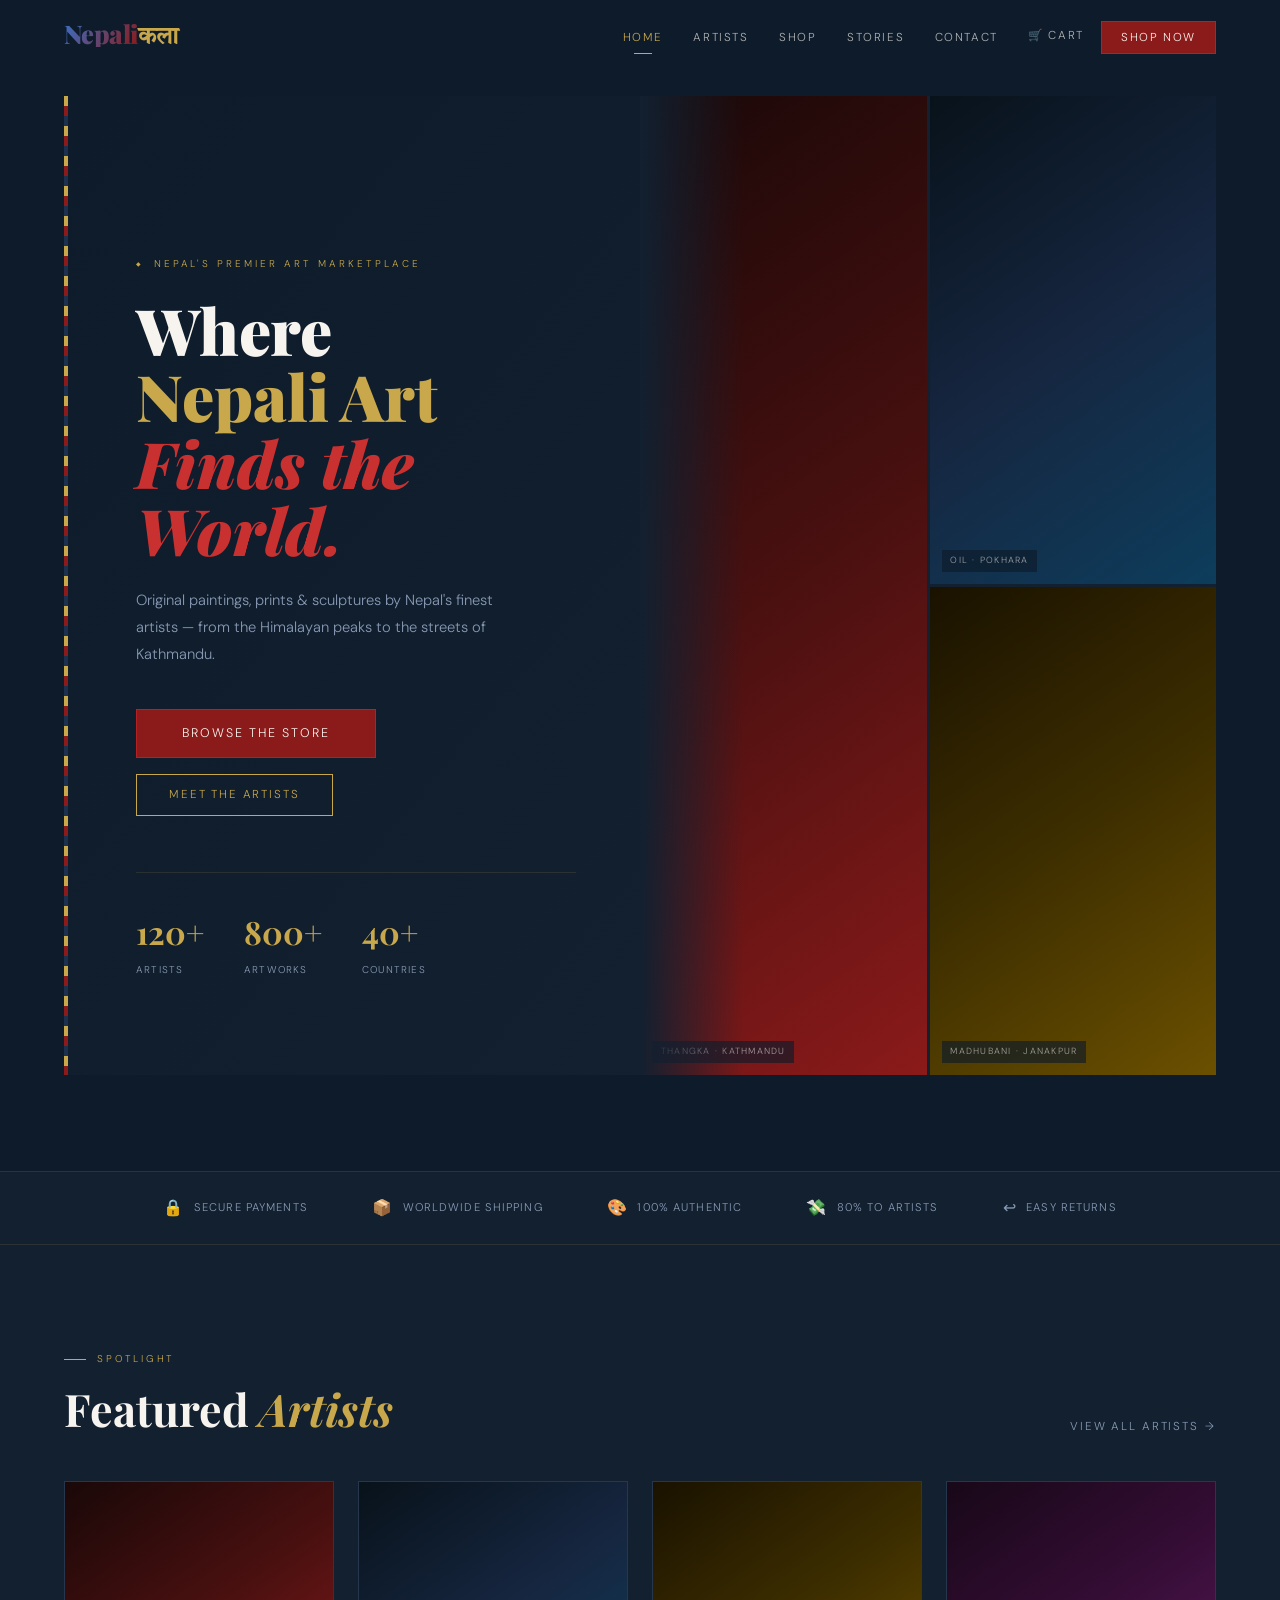
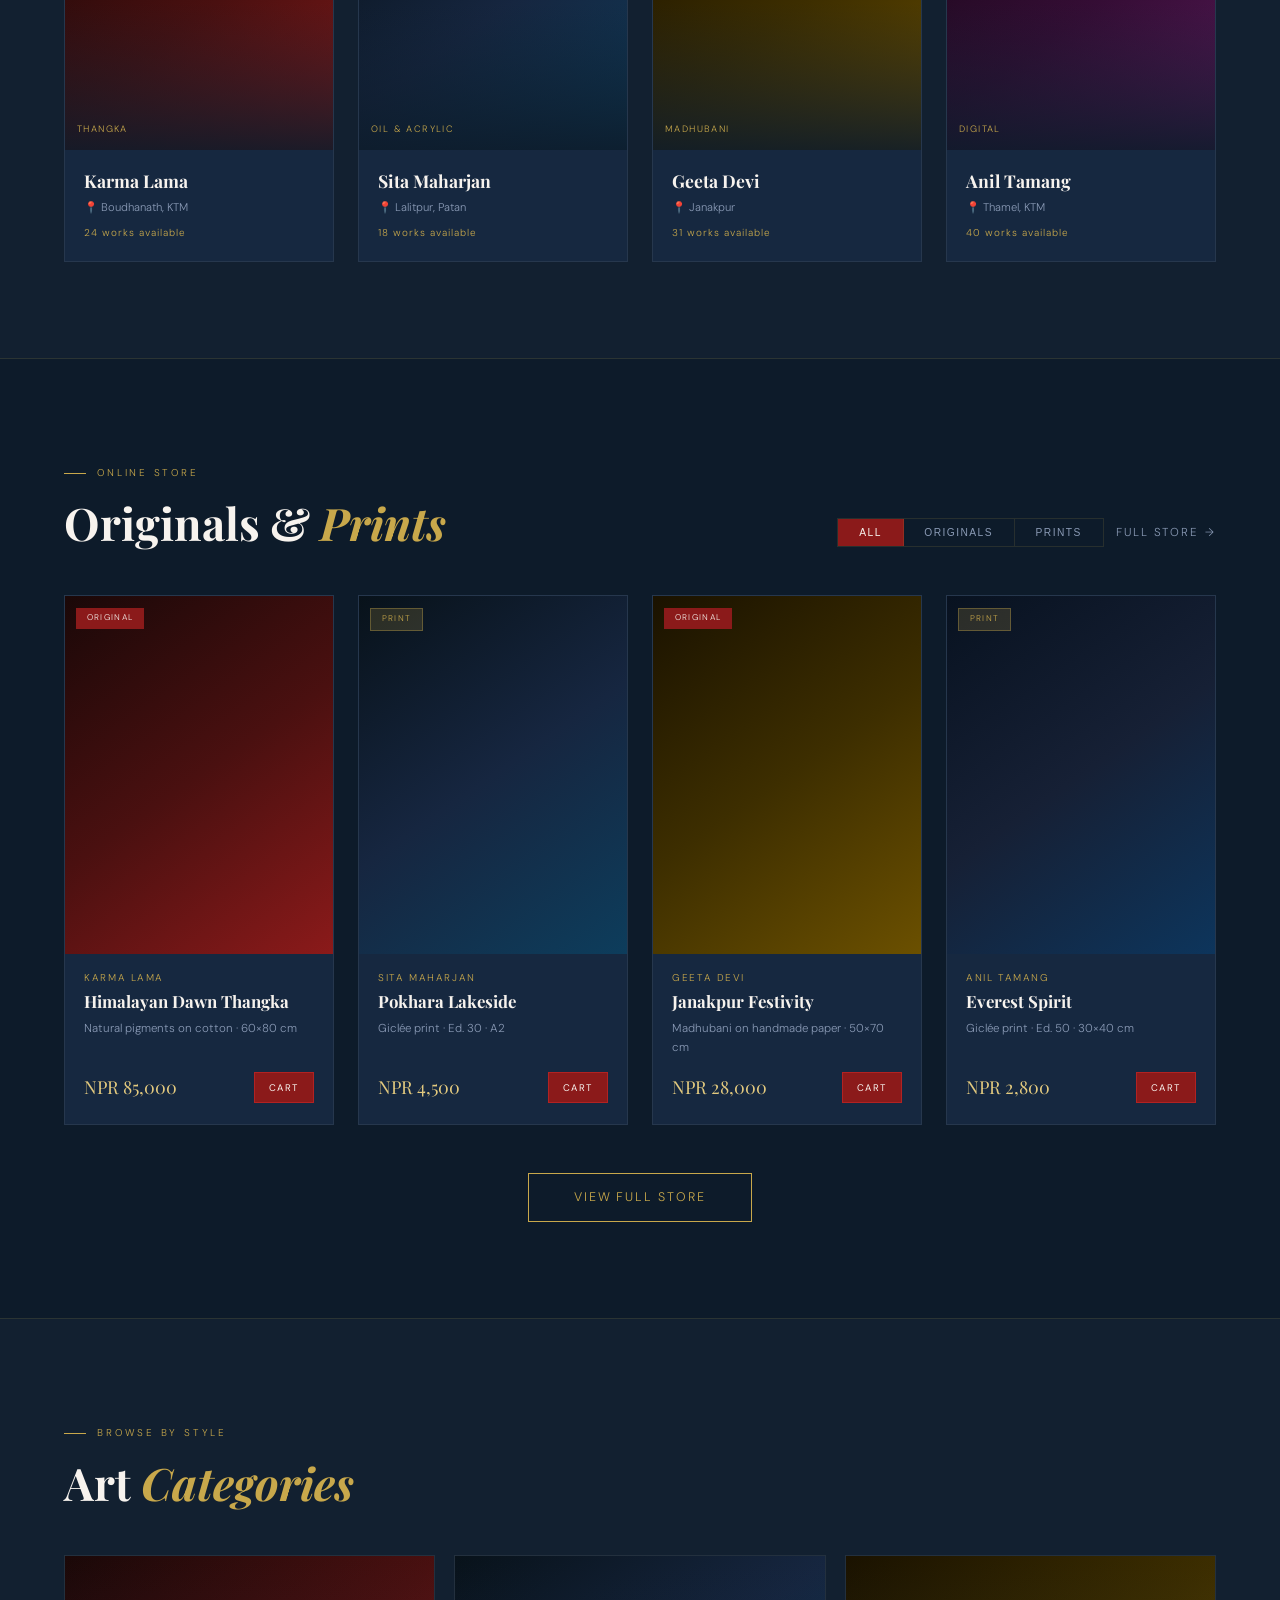
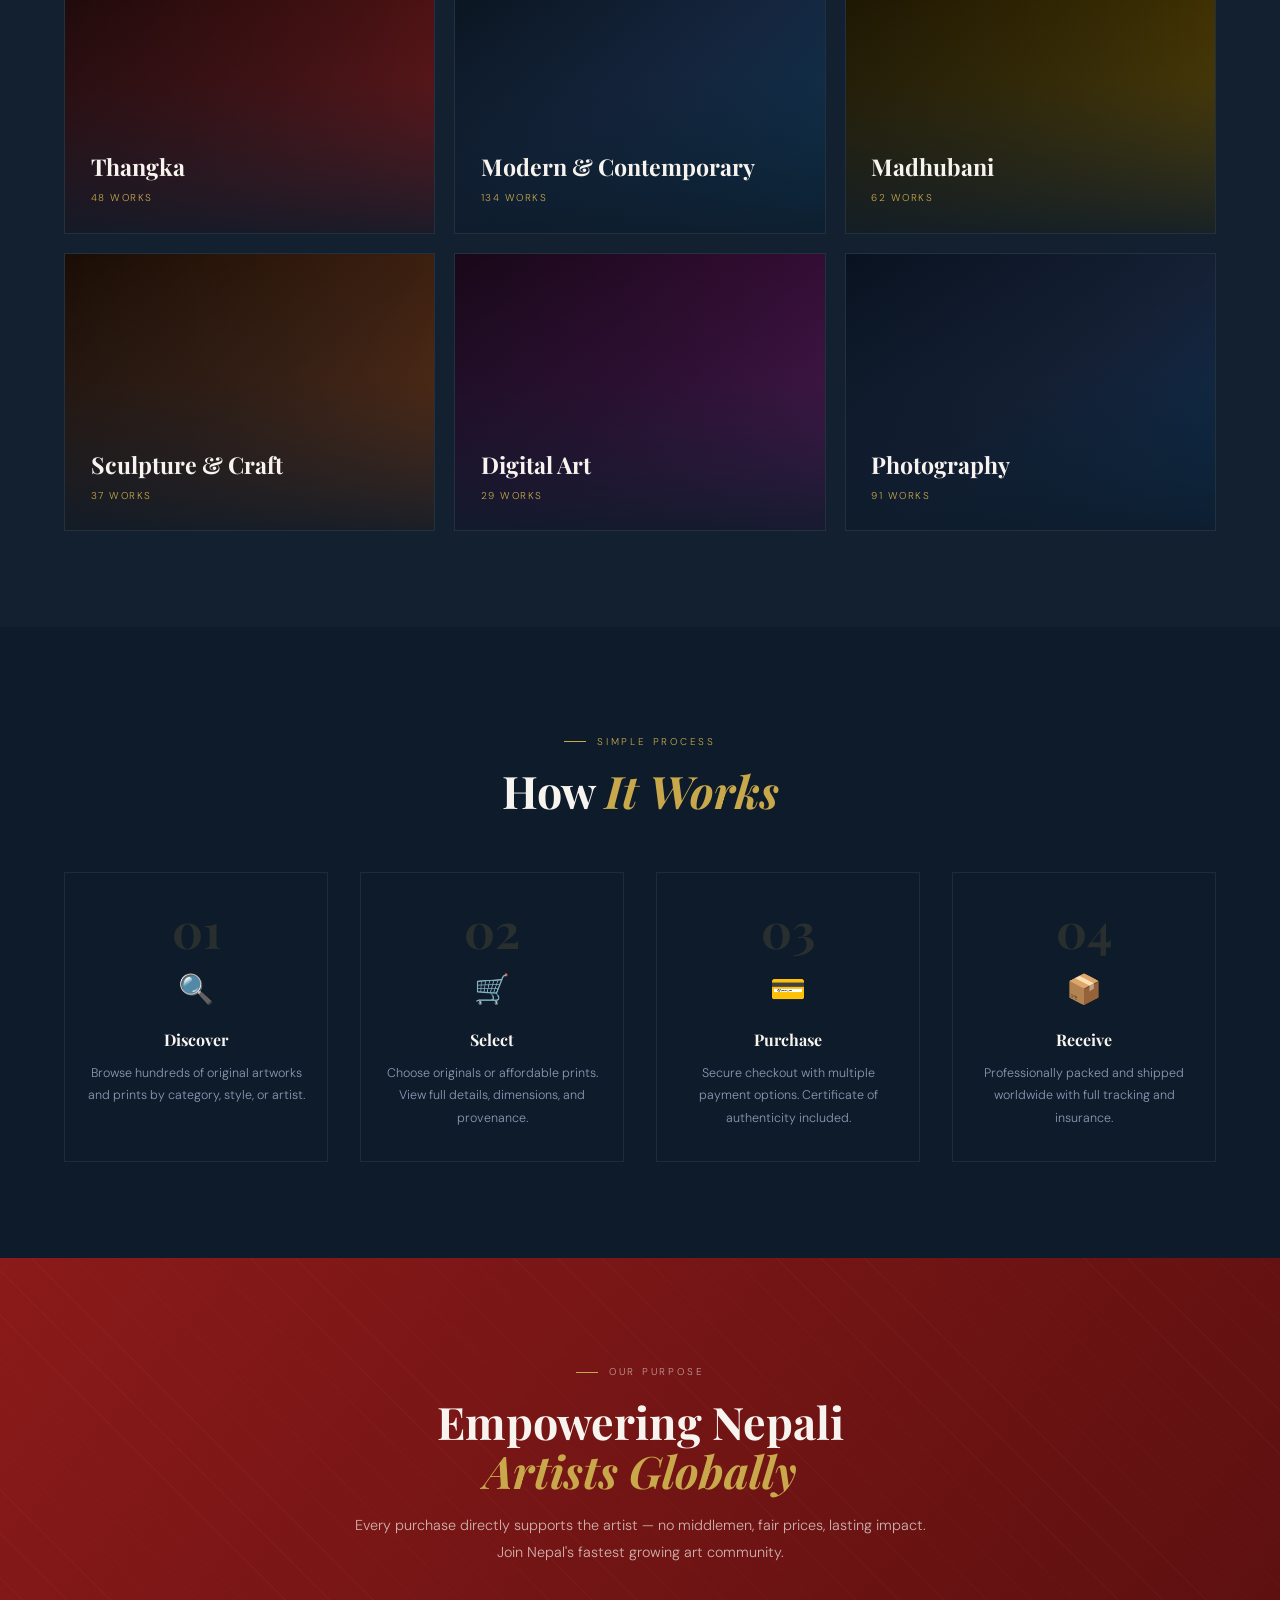
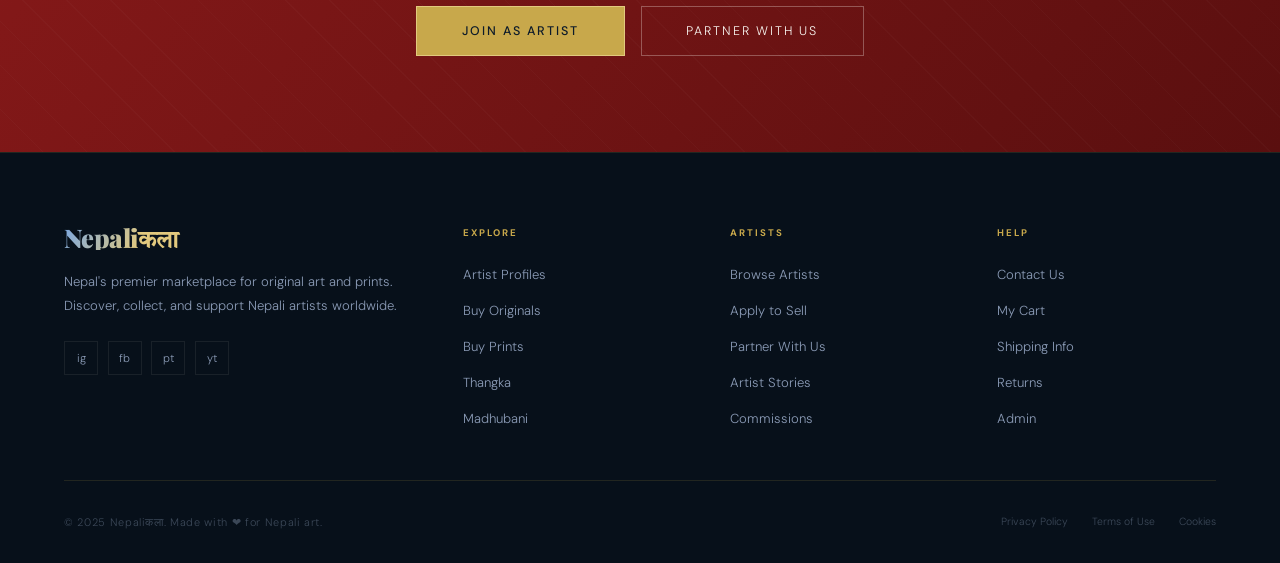
<file: index.html>
<!DOCTYPE html>
<html lang="en">
<head>
<meta charset="UTF-8"/><meta name="viewport" content="width=device-width,initial-scale=1.0"/>
<title>Nepaliकला — Nepal's Premier Art Marketplace</title>
<link rel="stylesheet" href="styles.css"/>
<style>
/* ── HERO ── */
#hero{min-height:100vh;display:grid;grid-template-columns:1fr 1fr;align-items:stretch;position:relative;overflow:hidden}
.hero-left{display:flex;flex-direction:column;justify-content:center;padding:10rem 4rem 6rem 4.5rem;position:relative;z-index:2;background:linear-gradient(130deg,var(--navy) 0%,var(--navy-mid) 100%)}
.hero-left .dhaka-stripe{left:0}
.hero-kicker{font-size:.62rem;letter-spacing:.3em;text-transform:uppercase;color:var(--gold);margin-bottom:1.5rem;opacity:0;animation:fadeUp .8s .2s forwards;display:flex;align-items:center;gap:.6rem}
.hero-kicker::before{content:'◆';font-size:.35rem}
.hero-h1{font-family:var(--serif);font-size:clamp(2.8rem,5vw,6rem);font-weight:900;line-height:1.04;color:var(--ivory);opacity:0;animation:fadeUp .9s .4s forwards}
.hero-h1 .lg{color:var(--gold);display:block}
.hero-h1 .lr{color:var(--red-lite);font-style:italic;display:block}
.hero-sub{margin-top:1.5rem;max-width:400px;font-size:.92rem;color:var(--muted);line-height:1.85;opacity:0;animation:fadeUp .9s .6s forwards}
.hero-cta{margin-top:2.5rem;display:flex;gap:1rem;flex-wrap:wrap;opacity:0;animation:fadeUp .9s .8s forwards}
.hero-stats{margin-top:3.5rem;display:flex;gap:2.5rem;padding-top:2rem;border-top:1px solid var(--border);opacity:0;animation:fadeUp .9s 1s forwards}
.stat-num{font-family:var(--serif);font-size:2rem;font-weight:700;color:var(--gold)}
.stat-lbl{font-size:.62rem;letter-spacing:.12em;text-transform:uppercase;color:var(--muted);margin-top:.15rem}
.hero-right{position:relative;overflow:hidden;background:var(--navy-mid);opacity:0;animation:fadeIn 1.2s .3s forwards}
.hero-mosaic{display:grid;grid-template-columns:1fr 1fr;grid-template-rows:1fr 1fr;height:100%;gap:3px}
.mosaic-cell{overflow:hidden;position:relative}
.mosaic-cell .ap{width:100%;height:100%;min-height:220px;transition:transform .7s ease}
.mosaic-cell:hover .ap{transform:scale(1.05)}
.mosaic-cell:nth-child(1){grid-row:1/3}
.mosaic-lbl{position:absolute;bottom:.75rem;left:.75rem;font-size:.56rem;letter-spacing:.14em;text-transform:uppercase;color:rgba(247,243,238,.6);background:rgba(13,27,42,.65);padding:.2rem .55rem}
.hero-right-fade{position:absolute;inset:0;background:linear-gradient(to right,var(--navy-mid) 0%,transparent 18%);pointer-events:none}

/* ── TRUST BAR ── */
.trust-bar{background:var(--navy-mid);border-top:1px solid var(--border);border-bottom:1px solid var(--border);padding:1.4rem 4rem;display:flex;justify-content:center;gap:4rem;flex-wrap:wrap;position:relative;z-index:1}
.trust-item{display:flex;align-items:center;gap:.6rem;font-size:.7rem;letter-spacing:.1em;text-transform:uppercase;color:var(--muted)}
.trust-icon{font-size:1rem}

/* ── FEATURED ARTISTS ── */
#featured-artists{background:var(--navy-mid);border-bottom:1px solid var(--border)}
.section-header{display:flex;justify-content:space-between;align-items:flex-end;margin-bottom:3rem;flex-wrap:wrap;gap:1rem}
.artists-grid{display:grid;grid-template-columns:repeat(4,1fr);gap:1.5rem}

/* ── STORE ── */
#store{background:var(--navy)}
.store-tabs{display:flex;gap:0;border:1px solid var(--border)}
.store-tab{padding:.52rem 1.3rem;font-size:.64rem;letter-spacing:.14em;text-transform:uppercase;background:none;border:none;border-right:1px solid var(--border);color:var(--muted);cursor:pointer;transition:background .25s,color .25s}
.store-tab:last-child{border-right:none}
.store-tab.active{background:var(--crimson);color:var(--ivory)}
.store-tab:hover:not(.active){color:var(--gold)}
.store-grid{display:grid;grid-template-columns:repeat(4,1fr);gap:1.5rem;margin-top:3rem}

/* ── CATEGORIES ── */
#categories{background:var(--navy-mid);border-top:1px solid var(--border)}
.cat-grid{display:grid;grid-template-columns:repeat(3,1fr);gap:1.2rem;margin-top:3rem}
.cat-card{display:block;text-decoration:none;position:relative;overflow:hidden;aspect-ratio:4/3;border:1px solid var(--border-w);transition:border-color .35s,box-shadow .35s}
.cat-card:hover{border-color:rgba(200,168,75,.45);box-shadow:0 8px 32px rgba(0,0,0,.5)}
.cat-card .ap{width:100%;height:100%;transition:transform .6s}
.cat-card:hover .ap{transform:scale(1.05)}
.cat-overlay{position:absolute;inset:0;background:linear-gradient(to top,rgba(13,27,42,.88) 0%,rgba(13,27,42,.2) 55%,transparent 100%);display:flex;flex-direction:column;justify-content:flex-end;padding:1.6rem}
.cat-name{font-family:var(--serif);font-size:1.45rem;font-weight:700;color:var(--ivory);margin-bottom:.25rem}
.cat-count{font-size:.62rem;letter-spacing:.15em;text-transform:uppercase;color:var(--gold)}

/* ── MISSION ── */
#mission{background:linear-gradient(130deg,var(--crimson) 0%,#5a0f0f 100%);text-align:center;padding:6rem 4rem;position:relative;overflow:hidden}
#mission::before{content:'';position:absolute;inset:0;background:repeating-linear-gradient(45deg,transparent,transparent 30px,rgba(255,255,255,.018) 30px,rgba(255,255,255,.018) 31px)}
#mission .section-title{color:var(--ivory)}
#mission .section-sub{color:rgba(247,243,238,.7);margin:1rem auto 2.5rem;max-width:600px}

/* ── HOW IT WORKS ── */
#how{background:var(--navy)}
.steps-grid{display:grid;grid-template-columns:repeat(4,1fr);gap:2rem;margin-top:3.5rem}
.step-card{text-align:center;padding:2rem 1.2rem;border:1px solid var(--border-w);transition:border-color .3s}
.step-card:hover{border-color:var(--border)}
.step-num{font-family:var(--serif);font-size:3rem;font-weight:700;color:rgba(200,168,75,.15);line-height:1;margin-bottom:.8rem}
.step-icon{font-size:1.8rem;margin-bottom:.75rem}
.step-title{font-family:var(--serif);font-size:1rem;font-weight:700;color:var(--ivory);margin-bottom:.5rem}
.step-desc{font-size:.78rem;color:var(--muted);line-height:1.8}

@media(max-width:960px){
  #hero{grid-template-columns:1fr}
  .hero-right{height:55vw}
  .hero-left{padding:8rem 1.5rem 4rem 2rem}
  .trust-bar{padding:1.2rem 1.5rem;gap:2rem}
  .artists-grid,.store-grid{grid-template-columns:1fr 1fr}
  .cat-grid{grid-template-columns:1fr 1fr}
  .steps-grid{grid-template-columns:1fr 1fr}
  #mission{padding:4rem 1.5rem}
}
@media(max-width:600px){
  .artists-grid,.store-grid{grid-template-columns:1fr}
  .cat-grid{grid-template-columns:1fr}
  .steps-grid{grid-template-columns:1fr}
  .hero-stats{gap:1.5rem}
}
</style>
</head>
<body>

<!-- NAV -->
<nav id="navbar">
  <a href="/" class="brand"><span class="brand-latin">Nepali</span><span class="brand-deva">कला</span></a>
  <ul class="nav-links">
    <li><a href="/" class="active">Home</a></li>
    <li><a href="artistinfo.html">Artists</a></li>
    <li><a href="shop.html">Shop</a></li>
    <li><a href="blog.html">Stories</a></li>
    <li><a href="contact.html">Contact</a></li>
    <li class="nav-cart-wrap"><a href="cart.html" class="nav-links a" style="position:relative">🛒 Cart <span class="cart-count" style="display:none">0</span></a></li>
    <li><a href="shop.html" class="nav-cta">Shop Now</a></li>
  </ul>
  <div class="hamburger"><span></span><span></span><span></span></div>
</nav>

<!-- HERO -->
<section id="hero">
  <div class="hero-left">
    <div class="dhaka-stripe"></div>
    <p class="hero-kicker">Nepal's Premier Art Marketplace</p>
    <h1 class="hero-h1">
      Where<br>
      <span class="lg">Nepali Art</span>
      <span class="lr">Finds the World.</span>
    </h1>
    <p class="hero-sub">Original paintings, prints & sculptures by Nepal's finest artists — from the Himalayan peaks to the streets of Kathmandu.</p>
    <div class="hero-cta">
      <a href="shop.html" class="btn btn-primary btn-lg">Browse the Store</a>
      <a href="artistinfo.html" class="btn btn-outline">Meet the Artists</a>
    </div>
    <div class="hero-stats">
      <div><div class="stat-num">120+</div><div class="stat-lbl">Artists</div></div>
      <div><div class="stat-num">800+</div><div class="stat-lbl">Artworks</div></div>
      <div><div class="stat-num">40+</div><div class="stat-lbl">Countries</div></div>
    </div>
  </div>
  <div class="hero-right">
    <div class="hero-mosaic">
      <div class="mosaic-cell"><div class="ap ap8"></div><span class="mosaic-lbl">Thangka · Kathmandu</span></div>
      <div class="mosaic-cell"><div class="ap ap2"></div><span class="mosaic-lbl">Oil · Pokhara</span></div>
      <div class="mosaic-cell"><div class="ap ap3"></div><span class="mosaic-lbl">Madhubani · Janakpur</span></div>
    </div>
    <div class="hero-right-fade"></div>
  </div>
</section>

<!-- TRUST BAR -->
<div class="trust-bar">
  <div class="trust-item"><span class="trust-icon">🔒</span>Secure Payments</div>
  <div class="trust-item"><span class="trust-icon">📦</span>Worldwide Shipping</div>
  <div class="trust-item"><span class="trust-icon">🎨</span>100% Authentic</div>
  <div class="trust-item"><span class="trust-icon">💸</span>80% to Artists</div>
  <div class="trust-item"><span class="trust-icon">↩</span>Easy Returns</div>
</div>

<!-- FEATURED ARTISTS -->
<section id="featured-artists">
  <div class="section-header reveal">
    <div><p class="eyebrow">Spotlight</p><h2 class="section-title">Featured <em>Artists</em></h2></div>
    <a href="artistinfo.html" class="btn btn-ghost">View all artists <span class="arr">→</span></a>
  </div>
  <div class="artists-grid">
    <a href="artist-detail.html?id=1" class="artist-card reveal reveal-delay-1">
      <div class="artist-portrait"><div class="ap ap8"></div><div class="artist-portrait-overlay"></div><span class="artist-style-tag">Thangka</span></div>
      <div class="artist-card-body"><div class="artist-card-name">Karma Lama</div><div class="artist-card-loc">📍 Boudhanath, KTM</div><div class="artist-card-works">24 works available</div></div>
    </a>
    <a href="artist-detail.html?id=2" class="artist-card reveal reveal-delay-2">
      <div class="artist-portrait"><div class="ap ap2"></div><div class="artist-portrait-overlay"></div><span class="artist-style-tag">Oil & Acrylic</span></div>
      <div class="artist-card-body"><div class="artist-card-name">Sita Maharjan</div><div class="artist-card-loc">📍 Lalitpur, Patan</div><div class="artist-card-works">18 works available</div></div>
    </a>
    <a href="artist-detail.html?id=3" class="artist-card reveal reveal-delay-3">
      <div class="artist-portrait"><div class="ap ap3"></div><div class="artist-portrait-overlay"></div><span class="artist-style-tag">Madhubani</span></div>
      <div class="artist-card-body"><div class="artist-card-name">Geeta Devi</div><div class="artist-card-loc">📍 Janakpur</div><div class="artist-card-works">31 works available</div></div>
    </a>
    <a href="artist-detail.html?id=4" class="artist-card reveal reveal-delay-4">
      <div class="artist-portrait"><div class="ap ap5"></div><div class="artist-portrait-overlay"></div><span class="artist-style-tag">Digital</span></div>
      <div class="artist-card-body"><div class="artist-card-name">Anil Tamang</div><div class="artist-card-loc">📍 Thamel, KTM</div><div class="artist-card-works">40 works available</div></div>
    </a>
  </div>
</section>

<!-- STORE PREVIEW -->
<section id="store">
  <div class="section-header reveal">
    <div><p class="eyebrow">Online Store</p><h2 class="section-title">Originals &amp; <em>Prints</em></h2></div>
    <div style="display:flex;gap:.8rem;align-items:center;flex-wrap:wrap">
      <div class="store-tabs filter-group">
        <button class="store-tab filter-btn active" data-filter="all">All</button>
        <button class="store-tab filter-btn" data-filter="original">Originals</button>
        <button class="store-tab filter-btn" data-filter="print">Prints</button>
      </div>
      <a href="shop.html" class="btn btn-ghost">Full store <span class="arr">→</span></a>
    </div>
  </div>
  <div class="store-grid filterable-grid">

    <div class="product-card reveal reveal-delay-1" data-category="original" data-product-id="p1" data-title="Himalayan Dawn Thangka" data-price="85000" data-artist="Karma Lama" data-type="original">
      <div class="product-thumb"><div class="ap ap8"></div><span class="product-badge badge-original">Original</span>
        <div class="product-thumb-overlay">
          <a href="product-detail.html?id=p1" class="thumb-action">Quick View</a>
          <button class="thumb-action btn-cart">Add to Cart</button>
        </div>
      </div>
      <div class="product-info">
        <a href="artist-detail.html?id=1" class="product-artist-link">Karma Lama</a>
        <a href="product-detail.html?id=p1" class="product-title">Himalayan Dawn Thangka</a>
        <div class="product-meta">Natural pigments on cotton · 60×80 cm</div>
        <div class="product-price-row"><span class="product-price">NPR 85,000</span><button class="btn-cart">Cart</button></div>
      </div>
    </div>

    <div class="product-card reveal reveal-delay-2" data-category="print" data-product-id="p2" data-title="Pokhara Lakeside" data-price="4500" data-artist="Sita Maharjan" data-type="print">
      <div class="product-thumb"><div class="ap ap2"></div><span class="product-badge badge-print">Print</span>
        <div class="product-thumb-overlay">
          <a href="product-detail.html?id=p2" class="thumb-action">Quick View</a>
          <button class="thumb-action btn-cart">Add to Cart</button>
        </div>
      </div>
      <div class="product-info">
        <a href="artist-detail.html?id=2" class="product-artist-link">Sita Maharjan</a>
        <a href="product-detail.html?id=p2" class="product-title">Pokhara Lakeside</a>
        <div class="product-meta">Giclée print · Ed. 30 · A2</div>
        <div class="product-price-row"><span class="product-price">NPR 4,500</span><button class="btn-cart">Cart</button></div>
      </div>
    </div>

    <div class="product-card reveal reveal-delay-3" data-category="original" data-product-id="p3" data-title="Janakpur Festivity" data-price="28000" data-artist="Geeta Devi" data-type="original">
      <div class="product-thumb"><div class="ap ap3"></div><span class="product-badge badge-original">Original</span>
        <div class="product-thumb-overlay">
          <a href="product-detail.html?id=p3" class="thumb-action">Quick View</a>
          <button class="thumb-action btn-cart">Add to Cart</button>
        </div>
      </div>
      <div class="product-info">
        <a href="artist-detail.html?id=3" class="product-artist-link">Geeta Devi</a>
        <a href="product-detail.html?id=p3" class="product-title">Janakpur Festivity</a>
        <div class="product-meta">Madhubani on handmade paper · 50×70 cm</div>
        <div class="product-price-row"><span class="product-price">NPR 28,000</span><button class="btn-cart">Cart</button></div>
      </div>
    </div>

    <div class="product-card reveal reveal-delay-4" data-category="print" data-product-id="p4" data-title="Everest Spirit" data-price="2800" data-artist="Rajan Shakya" data-type="print">
      <div class="product-thumb"><div class="ap ap7"></div><span class="product-badge badge-print">Print</span>
        <div class="product-thumb-overlay">
          <a href="product-detail.html?id=p4" class="thumb-action">Quick View</a>
          <button class="thumb-action btn-cart">Add to Cart</button>
        </div>
      </div>
      <div class="product-info">
        <a href="artist-detail.html?id=4" class="product-artist-link">Anil Tamang</a>
        <a href="product-detail.html?id=p4" class="product-title">Everest Spirit</a>
        <div class="product-meta">Giclée print · Ed. 50 · 30×40 cm</div>
        <div class="product-price-row"><span class="product-price">NPR 2,800</span><button class="btn-cart">Cart</button></div>
      </div>
    </div>

  </div>
  <div style="text-align:center;margin-top:3rem" class="reveal">
    <a href="shop.html" class="btn btn-outline btn-lg">View Full Store</a>
  </div>
</section>

<!-- CATEGORIES -->
<section id="categories">
  <div class="reveal"><p class="eyebrow">Browse by Style</p><h2 class="section-title">Art <em>Categories</em></h2></div>
  <div class="cat-grid reveal">
    <a href="category.html?cat=thangka" class="cat-card"><div class="ap ap8"></div><div class="cat-overlay"><div class="cat-name">Thangka</div><div class="cat-count">48 works</div></div></a>
    <a href="category.html?cat=modern" class="cat-card"><div class="ap ap2"></div><div class="cat-overlay"><div class="cat-name">Modern &amp; Contemporary</div><div class="cat-count">134 works</div></div></a>
    <a href="category.html?cat=madhubani" class="cat-card"><div class="ap ap3"></div><div class="cat-overlay"><div class="cat-name">Madhubani</div><div class="cat-count">62 works</div></div></a>
    <a href="category.html?cat=sculpture" class="cat-card"><div class="ap ap6"></div><div class="cat-overlay"><div class="cat-name">Sculpture &amp; Craft</div><div class="cat-count">37 works</div></div></a>
    <a href="category.html?cat=digital" class="cat-card"><div class="ap ap5"></div><div class="cat-overlay"><div class="cat-name">Digital Art</div><div class="cat-count">29 works</div></div></a>
    <a href="category.html?cat=photography" class="cat-card"><div class="ap ap7"></div><div class="cat-overlay"><div class="cat-name">Photography</div><div class="cat-count">91 works</div></div></a>
  </div>
</section>

<!-- HOW IT WORKS -->
<section id="how">
  <div class="reveal" style="text-align:center"><p class="eyebrow" style="justify-content:center">Simple Process</p><h2 class="section-title">How <em>It Works</em></h2></div>
  <div class="steps-grid">
    <div class="step-card reveal reveal-delay-1"><div class="step-num">01</div><div class="step-icon">🔍</div><h3 class="step-title">Discover</h3><p class="step-desc">Browse hundreds of original artworks and prints by category, style, or artist.</p></div>
    <div class="step-card reveal reveal-delay-2"><div class="step-num">02</div><div class="step-icon">🛒</div><h3 class="step-title">Select</h3><p class="step-desc">Choose originals or affordable prints. View full details, dimensions, and provenance.</p></div>
    <div class="step-card reveal reveal-delay-3"><div class="step-num">03</div><div class="step-icon">💳</div><h3 class="step-title">Purchase</h3><p class="step-desc">Secure checkout with multiple payment options. Certificate of authenticity included.</p></div>
    <div class="step-card reveal reveal-delay-4"><div class="step-num">04</div><div class="step-icon">📦</div><h3 class="step-title">Receive</h3><p class="step-desc">Professionally packed and shipped worldwide with full tracking and insurance.</p></div>
  </div>
</section>

<!-- MISSION -->
<section id="mission" class="reveal">
  <p class="eyebrow" style="justify-content:center;color:rgba(247,243,238,.6)">Our Purpose</p>
  <h2 class="section-title" style="color:var(--ivory)">Empowering Nepali<br><em>Artists Globally</em></h2>
  <p class="section-sub" style="color:rgba(247,243,238,.7);margin:1rem auto 2.5rem">Every purchase directly supports the artist — no middlemen, fair prices, lasting impact. Join Nepal's fastest growing art community.</p>
  <div style="display:flex;gap:1rem;justify-content:center;flex-wrap:wrap">
    <a href="join.html" class="btn btn-gold btn-lg">Join as Artist</a>
    <a href="partner.html" class="btn btn-outline-w btn-lg">Partner With Us</a>
  </div>
</section>

<!-- FOOTER -->
<footer class="site-footer">
  <div class="footer-grid">
    <div>
      <a href="/" class="brand brand-light footer-brand"><span class="brand-latin">Nepali</span><span class="brand-deva">कला</span></a>
      <p class="footer-desc">Nepal's premier marketplace for original art and prints. Discover, collect, and support Nepali artists worldwide.</p>
      <div class="footer-social-row">
        <a href="#" class="footer-social-btn">ig</a>
        <a href="#" class="footer-social-btn">fb</a>
        <a href="#" class="footer-social-btn">pt</a>
        <a href="#" class="footer-social-btn">yt</a>
      </div>
    </div>
    <div class="footer-col"><h4>Explore</h4><ul>
      <li><a href="artistinfo.html">Artist Profiles</a></li>
      <li><a href="shop.html">Buy Originals</a></li>
      <li><a href="shop.html">Buy Prints</a></li>
      <li><a href="category.html?cat=thangka">Thangka</a></li>
      <li><a href="category.html?cat=madhubani">Madhubani</a></li>
    </ul></div>
    <div class="footer-col"><h4>Artists</h4><ul>
      <li><a href="artistinfo.html">Browse Artists</a></li>
      <li><a href="join.html">Apply to Sell</a></li>
      <li><a href="partner.html">Partner With Us</a></li>
      <li><a href="blog.html">Artist Stories</a></li>
      <li><a href="contact.html">Commissions</a></li>
    </ul></div>
    <div class="footer-col"><h4>Help</h4><ul>
      <li><a href="contact.html">Contact Us</a></li>
      <li><a href="cart.html">My Cart</a></li>
      <li><a href="#">Shipping Info</a></li>
      <li><a href="#">Returns</a></li>
      <li><a href="admin.html">Admin</a></li>
    </ul></div>
  </div>
  <div class="footer-bottom">
    <div class="footer-copy">© 2025 Nepaliकला. Made with ❤ for Nepali art.</div>
    <div class="footer-links">
      <a href="#">Privacy Policy</a>
      <a href="#">Terms of Use</a>
      <a href="#">Cookies</a>
    </div>
  </div>
</footer>

<script src="script.js"></script>
</body>
</html>
</file>
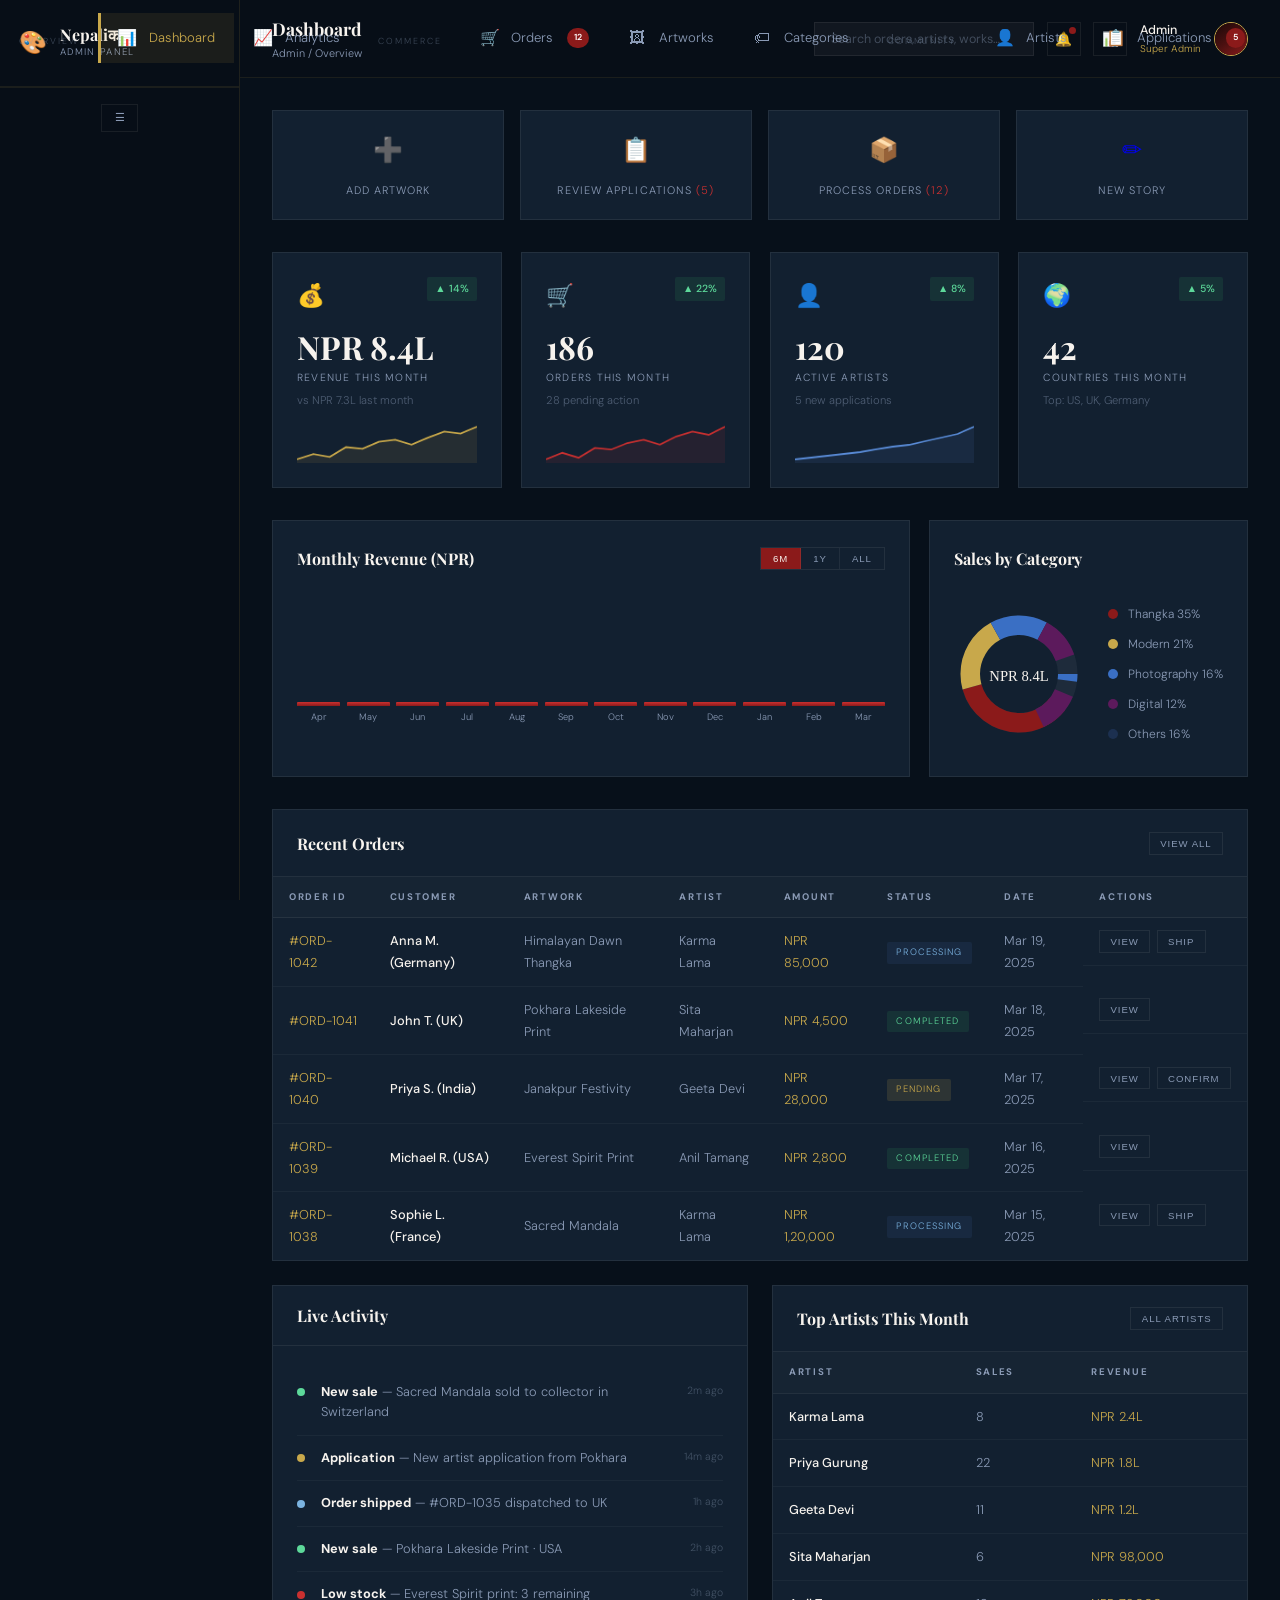
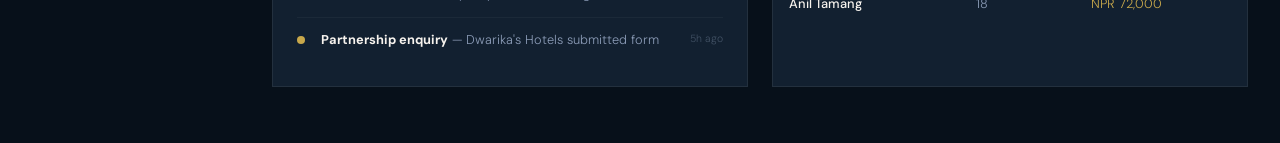
<file: admin.html>
<!DOCTYPE html>
<html lang="en">
<head>
<meta charset="UTF-8"/><meta name="viewport" content="width=device-width,initial-scale=1.0"/>
<title>Admin — Nepaliकला</title>
<link rel="stylesheet" href="styles.css"/>
<style>
/* ═══════════════════════════════════════
   ADMIN LAYOUT
═══════════════════════════════════════ */
body{background:#07101a}
.admin-shell{display:flex;min-height:100vh}

/* SIDEBAR */
.admin-sidebar{width:240px;background:#070e17;border-right:1px solid rgba(200,168,75,.12);display:flex;flex-direction:column;position:fixed;top:0;left:0;height:100vh;z-index:300;transition:width .3s}
.admin-sidebar.collapsed{width:60px}
.admin-sidebar.collapsed .sb-label,.admin-sidebar.collapsed .sidebar-brand-text,.admin-sidebar.collapsed .sb-section-label{opacity:0;pointer-events:none}
.sidebar-brand{display:flex;align-items:center;gap:.8rem;padding:1.5rem 1.2rem;border-bottom:1px solid rgba(200,168,75,.1);flex-shrink:0}
.sb-brand-icon{font-size:1.4rem;flex-shrink:0}
.sidebar-brand-text{white-space:nowrap;overflow:hidden}
.sidebar-brand-title{font-family:var(--serif);font-size:1rem;font-weight:700;color:var(--ivory);line-height:1.2}
.sidebar-brand-sub{font-size:.6rem;letter-spacing:.14em;text-transform:uppercase;color:var(--muted)}
.sb-nav{flex:1;overflow-y:auto;padding:.8rem 0}
.sb-nav::-webkit-scrollbar{width:3px}
.sb-nav::-webkit-scrollbar-thumb{background:var(--border)}
.sb-section-label{font-size:.55rem;letter-spacing:.22em;text-transform:uppercase;color:rgba(138,154,181,.4);padding:.8rem 1.2rem .3rem;transition:opacity .3s}
.sb-item{display:flex;align-items:center;gap:.85rem;padding:.72rem 1.2rem;text-decoration:none;color:var(--muted);font-size:.82rem;transition:color .2s,background .2s;position:relative;white-space:nowrap}
.sb-item:hover{color:var(--gold);background:rgba(200,168,75,.06)}
.sb-item.active{color:var(--gold);background:rgba(200,168,75,.1)}
.sb-item.active::before{content:'';position:absolute;left:0;top:0;height:100%;width:3px;background:var(--gold)}
.sb-icon{font-size:1rem;flex-shrink:0;width:18px;text-align:center}
.sb-label{transition:opacity .3s}
.sb-badge{margin-left:auto;background:var(--crimson);color:#fff;font-size:.55rem;font-weight:600;padding:.15rem .45rem;border-radius:10px;flex-shrink:0}
.sb-toggle{padding:1rem 1.2rem;border-top:1px solid rgba(200,168,75,.1);display:flex;justify-content:center}
.sb-toggle-btn{background:none;border:1px solid var(--border-w);color:var(--muted);padding:.4rem .8rem;font-size:.7rem;cursor:pointer;transition:color .2s,border-color .2s}
.sb-toggle-btn:hover{color:var(--gold);border-color:var(--gold)}

/* MAIN */
.admin-main{margin-left:240px;flex:1;transition:margin-left .3s;min-height:100vh;display:flex;flex-direction:column}
.admin-sidebar.collapsed ~ .admin-main{margin-left:60px}

/* TOP BAR */
.admin-topbar{background:#070e17;border-bottom:1px solid rgba(200,168,75,.1);padding:.9rem 2rem;display:flex;align-items:center;justify-content:space-between;position:sticky;top:0;z-index:200;flex-shrink:0}
.tb-left{display:flex;align-items:center;gap:1rem}
.tb-page-title{font-family:var(--serif);font-size:1.1rem;font-weight:700;color:var(--ivory)}
.tb-breadcrumb{font-size:.68rem;color:var(--muted)}
.tb-right{display:flex;align-items:center;gap:.8rem}
.tb-search{background:rgba(255,255,255,.04);border:1px solid var(--border-w);padding:.5rem 1rem;font-family:var(--body);font-size:.78rem;color:var(--ivory);outline:none;width:220px;transition:border-color .25s}
.tb-search:focus{border-color:var(--gold)}
.tb-search::placeholder{color:rgba(138,154,181,.4)}
.tb-icon-btn{width:34px;height:34px;border:1px solid var(--border-w);background:none;color:var(--muted);cursor:pointer;display:flex;align-items:center;justify-content:center;font-size:.85rem;transition:all .2s;position:relative}
.tb-icon-btn:hover{color:var(--gold);border-color:var(--gold)}
.tb-notif-dot{position:absolute;top:4px;right:4px;width:7px;height:7px;border-radius:50%;background:var(--crimson)}
.tb-avatar{width:34px;height:34px;border-radius:50%;background:var(--navy-lite);border:1px solid var(--gold);overflow:hidden;cursor:pointer}
.tb-avatar .ap{width:100%;height:100%}
.tb-user-info{text-align:right}
.tb-user-name{font-size:.78rem;color:var(--ivory);font-weight:500}
.tb-user-role{font-size:.62rem;color:var(--gold)}

/* CONTENT */
.admin-content{padding:2rem;flex:1}

/* TAB PANELS */
.admin-panel{display:none}
.admin-panel.active{display:block}

/* STAT CARDS */
.stat-cards{display:grid;grid-template-columns:repeat(4,1fr);gap:1.2rem;margin-bottom:2rem}
.stat-card{background:var(--navy-mid);border:1px solid var(--border-w);padding:1.5rem;transition:border-color .3s,transform .3s}
.stat-card:hover{border-color:var(--border);transform:translateY(-2px)}
.sc-header{display:flex;justify-content:space-between;align-items:flex-start;margin-bottom:1rem}
.sc-icon{font-size:1.4rem}
.sc-trend{font-size:.65rem;padding:.2rem .5rem;border-radius:2px;font-weight:500}
.sc-trend.up{background:rgba(42,122,80,.2);color:#5dd99a}
.sc-trend.down{background:rgba(139,26,26,.2);color:var(--red-lite)}
.sc-value{font-family:var(--serif);font-size:2rem;font-weight:700;color:var(--ivory);line-height:1}
.sc-label{font-size:.65rem;letter-spacing:.12em;text-transform:uppercase;color:var(--muted);margin-top:.4rem}
.sc-sub{font-size:.7rem;color:rgba(138,154,181,.5);margin-top:.25rem}
canvas.sparkline{width:100%!important;height:40px!important;margin-top:.8rem;display:block}

/* CHARTS ROW */
.charts-row{display:grid;grid-template-columns:2fr 1fr;gap:1.2rem;margin-bottom:2rem}
.chart-card{background:var(--navy-mid);border:1px solid var(--border-w);padding:1.5rem}
.chart-card-header{display:flex;justify-content:space-between;align-items:center;margin-bottom:1.5rem}
.chart-card-title{font-family:var(--serif);font-size:1rem;font-weight:700;color:var(--ivory)}
.chart-period-tabs{display:flex;gap:0;border:1px solid var(--border-w)}
.cp-tab{padding:.3rem .75rem;font-size:.6rem;letter-spacing:.1em;text-transform:uppercase;background:none;border:none;border-right:1px solid var(--border-w);color:var(--muted);cursor:pointer;transition:all .2s}
.cp-tab:last-child{border-right:none}
.cp-tab.active{background:var(--crimson);color:var(--ivory)}
.bar-chart{display:flex;align-items:flex-end;gap:.4rem;height:130px;padding-top:1rem}
.bar-wrap{flex:1;display:flex;flex-direction:column;align-items:center;gap:.3rem}
.bar{width:100%;background:linear-gradient(to top,var(--crimson),var(--red-lite));border-radius:1px 1px 0 0;transition:height .8s ease;min-height:4px}
.bar:hover{filter:brightness(1.2)}
.bar-lbl{font-size:.58rem;color:var(--muted);text-align:center}

/* DONUT */
.donut-wrap{display:flex;align-items:center;justify-content:center;gap:1.5rem;flex-wrap:wrap;padding:.5rem 0}
.donut-svg{flex-shrink:0}
.donut-legend{display:flex;flex-direction:column;gap:.6rem}
.dl-item{display:flex;align-items:center;gap:.6rem;font-size:.75rem;color:var(--muted)}
.dl-dot{width:10px;height:10px;border-radius:50%;flex-shrink:0}

/* TABLES */
.admin-table-card{background:var(--navy-mid);border:1px solid var(--border-w);margin-bottom:1.5rem;overflow:hidden}
.atc-header{display:flex;justify-content:space-between;align-items:center;padding:1.2rem 1.5rem;border-bottom:1px solid var(--border-w)}
.atc-title{font-family:var(--serif);font-size:1rem;font-weight:700;color:var(--ivory)}
.atc-actions{display:flex;gap:.6rem}
table{width:100%;border-collapse:collapse}
th{font-size:.6rem;letter-spacing:.18em;text-transform:uppercase;color:var(--muted);padding:.75rem 1rem;text-align:left;border-bottom:1px solid var(--border-w);white-space:nowrap;background:rgba(255,255,255,.015)}
td{font-size:.8rem;color:var(--muted);padding:.75rem 1rem;border-bottom:1px solid rgba(247,243,238,.04)}
tr:last-child td{border-bottom:none}
tr:hover td{background:rgba(255,255,255,.018);color:var(--ivory)}
.td-strong{color:var(--ivory);font-weight:500}
.td-gold{color:var(--gold)}
.status-badge{display:inline-block;padding:.18rem .6rem;font-size:.58rem;letter-spacing:.12em;text-transform:uppercase;border-radius:2px}
.status-completed{background:rgba(42,122,80,.2);color:#5dd99a}
.status-pending{background:rgba(200,168,75,.15);color:var(--gold)}
.status-processing{background:rgba(30,50,80,.5);color:#7bb3e0}
.status-cancelled{background:rgba(139,26,26,.2);color:var(--red-lite)}
.status-active{background:rgba(42,122,80,.2);color:#5dd99a}
.status-review{background:rgba(200,168,75,.15);color:var(--gold)}
.status-inactive{background:rgba(100,100,100,.2);color:var(--muted)}
.td-actions{display:flex;gap:.4rem}
.act-btn{padding:.3rem .65rem;font-size:.6rem;letter-spacing:.1em;text-transform:uppercase;background:transparent;border:1px solid var(--border-w);color:var(--muted);cursor:pointer;transition:all .2s;white-space:nowrap}
.act-btn:hover{color:var(--gold);border-color:var(--gold)}
.act-btn.danger:hover{color:var(--red-lite);border-color:var(--red-lite)}

/* QUICK ACTIONS */
.quick-actions{display:grid;grid-template-columns:repeat(4,1fr);gap:1rem;margin-bottom:2rem}
.qa-card{background:var(--navy-mid);border:1px solid var(--border-w);padding:1.2rem 1rem;text-align:center;cursor:pointer;transition:border-color .3s,transform .3s,background .3s;text-decoration:none;display:block}
.qa-card:hover{border-color:var(--gold);transform:translateY(-2px);background:rgba(200,168,75,.04)}
.qa-icon{font-size:1.5rem;margin-bottom:.6rem}
.qa-label{font-size:.68rem;letter-spacing:.1em;text-transform:uppercase;color:var(--muted);transition:color .3s}
.qa-card:hover .qa-label{color:var(--gold)}

/* ACTIVITY FEED */
.activity-feed{background:var(--navy-mid);border:1px solid var(--border-w);padding:1.5rem;margin-bottom:1.5rem}
.activity-item{display:flex;align-items:flex-start;gap:1rem;padding:.75rem 0;border-bottom:1px solid rgba(247,243,238,.04)}
.activity-item:last-child{border-bottom:none}
.activity-dot{width:8px;height:8px;border-radius:50%;flex-shrink:0;margin-top:.4rem}
.dot-sale{background:#5dd99a}
.dot-artist{background:var(--gold)}
.dot-order{background:#7bb3e0}
.dot-alert{background:var(--red-lite)}
.activity-text{font-size:.8rem;color:var(--muted);line-height:1.6;flex:1}
.activity-text strong{color:var(--ivory)}
.activity-time{font-size:.65rem;color:rgba(138,154,181,.4);flex-shrink:0;white-space:nowrap}

/* FORMS IN ADMIN */
.admin-form{background:var(--navy-mid);border:1px solid var(--border-w);padding:2rem}
.admin-form h3{font-family:var(--serif);font-size:1.2rem;font-weight:700;margin-bottom:.4rem;color:var(--ivory)}
.admin-form .sub{font-size:.78rem;color:var(--muted);margin-bottom:2rem;padding-bottom:1.5rem;border-bottom:1px solid var(--border-w)}
.admin-form .form-grid{display:grid;grid-template-columns:1fr 1fr;gap:1.2rem;margin-bottom:1.2rem}

/* 2-col layout for settings etc */
.two-col{display:grid;grid-template-columns:1fr 1fr;gap:1.5rem}
.settings-section{background:var(--navy-mid);border:1px solid var(--border-w);padding:1.5rem;margin-bottom:1.2rem}
.settings-section h4{font-size:.65rem;letter-spacing:.2em;text-transform:uppercase;color:var(--gold);margin-bottom:1.2rem;padding-bottom:.75rem;border-bottom:1px solid var(--border-w)}
.setting-row{display:flex;justify-content:space-between;align-items:center;padding:.7rem 0;border-bottom:1px solid rgba(247,243,238,.04)}
.setting-row:last-child{border-bottom:none}
.setting-label{font-size:.82rem;color:var(--ivory)}
.setting-desc{font-size:.7rem;color:var(--muted);margin-top:.15rem}
.toggle-switch{width:40px;height:22px;background:var(--border-w);border-radius:11px;cursor:pointer;position:relative;transition:background .25s;flex-shrink:0}
.toggle-switch.on{background:var(--gold)}
.toggle-knob{position:absolute;top:3px;left:3px;width:16px;height:16px;border-radius:50%;background:#fff;transition:transform .25s}
.toggle-switch.on .toggle-knob{transform:translateX(18px)}

@media(max-width:1100px){.stat-cards{grid-template-columns:1fr 1fr}.charts-row{grid-template-columns:1fr}.quick-actions{grid-template-columns:1fr 1fr}}
@media(max-width:768px){.admin-sidebar{width:60px}.admin-sidebar .sb-label,.admin-sidebar .sidebar-brand-text,.admin-sidebar .sb-section-label{opacity:0;pointer-events:none}.admin-main{margin-left:60px}.admin-content{padding:1rem}.stat-cards{grid-template-columns:1fr}.two-col{grid-template-columns:1fr}}
</style>
</head>
<body>
<div class="admin-shell">

  <!-- SIDEBAR -->
  <aside class="admin-sidebar" id="admin-sidebar">
    <div class="sidebar-brand">
      <span class="sb-brand-icon">🎨</span>
      <div class="sidebar-brand-text">
        <div class="sidebar-brand-title">Nepaliकला</div>
        <div class="sidebar-brand-sub">Admin Panel</div>
      </div>
    </div>
    <nav class="sb-nav">
      <div class="sb-section-label">Overview</div>
      <a href="#" class="sb-item active" onclick="showPanel('dashboard',this)"><span class="sb-icon">📊</span><span class="sb-label">Dashboard</span></a>
      <a href="#" class="sb-item" onclick="showPanel('analytics',this)"><span class="sb-icon">📈</span><span class="sb-label">Analytics</span></a>
      <div class="sb-section-label">Commerce</div>
      <a href="#" class="sb-item" onclick="showPanel('orders',this)"><span class="sb-icon">🛒</span><span class="sb-label">Orders</span><span class="sb-badge">12</span></a>
      <a href="#" class="sb-item" onclick="showPanel('artworks',this)"><span class="sb-icon">🖼</span><span class="sb-label">Artworks</span></a>
      <a href="#" class="sb-item" onclick="showPanel('categories-admin',this)"><span class="sb-icon">🏷</span><span class="sb-label">Categories</span></a>
      <div class="sb-section-label">Community</div>
      <a href="#" class="sb-item" onclick="showPanel('artists-admin',this)"><span class="sb-icon">👤</span><span class="sb-label">Artists</span></a>
      <a href="#" class="sb-item" onclick="showPanel('applications',this)"><span class="sb-icon">📋</span><span class="sb-label">Applications</span><span class="sb-badge">5</span></a>
      <a href="#" class="sb-item" onclick="showPanel('partnerships',this)"><span class="sb-icon">🤝</span><span class="sb-label">Partnerships</span></a>
      <div class="sb-section-label">Content</div>
      <a href="#" class="sb-item" onclick="showPanel('blog-admin',this)"><span class="sb-icon">📝</span><span class="sb-label">Stories / Blog</span></a>
      <a href="#" class="sb-item" onclick="showPanel('media',this)"><span class="sb-icon">🗂</span><span class="sb-label">Media Library</span></a>
      <div class="sb-section-label">System</div>
      <a href="#" class="sb-item" onclick="showPanel('settings',this)"><span class="sb-icon">⚙</span><span class="sb-label">Settings</span></a>
      <a href="#" class="sb-item" onclick="showPanel('users-admin',this)"><span class="sb-icon">👥</span><span class="sb-label">Admin Users</span></a>
      <a href="/" class="sb-item" target="_blank"><span class="sb-icon">🌐</span><span class="sb-label">View Website ↗</span></a>
    </nav>
    <div class="sb-toggle">
      <button class="sb-toggle-btn" id="sidebar-toggle">☰</button>
    </div>
  </aside>

  <!-- MAIN -->
  <div class="admin-main" id="admin-main">
    <!-- TOPBAR -->
    <div class="admin-topbar">
      <div class="tb-left">
        <div>
          <div class="tb-page-title" id="tb-title">Dashboard</div>
          <div class="tb-breadcrumb">Admin / <span id="tb-bc">Overview</span></div>
        </div>
      </div>
      <div class="tb-right">
        <input class="tb-search" type="text" placeholder="Search orders, artists, works…"/>
        <button class="tb-icon-btn" title="Notifications" onclick="NK&&NK.showToast('Notifications','🔔','You have 3 new orders and 5 applications.')">
          🔔<span class="tb-notif-dot"></span>
        </button>
        <button class="tb-icon-btn" title="Export" onclick="NK&&NK.showToast('Export','📊','Report export queued.')">📊</button>
        <div>
          <div class="tb-user-name">Admin</div>
          <div class="tb-user-role">Super Admin</div>
        </div>
        <div class="tb-avatar"><div class="ap ap8"></div></div>
      </div>
    </div>

    <!-- CONTENT -->
    <div class="admin-content">

      <!-- ══════════ DASHBOARD ══════════ -->
      <div class="admin-panel active" id="panel-dashboard">
        <!-- Quick actions -->
        <div class="quick-actions">
          <a href="#" class="qa-card" onclick="showPanel('artworks',null);return false"><div class="qa-icon">➕</div><div class="qa-label">Add Artwork</div></a>
          <a href="#" class="qa-card" onclick="showPanel('applications',null);return false"><div class="qa-icon">📋</div><div class="qa-label">Review Applications <span style="color:var(--red-lite);font-size:.7rem">(5)</span></div></a>
          <a href="#" class="qa-card" onclick="showPanel('orders',null);return false"><div class="qa-icon">📦</div><div class="qa-label">Process Orders <span style="color:var(--red-lite);font-size:.7rem">(12)</span></div></a>
          <a href="#" class="qa-card" onclick="showPanel('blog-admin',null);return false"><div class="qa-icon">✏</div><div class="qa-label">New Story</div></a>
        </div>

        <!-- Stat cards -->
        <div class="stat-cards">
          <div class="stat-card">
            <div class="sc-header"><span class="sc-icon">💰</span><span class="sc-trend up">▲ 14%</span></div>
            <div class="sc-value">NPR 8.4L</div>
            <div class="sc-label">Revenue This Month</div>
            <div class="sc-sub">vs NPR 7.3L last month</div>
            <canvas id="chart-revenue" class="sparkline"></canvas>
          </div>
          <div class="stat-card">
            <div class="sc-header"><span class="sc-icon">🛒</span><span class="sc-trend up">▲ 22%</span></div>
            <div class="sc-value">186</div>
            <div class="sc-label">Orders This Month</div>
            <div class="sc-sub">28 pending action</div>
            <canvas id="chart-orders" class="sparkline"></canvas>
          </div>
          <div class="stat-card">
            <div class="sc-header"><span class="sc-icon">👤</span><span class="sc-trend up">▲ 8%</span></div>
            <div class="sc-value">120</div>
            <div class="sc-label">Active Artists</div>
            <div class="sc-sub">5 new applications</div>
            <canvas id="chart-artists" class="sparkline"></canvas>
          </div>
          <div class="stat-card">
            <div class="sc-header"><span class="sc-icon">🌍</span><span class="sc-trend up">▲ 5%</span></div>
            <div class="sc-value">42</div>
            <div class="sc-label">Countries This Month</div>
            <div class="sc-sub">Top: US, UK, Germany</div>
          </div>
        </div>

        <!-- Charts -->
        <div class="charts-row">
          <div class="chart-card">
            <div class="chart-card-header">
              <div class="chart-card-title">Monthly Revenue (NPR)</div>
              <div class="chart-period-tabs">
                <button class="cp-tab active" onclick="periodTab(this)">6M</button>
                <button class="cp-tab" onclick="periodTab(this)">1Y</button>
                <button class="cp-tab" onclick="periodTab(this)">All</button>
              </div>
            </div>
            <div class="bar-chart" id="bar-chart"></div>
          </div>
          <div class="chart-card">
            <div class="chart-card-header"><div class="chart-card-title">Sales by Category</div></div>
            <div class="donut-wrap">
              <svg class="donut-svg" viewBox="0 0 80 80" width="130" height="130">
                <circle cx="40" cy="40" r="30" fill="none" stroke="rgba(255,255,255,.05)" stroke-width="12"/>
                <circle cx="40" cy="40" r="30" fill="none" stroke="#8b1a1a" stroke-width="12" stroke-dasharray="66 122" stroke-dashoffset="-20" stroke-linecap="butt"/>
                <circle cx="40" cy="40" r="30" fill="none" stroke="#c8a84b" stroke-width="12" stroke-dasharray="40 122" stroke-dashoffset="-86" stroke-linecap="butt"/>
                <circle cx="40" cy="40" r="30" fill="none" stroke="#3a6fc4" stroke-width="12" stroke-dasharray="30 122" stroke-dashoffset="-126" stroke-linecap="butt"/>
                <circle cx="40" cy="40" r="30" fill="none" stroke="#5c1a5c" stroke-width="12" stroke-dasharray="22 122" stroke-dashoffset="-156" stroke-linecap="butt"/>
                <text x="40" y="44" text-anchor="middle" fill="#f7f3ee" font-size="9" font-family="serif">NPR 8.4L</text>
              </svg>
              <div class="donut-legend">
                <div class="dl-item"><span class="dl-dot" style="background:#8b1a1a"></span>Thangka 35%</div>
                <div class="dl-item"><span class="dl-dot" style="background:#c8a84b"></span>Modern 21%</div>
                <div class="dl-item"><span class="dl-dot" style="background:#3a6fc4"></span>Photography 16%</div>
                <div class="dl-item"><span class="dl-dot" style="background:#5c1a5c"></span>Digital 12%</div>
                <div class="dl-item"><span class="dl-dot" style="background:var(--navy-lite)"></span>Others 16%</div>
              </div>
            </div>
          </div>
        </div>

        <!-- Recent Orders -->
        <div class="admin-table-card">
          <div class="atc-header">
            <div class="atc-title">Recent Orders</div>
            <div class="atc-actions"><button class="act-btn" onclick="showPanel('orders',null)">View All</button></div>
          </div>
          <div style="overflow-x:auto">
          <table>
            <thead><tr><th>Order ID</th><th>Customer</th><th>Artwork</th><th>Artist</th><th>Amount</th><th>Status</th><th>Date</th><th>Actions</th></tr></thead>
            <tbody>
              <tr><td class="td-gold">#ORD-1042</td><td class="td-strong">Anna M. (Germany)</td><td>Himalayan Dawn Thangka</td><td>Karma Lama</td><td class="td-gold">NPR 85,000</td><td><span class="status-badge status-processing">Processing</span></td><td>Mar 19, 2025</td><td class="td-actions"><button class="act-btn" onclick="NK&&NK.showToast('Order #1042','📦','Order details opened.')">View</button><button class="act-btn" onclick="NK&&NK.showToast('Shipped','✈','Marked as shipped.')">Ship</button></td></tr>
              <tr><td class="td-gold">#ORD-1041</td><td class="td-strong">John T. (UK)</td><td>Pokhara Lakeside Print</td><td>Sita Maharjan</td><td class="td-gold">NPR 4,500</td><td><span class="status-badge status-completed">Completed</span></td><td>Mar 18, 2025</td><td class="td-actions"><button class="act-btn" onclick="NK&&NK.showToast('Order #1041','✔','Completed.')">View</button></td></tr>
              <tr><td class="td-gold">#ORD-1040</td><td class="td-strong">Priya S. (India)</td><td>Janakpur Festivity</td><td>Geeta Devi</td><td class="td-gold">NPR 28,000</td><td><span class="status-badge status-pending">Pending</span></td><td>Mar 17, 2025</td><td class="td-actions"><button class="act-btn">View</button><button class="act-btn" onclick="NK&&NK.showToast('Confirmed','✔','Payment confirmed.')">Confirm</button></td></tr>
              <tr><td class="td-gold">#ORD-1039</td><td class="td-strong">Michael R. (USA)</td><td>Everest Spirit Print</td><td>Anil Tamang</td><td class="td-gold">NPR 2,800</td><td><span class="status-badge status-completed">Completed</span></td><td>Mar 16, 2025</td><td class="td-actions"><button class="act-btn">View</button></td></tr>
              <tr><td class="td-gold">#ORD-1038</td><td class="td-strong">Sophie L. (France)</td><td>Sacred Mandala</td><td>Karma Lama</td><td class="td-gold">NPR 1,20,000</td><td><span class="status-badge status-processing">Processing</span></td><td>Mar 15, 2025</td><td class="td-actions"><button class="act-btn">View</button><button class="act-btn">Ship</button></td></tr>
            </tbody>
          </table>
          </div>
        </div>

        <!-- Activity + New Artists -->
        <div style="display:grid;grid-template-columns:1fr 1fr;gap:1.5rem">
          <div>
            <div class="atc-header" style="background:var(--navy-mid);border:1px solid var(--border-w);border-bottom:1px solid var(--border-w);padding:1rem 1.5rem"><div class="atc-title">Live Activity</div></div>
            <div class="activity-feed" style="border-top:none">
              <div class="activity-item"><span class="activity-dot dot-sale"></span><div class="activity-text"><strong>New sale</strong> — Sacred Mandala sold to collector in Switzerland</div><span class="activity-time">2m ago</span></div>
              <div class="activity-item"><span class="activity-dot dot-artist"></span><div class="activity-text"><strong>Application</strong> — New artist application from Pokhara</div><span class="activity-time">14m ago</span></div>
              <div class="activity-item"><span class="activity-dot dot-order"></span><div class="activity-text"><strong>Order shipped</strong> — #ORD-1035 dispatched to UK</div><span class="activity-time">1h ago</span></div>
              <div class="activity-item"><span class="activity-dot dot-sale"></span><div class="activity-text"><strong>New sale</strong> — Pokhara Lakeside Print · USA</div><span class="activity-time">2h ago</span></div>
              <div class="activity-item"><span class="activity-dot dot-alert"></span><div class="activity-text"><strong>Low stock</strong> — Everest Spirit print: 3 remaining</div><span class="activity-time">3h ago</span></div>
              <div class="activity-item"><span class="activity-dot dot-artist"></span><div class="activity-text"><strong>Partnership enquiry</strong> — Dwarika's Hotels submitted form</div><span class="activity-time">5h ago</span></div>
            </div>
          </div>
          <div class="admin-table-card">
            <div class="atc-header"><div class="atc-title">Top Artists This Month</div><button class="act-btn" onclick="showPanel('artists-admin',null)">All Artists</button></div>
            <table>
              <thead><tr><th>Artist</th><th>Sales</th><th>Revenue</th></tr></thead>
              <tbody>
                <tr><td class="td-strong">Karma Lama</td><td>8</td><td class="td-gold">NPR 2.4L</td></tr>
                <tr><td class="td-strong">Priya Gurung</td><td>22</td><td class="td-gold">NPR 1.8L</td></tr>
                <tr><td class="td-strong">Geeta Devi</td><td>11</td><td class="td-gold">NPR 1.2L</td></tr>
                <tr><td class="td-strong">Sita Maharjan</td><td>6</td><td class="td-gold">NPR 98,000</td></tr>
                <tr><td class="td-strong">Anil Tamang</td><td>18</td><td class="td-gold">NPR 72,000</td></tr>
              </tbody>
            </table>
          </div>
        </div>
      </div>

      <!-- ══════════ ORDERS ══════════ -->
      <div class="admin-panel" id="panel-orders">
        <div style="display:flex;gap:.8rem;margin-bottom:1.5rem;flex-wrap:wrap;align-items:center">
          <input class="tb-search" type="text" placeholder="Search orders…" style="flex:1;max-width:300px"/>
          <select style="background:rgba(255,255,255,.04);border:1px solid var(--border-w);color:var(--ivory);padding:.5rem 1rem;font-size:.75rem;outline:none"><option>All Status</option><option>Pending</option><option>Processing</option><option>Completed</option><option>Cancelled</option></select>
          <button class="btn btn-primary btn-sm" onclick="NK&&NK.showToast('Export','📊','Orders CSV exported.')">Export CSV</button>
        </div>
        <div class="admin-table-card">
          <div class="atc-header"><div class="atc-title">All Orders (186)</div></div>
          <div style="overflow-x:auto">
          <table>
            <thead><tr><th>Order ID</th><th>Customer</th><th>Country</th><th>Artwork</th><th>Type</th><th>Amount</th><th>Status</th><th>Date</th><th>Actions</th></tr></thead>
            <tbody>
              <tr><td class="td-gold">#ORD-1042</td><td class="td-strong">Anna Mueller</td><td>🇩🇪 Germany</td><td>Himalayan Dawn</td><td>Original</td><td class="td-gold">85,000</td><td><span class="status-badge status-processing">Processing</span></td><td>Mar 19</td><td class="td-actions"><button class="act-btn">View</button><button class="act-btn">Ship</button></td></tr>
              <tr><td class="td-gold">#ORD-1041</td><td class="td-strong">John Taylor</td><td>🇬🇧 UK</td><td>Pokhara Lakeside</td><td>Print</td><td class="td-gold">4,500</td><td><span class="status-badge status-completed">Completed</span></td><td>Mar 18</td><td class="td-actions"><button class="act-btn">View</button></td></tr>
              <tr><td class="td-gold">#ORD-1040</td><td class="td-strong">Priya Sharma</td><td>🇮🇳 India</td><td>Janakpur Festivity</td><td>Original</td><td class="td-gold">28,000</td><td><span class="status-badge status-pending">Pending</span></td><td>Mar 17</td><td class="td-actions"><button class="act-btn">View</button><button class="act-btn">Confirm</button></td></tr>
              <tr><td class="td-gold">#ORD-1039</td><td class="td-strong">Michael Ross</td><td>🇺🇸 USA</td><td>Everest Spirit</td><td>Print</td><td class="td-gold">2,800</td><td><span class="status-badge status-completed">Completed</span></td><td>Mar 16</td><td class="td-actions"><button class="act-btn">View</button></td></tr>
              <tr><td class="td-gold">#ORD-1038</td><td class="td-strong">Sophie Laurent</td><td>🇫🇷 France</td><td>Sacred Mandala</td><td>Original</td><td class="td-gold">1,20,000</td><td><span class="status-badge status-processing">Processing</span></td><td>Mar 15</td><td class="td-actions"><button class="act-btn">View</button><button class="act-btn">Ship</button></td></tr>
              <tr><td class="td-gold">#ORD-1037</td><td class="td-strong">Tanaka Yuki</td><td>🇯🇵 Japan</td><td>Green Tara</td><td>Original</td><td class="td-gold">1,40,000</td><td><span class="status-badge status-completed">Completed</span></td><td>Mar 14</td><td class="td-actions"><button class="act-btn">View</button></td></tr>
            </tbody>
          </table>
          </div>
        </div>
      </div>

      <!-- ══════════ ARTWORKS ══════════ -->
      <div class="admin-panel" id="panel-artworks">
        <div style="display:flex;justify-content:space-between;align-items:center;margin-bottom:1.5rem;flex-wrap:wrap;gap:1rem">
          <div style="display:flex;gap:.8rem;flex-wrap:wrap">
            <input class="tb-search" type="text" placeholder="Search artworks…" style="width:220px"/>
            <select style="background:rgba(255,255,255,.04);border:1px solid var(--border-w);color:var(--ivory);padding:.5rem 1rem;font-size:.75rem;outline:none"><option>All Categories</option><option>Thangka</option><option>Modern</option><option>Madhubani</option></select>
          </div>
          <button class="btn btn-primary btn-sm" onclick="NK&&NK.showToast('Add Artwork','🎨','Use the form below to add a new artwork.')">+ Add Artwork</button>
        </div>
        <div class="admin-table-card">
          <div style="overflow-x:auto">
          <table>
            <thead><tr><th>ID</th><th>Title</th><th>Artist</th><th>Category</th><th>Type</th><th>Price (NPR)</th><th>Stock</th><th>Status</th><th>Actions</th></tr></thead>
            <tbody>
              <tr><td>p1</td><td class="td-strong">Himalayan Dawn Thangka</td><td>Karma Lama</td><td>Thangka</td><td>Original</td><td class="td-gold">85,000</td><td>1</td><td><span class="status-badge status-active">Active</span></td><td class="td-actions"><button class="act-btn">Edit</button><button class="act-btn danger">Delete</button></td></tr>
              <tr><td>p2</td><td class="td-strong">Pokhara Lakeside</td><td>Sita Maharjan</td><td>Modern</td><td>Print</td><td class="td-gold">4,500</td><td>18/30</td><td><span class="status-badge status-active">Active</span></td><td class="td-actions"><button class="act-btn">Edit</button><button class="act-btn danger">Delete</button></td></tr>
              <tr><td>p3</td><td class="td-strong">Janakpur Festivity</td><td>Geeta Devi</td><td>Madhubani</td><td>Original</td><td class="td-gold">28,000</td><td>1</td><td><span class="status-badge status-active">Active</span></td><td class="td-actions"><button class="act-btn">Edit</button><button class="act-btn danger">Delete</button></td></tr>
              <tr><td>p4</td><td class="td-strong">Everest Spirit</td><td>Anil Tamang</td><td>Digital</td><td>Print</td><td class="td-gold">2,800</td><td>3/50</td><td><span class="status-badge status-review">Low Stock</span></td><td class="td-actions"><button class="act-btn">Edit</button><button class="act-btn danger">Delete</button></td></tr>
              <tr><td>p5</td><td class="td-strong">Sacred Mandala</td><td>Karma Lama</td><td>Thangka</td><td>Original</td><td class="td-gold">1,20,000</td><td>1</td><td><span class="status-badge status-active">Active</span></td><td class="td-actions"><button class="act-btn">Edit</button><button class="act-btn danger">Delete</button></td></tr>
            </tbody>
          </table>
          </div>
        </div>
        <div class="admin-form" style="margin-top:1.5rem">
          <h3>Add New Artwork</h3>
          <p class="sub">Fill in all required fields and upload high-quality images.</p>
          <form class="js-form">
            <div class="admin-form form-grid"><div class="form-group"><label>Title *</label><input type="text" placeholder="Artwork title" required/></div><div class="form-group"><label>Artist *</label><select required><option value="">Select artist…</option><option>Karma Lama</option><option>Sita Maharjan</option><option>Geeta Devi</option><option>Anil Tamang</option></select></div></div>
            <div class="admin-form form-grid"><div class="form-group"><label>Category *</label><select required><option>Thangka</option><option>Modern</option><option>Madhubani</option><option>Sculpture</option><option>Digital</option><option>Photography</option></select></div><div class="form-group"><label>Type *</label><select required><option>Original</option><option>Print</option></select></div></div>
            <div class="admin-form form-grid"><div class="form-group"><label>Price (NPR) *</label><input type="number" placeholder="85000" required/></div><div class="form-group"><label>Edition Size (prints only)</label><input type="number" placeholder="e.g. 30"/></div></div>
            <div class="form-group" style="margin-bottom:1.2rem"><label>Medium &amp; Dimensions</label><input type="text" placeholder="e.g. Natural pigments on cotton · 60×80 cm"/></div>
            <div class="form-group" style="margin-bottom:1.2rem"><label>Description</label><textarea placeholder="Describe the artwork…" style="min-height:80px"></textarea></div>
            <button type="submit" class="btn btn-primary">Save Artwork</button>
          </form>
        </div>
      </div>

      <!-- ══════════ ARTISTS ADMIN ══════════ -->
      <div class="admin-panel" id="panel-artists-admin">
        <div class="admin-table-card">
          <div class="atc-header"><div class="atc-title">All Artists (120)</div><div class="atc-actions"><input class="tb-search" type="text" placeholder="Search…" style="width:180px"/><button class="btn btn-primary btn-sm" onclick="NK&&NK.showToast('Invite','✉','Invite link copied.')">Invite Artist</button></div></div>
          <div style="overflow-x:auto">
          <table>
            <thead><tr><th>Name</th><th>Location</th><th>Style</th><th>Works</th><th>Total Sales</th><th>Joined</th><th>Status</th><th>Actions</th></tr></thead>
            <tbody>
              <tr><td class="td-strong">Karma Lama</td><td>Kathmandu</td><td>Thangka</td><td>24</td><td class="td-gold">NPR 8.2L</td><td>Jan 2022</td><td><span class="status-badge status-active">Active</span></td><td class="td-actions"><a href="artist-detail.html?id=1" class="act-btn" target="_blank">View</a><button class="act-btn">Edit</button></td></tr>
              <tr><td class="td-strong">Sita Maharjan</td><td>Patan</td><td>Modern</td><td>18</td><td class="td-gold">NPR 3.4L</td><td>Mar 2022</td><td><span class="status-badge status-active">Active</span></td><td class="td-actions"><a href="artist-detail.html?id=2" class="act-btn" target="_blank">View</a><button class="act-btn">Edit</button></td></tr>
              <tr><td class="td-strong">Geeta Devi</td><td>Janakpur</td><td>Madhubani</td><td>31</td><td class="td-gold">NPR 5.1L</td><td>Jun 2022</td><td><span class="status-badge status-active">Active</span></td><td class="td-actions"><a href="artist-detail.html?id=3" class="act-btn" target="_blank">View</a><button class="act-btn">Edit</button></td></tr>
              <tr><td class="td-strong">Anil Tamang</td><td>Kathmandu</td><td>Digital</td><td>40</td><td class="td-gold">NPR 2.8L</td><td>Aug 2022</td><td><span class="status-badge status-active">Active</span></td><td class="td-actions"><a href="artist-detail.html?id=4" class="act-btn" target="_blank">View</a><button class="act-btn">Edit</button></td></tr>
              <tr><td class="td-strong">Rajan Shakya</td><td>Bhaktapur</td><td>Sculpture</td><td>12</td><td class="td-gold">NPR 1.9L</td><td>Nov 2022</td><td><span class="status-badge status-inactive">Inactive</span></td><td class="td-actions"><a href="artist-detail.html?id=5" class="act-btn" target="_blank">View</a><button class="act-btn">Edit</button></td></tr>
            </tbody>
          </table>
          </div>
        </div>
      </div>

      <!-- ══════════ APPLICATIONS ══════════ -->
      <div class="admin-panel" id="panel-applications">
        <div class="admin-table-card">
          <div class="atc-header"><div class="atc-title">Artist Applications (5 pending)</div></div>
          <div style="overflow-x:auto">
          <table>
            <thead><tr><th>Name</th><th>Location</th><th>Style</th><th>Years</th><th>Portfolio</th><th>Applied</th><th>Status</th><th>Actions</th></tr></thead>
            <tbody>
              <tr><td class="td-strong">Anita Shrestha</td><td>Pokhara</td><td>Watercolour</td><td>8 yrs</td><td><a href="#" style="color:var(--gold);font-size:.78rem">View ↗</a></td><td>Mar 19</td><td><span class="status-badge status-review">Pending</span></td><td class="td-actions"><button class="act-btn" onclick="NK&&NK.showToast('Approved','✔','Anita Shrestha approved.')">Approve</button><button class="act-btn danger" onclick="NK&&NK.showToast('Declined','✕','Application declined.')">Decline</button></td></tr>
              <tr><td class="td-strong">Bikash Gurung</td><td>Chitwan</td><td>Digital</td><td>4 yrs</td><td><a href="#" style="color:var(--gold);font-size:.78rem">View ↗</a></td><td>Mar 18</td><td><span class="status-badge status-review">Pending</span></td><td class="td-actions"><button class="act-btn" onclick="NK&&NK.showToast('Approved','✔','Bikash Gurung approved.')">Approve</button><button class="act-btn danger">Decline</button></td></tr>
              <tr><td class="td-strong">Laxmi Rai</td><td>Dharan</td><td>Madhubani</td><td>12 yrs</td><td><a href="#" style="color:var(--gold);font-size:.78rem">View ↗</a></td><td>Mar 17</td><td><span class="status-badge status-review">Pending</span></td><td class="td-actions"><button class="act-btn" onclick="NK&&NK.showToast('Approved','✔','Laxmi Rai approved.')">Approve</button><button class="act-btn danger">Decline</button></td></tr>
              <tr><td class="td-strong">Tenzin Dorje</td><td>Kathmandu</td><td>Thangka</td><td>20 yrs</td><td><a href="#" style="color:var(--gold);font-size:.78rem">View ↗</a></td><td>Mar 16</td><td><span class="status-badge status-review">Pending</span></td><td class="td-actions"><button class="act-btn" onclick="NK&&NK.showToast('Approved','✔','Tenzin Dorje approved.')">Approve</button><button class="act-btn danger">Decline</button></td></tr>
            </tbody>
          </table>
          </div>
        </div>
      </div>

      <!-- ══════════ CATEGORIES ══════════ -->
      <div class="admin-panel" id="panel-categories-admin">
        <div class="admin-table-card">
          <div class="atc-header"><div class="atc-title">Art Categories</div><button class="btn btn-primary btn-sm" onclick="NK&&NK.showToast('Add Category','🏷','New category form below.')">+ Add Category</button></div>
          <table>
            <thead><tr><th>Name</th><th>Slug</th><th>Works</th><th>Visible</th><th>Actions</th></tr></thead>
            <tbody>
              <tr><td class="td-strong">Thangka</td><td>thangka</td><td>48</td><td><span class="status-badge status-active">Visible</span></td><td class="td-actions"><a href="category.html?cat=thangka" class="act-btn" target="_blank">View</a><button class="act-btn">Edit</button></td></tr>
              <tr><td class="td-strong">Modern &amp; Contemporary</td><td>modern</td><td>134</td><td><span class="status-badge status-active">Visible</span></td><td class="td-actions"><a href="category.html?cat=modern" class="act-btn" target="_blank">View</a><button class="act-btn">Edit</button></td></tr>
              <tr><td class="td-strong">Madhubani</td><td>madhubani</td><td>62</td><td><span class="status-badge status-active">Visible</span></td><td class="td-actions"><a href="category.html?cat=madhubani" class="act-btn" target="_blank">View</a><button class="act-btn">Edit</button></td></tr>
              <tr><td class="td-strong">Sculpture &amp; Craft</td><td>sculpture</td><td>37</td><td><span class="status-badge status-active">Visible</span></td><td class="td-actions"><a href="category.html?cat=sculpture" class="act-btn" target="_blank">View</a><button class="act-btn">Edit</button></td></tr>
              <tr><td class="td-strong">Digital Art</td><td>digital</td><td>29</td><td><span class="status-badge status-active">Visible</span></td><td class="td-actions"><a href="category.html?cat=digital" class="act-btn" target="_blank">View</a><button class="act-btn">Edit</button></td></tr>
              <tr><td class="td-strong">Photography</td><td>photography</td><td>91</td><td><span class="status-badge status-active">Visible</span></td><td class="td-actions"><a href="category.html?cat=photography" class="act-btn" target="_blank">View</a><button class="act-btn">Edit</button></td></tr>
            </tbody>
          </table>
        </div>
      </div>

      <!-- ══════════ BLOG ADMIN ══════════ -->
      <div class="admin-panel" id="panel-blog-admin">
        <div style="display:flex;justify-content:space-between;align-items:center;margin-bottom:1.5rem"><div class="atc-title" style="font-family:var(--serif);font-size:1.1rem;font-weight:700;color:var(--ivory)">Stories (24 published)</div><button class="btn btn-primary btn-sm" onclick="NK&&NK.showToast('New Story','✏','Draft created.')">+ New Story</button></div>
        <div class="admin-table-card">
          <div style="overflow-x:auto">
          <table>
            <thead><tr><th>Title</th><th>Author</th><th>Category</th><th>Published</th><th>Views</th><th>Status</th><th>Actions</th></tr></thead>
            <tbody>
              <tr><td class="td-strong">The Secrets of Thangka Pigments</td><td>Editorial</td><td>Tradition</td><td>Mar 15</td><td>1,842</td><td><span class="status-badge status-active">Live</span></td><td class="td-actions"><a href="blog.html" class="act-btn" target="_blank">View</a><button class="act-btn">Edit</button><button class="act-btn danger">Delete</button></td></tr>
              <tr><td class="td-strong">Geeta Devi: Madhubani Lives</td><td>Editorial</td><td>Folk Art</td><td>Mar 8</td><td>984</td><td><span class="status-badge status-active">Live</span></td><td class="td-actions"><a href="blog.html" class="act-btn" target="_blank">View</a><button class="act-btn">Edit</button><button class="act-btn danger">Delete</button></td></tr>
              <tr><td class="td-strong">Nepal's New Wave Artists</td><td>Guest</td><td>Contemporary</td><td>Feb 20</td><td>2,311</td><td><span class="status-badge status-active">Live</span></td><td class="td-actions"><a href="blog.html" class="act-btn" target="_blank">View</a><button class="act-btn">Edit</button><button class="act-btn danger">Delete</button></td></tr>
              <tr><td class="td-strong">Bhaktapur Bronze Casters</td><td>Editorial</td><td>Craft</td><td>Draft</td><td>—</td><td><span class="status-badge status-review">Draft</span></td><td class="td-actions"><button class="act-btn">Edit</button><button class="act-btn" onclick="NK&&NK.showToast('Published','✔','Story is now live.')">Publish</button></td></tr>
            </tbody>
          </table>
          </div>
        </div>
      </div>

      <!-- ══════════ ANALYTICS ══════════ -->
      <div class="admin-panel" id="panel-analytics">
        <div class="stat-cards">
          <div class="stat-card"><div class="sc-header"><span class="sc-icon">👁</span><span class="sc-trend up">▲ 31%</span></div><div class="sc-value">48,200</div><div class="sc-label">Page Views (Month)</div></div>
          <div class="stat-card"><div class="sc-header"><span class="sc-icon">🧑‍💻</span><span class="sc-trend up">▲ 18%</span></div><div class="sc-value">12,450</div><div class="sc-label">Unique Visitors</div></div>
          <div class="stat-card"><div class="sc-header"><span class="sc-icon">⏱</span><span class="sc-trend up">▲ 6%</span></div><div class="sc-value">3m 42s</div><div class="sc-label">Avg. Session Duration</div></div>
          <div class="stat-card"><div class="sc-header"><span class="sc-icon">📉</span><span class="sc-trend down">▼ 2%</span></div><div class="sc-value">42%</div><div class="sc-label">Bounce Rate</div></div>
        </div>
        <div class="admin-table-card">
          <div class="atc-header"><div class="atc-title">Top Pages</div></div>
          <table>
            <thead><tr><th>Page</th><th>Views</th><th>Avg. Time</th><th>Conversions</th></tr></thead>
            <tbody>
              <tr><td class="td-strong">Home ()</td><td>18,400</td><td>1m 12s</td><td class="td-gold">3.2%</td></tr>
              <tr><td class="td-strong">Shop (shop.html)</td><td>9,800</td><td>4m 22s</td><td class="td-gold">6.8%</td></tr>
              <tr><td class="td-strong">Product Detail</td><td>7,200</td><td>5m 10s</td><td class="td-gold">8.4%</td></tr>
              <tr><td class="td-strong">Artists (artistinfo.html)</td><td>5,600</td><td>3m 44s</td><td class="td-gold">2.1%</td></tr>
              <tr><td class="td-strong">Blog / Stories</td><td>4,100</td><td>6m 01s</td><td class="td-gold">1.4%</td></tr>
            </tbody>
          </table>
        </div>
        <div class="admin-table-card">
          <div class="atc-header"><div class="atc-title">Top Countries</div></div>
          <table>
            <thead><tr><th>Country</th><th>Sessions</th><th>Revenue</th><th>Avg. Order</th></tr></thead>
            <tbody>
              <tr><td>🇺🇸 United States</td><td>3,200</td><td class="td-gold">NPR 2.1L</td><td>NPR 14,200</td></tr>
              <tr><td>🇬🇧 United Kingdom</td><td>1,800</td><td class="td-gold">NPR 1.4L</td><td>NPR 18,500</td></tr>
              <tr><td>🇩🇪 Germany</td><td>1,200</td><td class="td-gold">NPR 1.1L</td><td>NPR 22,000</td></tr>
              <tr><td>🇮🇳 India</td><td>2,100</td><td class="td-gold">NPR 85,000</td><td>NPR 8,200</td></tr>
              <tr><td>🇯🇵 Japan</td><td>800</td><td class="td-gold">NPR 78,000</td><td>NPR 28,500</td></tr>
            </tbody>
          </table>
        </div>
      </div>

      <!-- ══════════ PARTNERSHIPS ADMIN ══════════ -->
      <div class="admin-panel" id="panel-partnerships">
        <div class="admin-table-card">
          <div class="atc-header"><div class="atc-title">Partnership Enquiries</div></div>
          <div style="overflow-x:auto">
          <table>
            <thead><tr><th>Organisation</th><th>Contact</th><th>Type</th><th>Budget</th><th>Date</th><th>Status</th><th>Actions</th></tr></thead>
            <tbody>
              <tr><td class="td-strong">Dwarika's Hotels</td><td>priya@dwarikas.com</td><td>Hospitality</td><td>NPR 5L+</td><td>Mar 19</td><td><span class="status-badge status-review">New</span></td><td class="td-actions"><button class="act-btn">View</button><button class="act-btn" onclick="NK&&NK.showToast('Contacted','✉','Follow-up email sent.')">Follow Up</button></td></tr>
              <tr><td class="td-strong">Nepal Tourism Board</td><td>info@ntb.gov.np</td><td>Government</td><td>Discuss</td><td>Mar 15</td><td><span class="status-badge status-processing">In Progress</span></td><td class="td-actions"><button class="act-btn">View</button></td></tr>
              <tr><td class="td-strong">Boudhanath Stupa Society</td><td>admin@boudha.org</td><td>Cultural NGO</td><td>Revenue share</td><td>Mar 10</td><td><span class="status-badge status-active">Active</span></td><td class="td-actions"><button class="act-btn">View</button></td></tr>
            </tbody>
          </table>
          </div>
        </div>
      </div>

      <!-- ══════════ SETTINGS ══════════ -->
      <div class="admin-panel" id="panel-settings">
        <div class="two-col">
          <div>
            <div class="settings-section">
              <h4>Site Settings</h4>
              <div class="setting-row"><div><div class="setting-label">Maintenance Mode</div><div class="setting-desc">Take the site offline for visitors</div></div><div class="toggle-switch" onclick="this.classList.toggle('on')"><div class="toggle-knob"></div></div></div>
              <div class="setting-row"><div><div class="setting-label">New Artist Applications</div><div class="setting-desc">Accept new artist applications</div></div><div class="toggle-switch on" onclick="this.classList.toggle('on')"><div class="toggle-knob"></div></div></div>
              <div class="setting-row"><div><div class="setting-label">Print Programme</div><div class="setting-desc">Allow print orders</div></div><div class="toggle-switch on" onclick="this.classList.toggle('on')"><div class="toggle-knob"></div></div></div>
              <div class="setting-row"><div><div class="setting-label">Cart / Checkout</div><div class="setting-desc">Allow purchases</div></div><div class="toggle-switch on" onclick="this.classList.toggle('on')"><div class="toggle-knob"></div></div></div>
            </div>
            <div class="settings-section">
              <h4>Commission Settings</h4>
              <div class="form-group" style="margin-bottom:1rem"><label>Artist Revenue Share (%)</label><input type="number" value="80" style="background:rgba(255,255,255,.04);border:1px solid var(--border-w);padding:.7rem 1rem;color:var(--ivory);outline:none;width:100%;transition:border-color .25s" /></div>
              <div class="form-group"><label>Platform Fee (%)</label><input type="number" value="20" style="background:rgba(255,255,255,.04);border:1px solid var(--border-w);padding:.7rem 1rem;color:var(--ivory);outline:none;width:100%;transition:border-color .25s" /></div>
              <button class="btn btn-primary btn-sm" style="margin-top:1.2rem" onclick="NK&&NK.showToast('Saved','✔','Commission settings updated.')">Save Changes</button>
            </div>
          </div>
          <div>
            <div class="settings-section">
              <h4>Notifications</h4>
              <div class="setting-row"><div><div class="setting-label">New Order Email</div></div><div class="toggle-switch on" onclick="this.classList.toggle('on')"><div class="toggle-knob"></div></div></div>
              <div class="setting-row"><div><div class="setting-label">Artist Application Email</div></div><div class="toggle-switch on" onclick="this.classList.toggle('on')"><div class="toggle-knob"></div></div></div>
              <div class="setting-row"><div><div class="setting-label">Low Stock Alert</div></div><div class="toggle-switch on" onclick="this.classList.toggle('on')"><div class="toggle-knob"></div></div></div>
              <div class="setting-row"><div><div class="setting-label">Daily Revenue Report</div></div><div class="toggle-switch" onclick="this.classList.toggle('on')"><div class="toggle-knob"></div></div></div>
            </div>
            <div class="settings-section">
              <h4>Admin Access</h4>
              <table style="margin-bottom:1rem">
                <thead><tr><th>User</th><th>Role</th><th>Status</th></tr></thead>
                <tbody>
                  <tr><td class="td-strong">Super Admin</td><td>Super Admin</td><td><span class="status-badge status-active">Active</span></td></tr>
                  <tr><td class="td-strong">Curator A</td><td>Editor</td><td><span class="status-badge status-active">Active</span></td></tr>
                  <tr><td class="td-strong">Support B</td><td>Support</td><td><span class="status-badge status-inactive">Inactive</span></td></tr>
                </tbody>
              </table>
              <button class="btn btn-outline btn-sm" onclick="NK&&NK.showToast('Invite','✉','Admin invite sent.')">+ Invite Admin</button>
            </div>
          </div>
        </div>
      </div>

      <!-- ══════════ MEDIA ══════════ -->
      <div class="admin-panel" id="panel-media">
        <div style="display:flex;justify-content:space-between;margin-bottom:1.5rem"><div class="atc-title" style="font-family:var(--serif);font-size:1.1rem;font-weight:700;color:var(--ivory)">Media Library</div><button class="btn btn-primary btn-sm" onclick="NK&&NK.showToast('Upload','📁','Click to select files.')">Upload Files</button></div>
        <div style="display:grid;grid-template-columns:repeat(6,1fr);gap:.8rem">
          <div style="aspect-ratio:1;overflow:hidden;border:1px solid var(--border-w);cursor:pointer;transition:border-color .25s" onmouseover="this.style.borderColor='var(--gold)'" onmouseout="this.style.borderColor='var(--border-w)'"><div class="ap ap8" style="width:100%;height:100%"></div></div>
          <div style="aspect-ratio:1;overflow:hidden;border:1px solid var(--border-w);cursor:pointer;transition:border-color .25s" onmouseover="this.style.borderColor='var(--gold)'" onmouseout="this.style.borderColor='var(--border-w)'"><div class="ap ap2" style="width:100%;height:100%"></div></div>
          <div style="aspect-ratio:1;overflow:hidden;border:1px solid var(--border-w);cursor:pointer;transition:border-color .25s" onmouseover="this.style.borderColor='var(--gold)'" onmouseout="this.style.borderColor='var(--border-w)'"><div class="ap ap3" style="width:100%;height:100%"></div></div>
          <div style="aspect-ratio:1;overflow:hidden;border:1px solid var(--border-w);cursor:pointer;transition:border-color .25s" onmouseover="this.style.borderColor='var(--gold)'" onmouseout="this.style.borderColor='var(--border-w)'"><div class="ap ap5" style="width:100%;height:100%"></div></div>
          <div style="aspect-ratio:1;overflow:hidden;border:1px solid var(--border-w);cursor:pointer;transition:border-color .25s" onmouseover="this.style.borderColor='var(--gold)'" onmouseout="this.style.borderColor='var(--border-w)'"><div class="ap ap7" style="width:100%;height:100%"></div></div>
          <div style="aspect-ratio:1;overflow:hidden;border:1px solid var(--border-w);cursor:pointer;transition:border-color .25s" onmouseover="this.style.borderColor='var(--gold)'" onmouseout="this.style.borderColor='var(--border-w)'"><div class="ap ap6" style="width:100%;height:100%"></div></div>
        </div>
        <p style="font-size:.75rem;color:var(--muted);margin-top:1rem">6 of 248 files shown. <a href="#" style="color:var(--gold)">Load more</a></p>
      </div>

      <!-- ══════════ USERS ADMIN ══════════ -->
      <div class="admin-panel" id="panel-users-admin">
        <div class="admin-table-card">
          <div class="atc-header"><div class="atc-title">Admin Users</div><button class="btn btn-primary btn-sm" onclick="NK&&NK.showToast('Invite','✉','Invite email sent.')">+ Invite User</button></div>
          <table>
            <thead><tr><th>Name</th><th>Email</th><th>Role</th><th>Last Login</th><th>Status</th><th>Actions</th></tr></thead>
            <tbody>
              <tr><td class="td-strong">Super Admin</td><td>admin@nepalikala.art</td><td class="td-gold">Super Admin</td><td>Today, 10:22am</td><td><span class="status-badge status-active">Active</span></td><td class="td-actions"><button class="act-btn">Edit</button></td></tr>
              <tr><td class="td-strong">Curator A</td><td>curator@nepalikala.art</td><td>Editor</td><td>Yesterday</td><td><span class="status-badge status-active">Active</span></td><td class="td-actions"><button class="act-btn">Edit</button><button class="act-btn danger">Remove</button></td></tr>
              <tr><td class="td-strong">Support B</td><td>support@nepalikala.art</td><td>Support</td><td>Mar 10</td><td><span class="status-badge status-inactive">Inactive</span></td><td class="td-actions"><button class="act-btn">Edit</button><button class="act-btn danger">Remove</button></td></tr>
            </tbody>
          </table>
        </div>
      </div>

    </div><!-- /admin-content -->
  </div><!-- /admin-main -->
</div><!-- /admin-shell -->

<script src="script.js"></script>
<script>
/* ── PANEL NAVIGATION ── */
function showPanel(id, clickedItem){
  document.querySelectorAll('.admin-panel').forEach(p=>p.classList.remove('active'));
  const panel=document.getElementById('panel-'+id);
  if(panel)panel.classList.add('active');
  // update sidebar active
  if(clickedItem){
    document.querySelectorAll('.sb-item').forEach(i=>i.classList.remove('active'));
    clickedItem.classList.add('active');
  }
  // update topbar title
  const titles={dashboard:'Dashboard',orders:'Orders',artworks:'Artworks','categories-admin':'Categories','artists-admin':'Artists',applications:'Applications',partnerships:'Partnerships','blog-admin':'Stories / Blog',media:'Media Library',settings:'Settings','users-admin':'Admin Users',analytics:'Analytics'};
  const t=titles[id]||'Dashboard';
  document.getElementById('tb-title').textContent=t;
  document.getElementById('tb-bc').textContent=t;
  return false;
}

/* ── BAR CHART ── */
function buildBarChart(){
  const data=[42,55,48,72,68,85,90,78,95,110,105,122];
  const labels=['Apr','May','Jun','Jul','Aug','Sep','Oct','Nov','Dec','Jan','Feb','Mar'];
  const max=Math.max(...data);
  const el=document.getElementById('bar-chart');
  if(!el)return;
  el.innerHTML=data.map((v,i)=>`
    <div class="bar-wrap" title="${labels[i]}: NPR ${v}k">
      <div class="bar" style="height:${(v/max)*100}%" title="${v}"></div>
      <div class="bar-lbl">${labels[i]}</div>
    </div>`).join('');
  // animate on load
  requestAnimationFrame(()=>{
    el.querySelectorAll('.bar').forEach((b,i)=>{
      const h=b.style.height;b.style.height='0';
      setTimeout(()=>b.style.height=h,50+i*40);
    });
  });
}
buildBarChart();

/* ── SPARKLINES ── */
function drawSparkline(id,data,color){
  const canvas=document.getElementById(id);
  if(!canvas)return;
  const W=canvas.offsetWidth||200,H=44;
  canvas.width=W;canvas.height=H;
  const ctx=canvas.getContext('2d');
  const max=Math.max(...data),min=Math.min(...data),range=max-min||1;
  ctx.clearRect(0,0,W,H);
  ctx.strokeStyle=color;ctx.lineWidth=1.8;ctx.beginPath();
  data.forEach((v,i)=>{
    const x=(i/(data.length-1))*W;
    const y=H-((v-min)/range)*(H-8)-4;
    i===0?ctx.moveTo(x,y):ctx.lineTo(x,y);
  });
  ctx.stroke();
  const lastX=W,lastY=H-((data[data.length-1]-min)/range)*(H-8)-4;
  ctx.lineTo(lastX,H);ctx.lineTo(0,H);
  ctx.fillStyle=color.replace(')',', 0.1)').replace('rgb','rgba')||'rgba(200,168,75,0.1)';
  ctx.closePath();ctx.fill();
}
setTimeout(()=>{
  drawSparkline('chart-revenue',[42,55,48,72,68,85,90,78,95,110,105,122],'rgb(200,168,75)');
  drawSparkline('chart-orders',[8,12,9,15,14,18,20,17,22,25,23,28],'rgb(201,48,48)');
  drawSparkline('chart-artists',[30,35,40,45,50,58,65,70,80,90,100,120],'rgb(91,141,217)');
},100);

/* ── PERIOD TAB ── */
function periodTab(btn){
  btn.closest('.chart-period-tabs').querySelectorAll('.cp-tab').forEach(b=>b.classList.remove('active'));
  btn.classList.add('active');
  // Re-randomise bars for feel
  const bar=document.getElementById('bar-chart');
  if(!bar)return;
  const items=bar.querySelectorAll('.bar');
  const max=130;
  items.forEach(b=>{b.style.height='0';setTimeout(()=>{b.style.height=Math.floor(Math.random()*70+30)+'%'},80)});
}

/* ── SIDEBAR COLLAPSE ── */
document.getElementById('sidebar-toggle')?.addEventListener('click',function(){
  const sb=document.getElementById('admin-sidebar');
  sb.classList.toggle('collapsed');
});
</script>
</body>
</html>
</file>
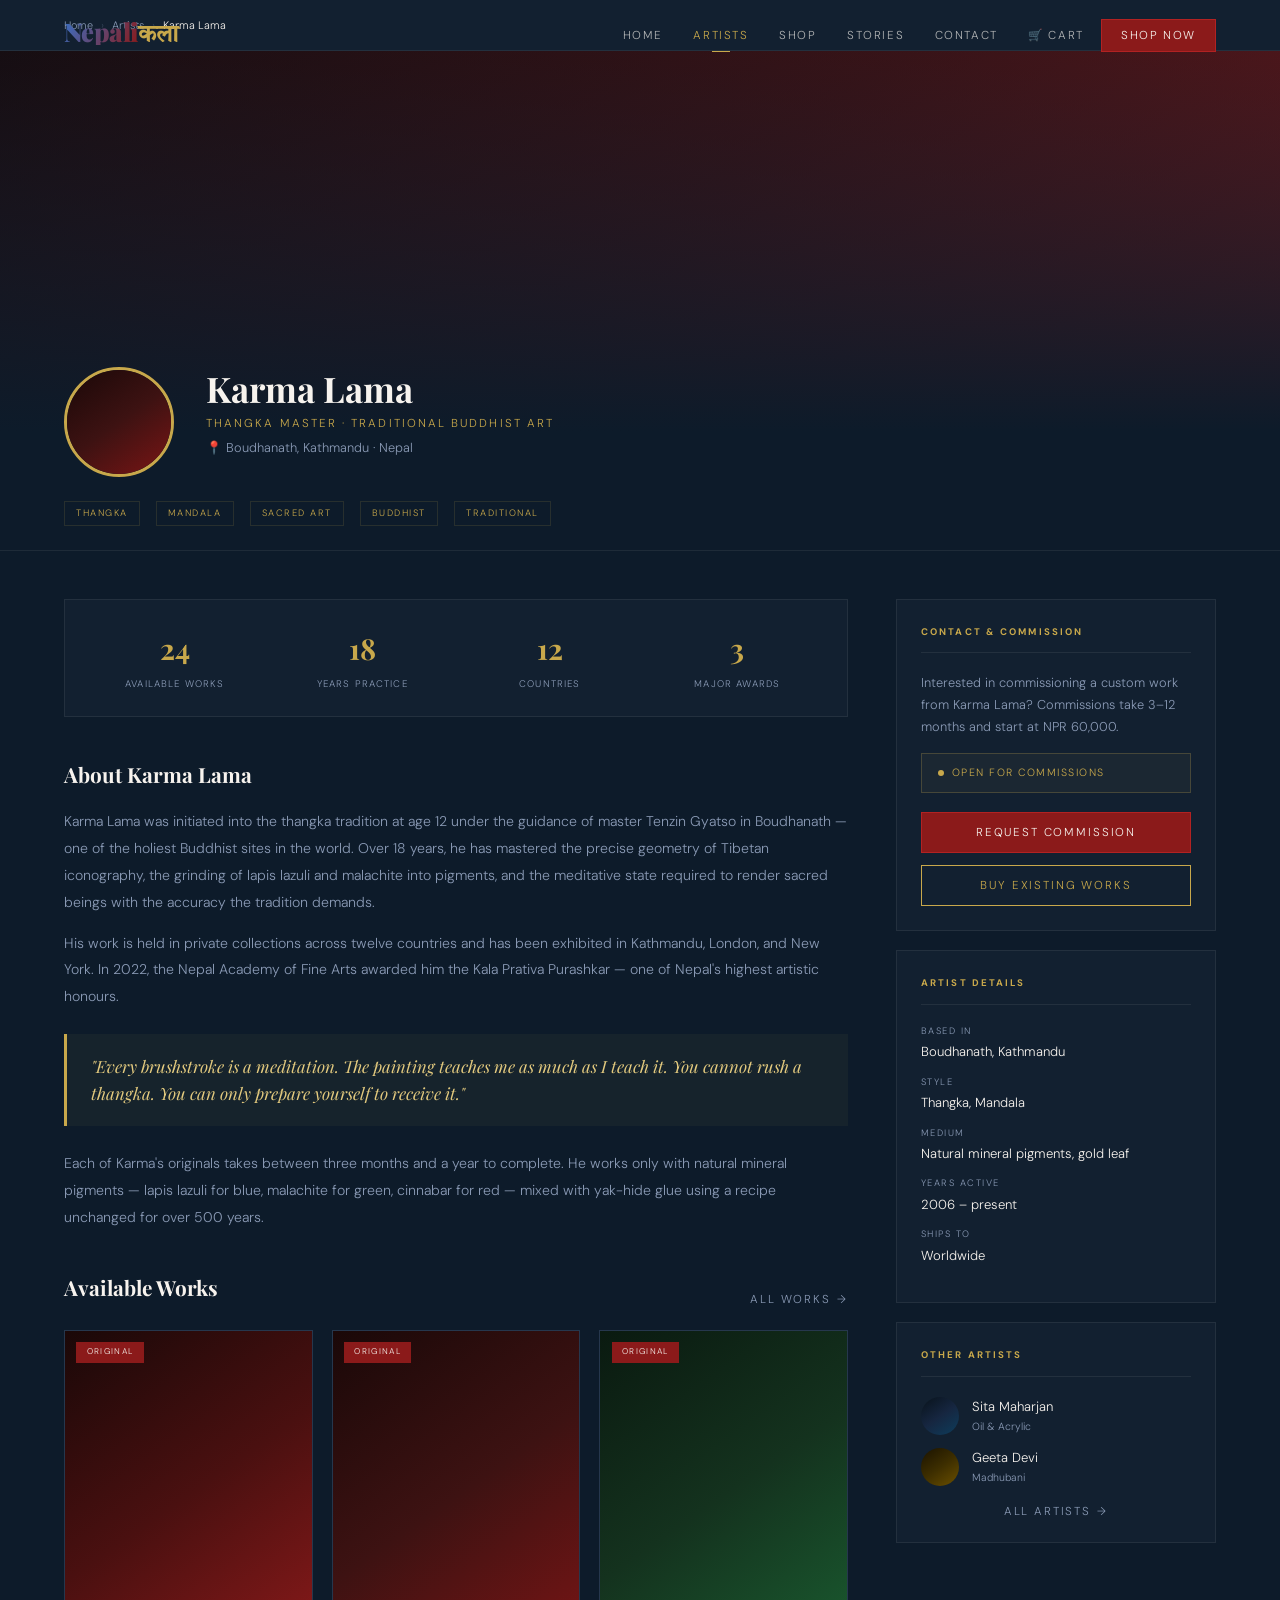
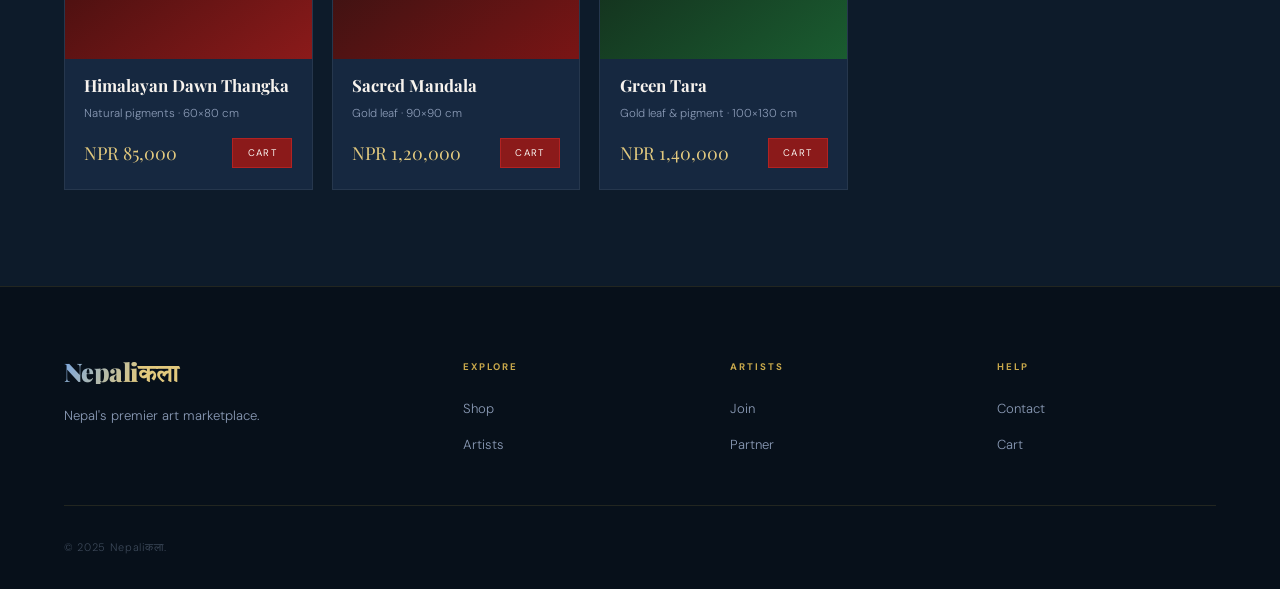
<file: artist-detail.html>
<!DOCTYPE html>
<html lang="en">
<head>
<meta charset="UTF-8"/><meta name="viewport" content="width=device-width,initial-scale=1.0"/>
<title>Artist Profile — Nepaliकला</title>
<link rel="stylesheet" href="styles.css"/>
<style>
.ad-cover{height:380px;position:relative;overflow:hidden;background:var(--navy-mid)}
.ad-cover .ap{width:100%;height:100%;transition:transform 20s linear}
.ad-cover-overlay{position:absolute;inset:0;background:linear-gradient(to bottom,rgba(13,27,42,.3) 0%,var(--navy) 100%)}
.ad-profile-bar{display:flex;align-items:flex-end;gap:2rem;padding:0 4rem;margin-top:-4rem;position:relative;z-index:2}
.ad-avatar{width:110px;height:110px;border-radius:50%;border:3px solid var(--gold);overflow:hidden;flex-shrink:0;background:var(--navy-lite)}
.ad-avatar .ap{width:100%;height:100%}
.ad-profile-text{padding-bottom:1.2rem}
.ad-name{font-family:var(--serif);font-size:2.2rem;font-weight:700;color:var(--ivory);line-height:1.1}
.ad-role{font-size:.72rem;letter-spacing:.18em;text-transform:uppercase;color:var(--gold);margin-top:.3rem}
.ad-loc{font-size:.8rem;color:var(--muted);margin-top:.2rem}
.ad-body{display:grid;grid-template-columns:1fr 320px;gap:3rem;padding:3rem 4rem 6rem;background:var(--navy);align-items:start;position:relative;z-index:1}
.ad-main{}
.ad-bio-section{margin-bottom:2.5rem}
.ad-bio-section h3{font-family:var(--serif);font-size:1.3rem;font-weight:700;margin-bottom:1rem}
.ad-bio-section p{font-size:.88rem;color:var(--muted);line-height:1.9;margin-bottom:.9rem}
.ad-quote{border-left:3px solid var(--gold);padding:1.2rem 1.5rem;background:rgba(200,168,75,.05);font-family:var(--serif);font-style:italic;color:var(--gold-lite);font-size:1.05rem;line-height:1.6;margin:1.5rem 0}
.ad-stats-row{display:grid;grid-template-columns:repeat(4,1fr);gap:1rem;padding:1.5rem;background:var(--navy-mid);border:1px solid var(--border-w);margin-bottom:2.5rem}
.ad-stat{text-align:center}
.ad-stat-num{font-family:var(--serif);font-size:1.8rem;font-weight:700;color:var(--gold)}
.ad-stat-lbl{font-size:.6rem;letter-spacing:.12em;text-transform:uppercase;color:var(--muted);margin-top:.2rem}
.ad-works-grid{display:grid;grid-template-columns:repeat(3,1fr);gap:1.2rem}
/* sidebar */
.ad-sidebar{position:sticky;top:90px;display:flex;flex-direction:column;gap:1.2rem}
.ad-sidebar-block{background:var(--navy-mid);border:1px solid var(--border-w);padding:1.5rem}
.ad-sidebar-block h4{font-size:.6rem;letter-spacing:.22em;text-transform:uppercase;color:var(--gold);margin-bottom:1.2rem;padding-bottom:.75rem;border-bottom:1px solid var(--border-w)}
.ad-sidebar-block p{font-size:.8rem;color:var(--muted);line-height:1.7}
.contact-item{margin-bottom:.7rem}
.contact-item .lbl{font-size:.58rem;letter-spacing:.16em;text-transform:uppercase;color:var(--muted);margin-bottom:.1rem}
.contact-item .val{font-size:.82rem;color:var(--ivory)}
.available-badge{display:flex;align-items:center;gap:.5rem;padding:.6rem 1rem;border:1px solid rgba(200,168,75,.25);background:rgba(200,168,75,.05);font-size:.66rem;letter-spacing:.14em;text-transform:uppercase;color:var(--gold);margin-top:1rem}
.badge-dot{width:6px;height:6px;border-radius:50%;background:var(--gold);animation:pulse 2s ease infinite}
@media(max-width:960px){.ad-cover{height:260px}.ad-profile-bar{padding:0 1.5rem;flex-direction:column;align-items:flex-start;gap:1rem;margin-top:-2.5rem}.ad-avatar{width:80px;height:80px}.ad-body{grid-template-columns:1fr;padding:2rem 1.5rem 5rem}.ad-sidebar{position:static}.ad-works-grid{grid-template-columns:1fr 1fr}.ad-stats-row{grid-template-columns:1fr 1fr}}
@media(max-width:600px){.ad-works-grid{grid-template-columns:1fr}}
</style>
</head>
<body>
<nav id="navbar">
  <a href="/" class="brand"><span class="brand-latin">Nepali</span><span class="brand-deva">कला</span></a>
  <ul class="nav-links">
    <li><a href="/">Home</a></li>
    <li><a href="artistinfo.html" class="active">Artists</a></li>
    <li><a href="shop.html">Shop</a></li>
    <li><a href="blog.html">Stories</a></li>
    <li><a href="contact.html">Contact</a></li>
    <li class="nav-cart-wrap"><a href="cart.html" style="color:rgba(247,243,238,.7);text-decoration:none;font-size:.72rem;letter-spacing:.14em;text-transform:uppercase;padding:.42rem .85rem">🛒 Cart <span class="cart-count" style="display:none">0</span></a></li>
    <li><a href="shop.html" class="nav-cta">Shop Now</a></li>
  </ul>
  <div class="hamburger"><span></span><span></span><span></span></div>
</nav>
<div class="breadcrumb"><a href="/">Home</a><span class="sep">›</span><a href="artistinfo.html">Artists</a><span class="sep">›</span><span class="current">Karma Lama</span></div>

<!-- COVER -->
<div class="ad-cover"><div class="ap ap8"></div><div class="ad-cover-overlay"></div></div>

<!-- PROFILE BAR -->
<div class="ad-profile-bar">
  <div class="ad-avatar"><div class="ap ap1"></div></div>
  <div class="ad-profile-text">
    <h1 class="ad-name">Karma Lama</h1>
    <div class="ad-role">Thangka Master · Traditional Buddhist Art</div>
    <div class="ad-loc">📍 Boudhanath, Kathmandu · Nepal</div>
  </div>
</div>

<div style="padding:1.5rem 4rem;background:var(--navy);border-bottom:1px solid var(--border-w);display:flex;gap:1rem;flex-wrap:wrap;position:relative;z-index:1">
  <span class="tag">Thangka</span>
  <span class="tag">Mandala</span>
  <span class="tag">Sacred Art</span>
  <span class="tag">Buddhist</span>
  <span class="tag">Traditional</span>
</div>

<!-- BODY -->
<div class="ad-body">
  <main class="ad-main">

    <div class="ad-stats-row reveal">
      <div class="ad-stat"><div class="ad-stat-num">24</div><div class="ad-stat-lbl">Available Works</div></div>
      <div class="ad-stat"><div class="ad-stat-num">18</div><div class="ad-stat-lbl">Years Practice</div></div>
      <div class="ad-stat"><div class="ad-stat-num">12</div><div class="ad-stat-lbl">Countries</div></div>
      <div class="ad-stat"><div class="ad-stat-num">3</div><div class="ad-stat-lbl">Major Awards</div></div>
    </div>

    <div class="ad-bio-section reveal">
      <h3>About Karma Lama</h3>
      <p>Karma Lama was initiated into the thangka tradition at age 12 under the guidance of master Tenzin Gyatso in Boudhanath — one of the holiest Buddhist sites in the world. Over 18 years, he has mastered the precise geometry of Tibetan iconography, the grinding of lapis lazuli and malachite into pigments, and the meditative state required to render sacred beings with the accuracy the tradition demands.</p>
      <p>His work is held in private collections across twelve countries and has been exhibited in Kathmandu, London, and New York. In 2022, the Nepal Academy of Fine Arts awarded him the Kala Prativa Purashkar — one of Nepal's highest artistic honours.</p>
      <div class="ad-quote">"Every brushstroke is a meditation. The painting teaches me as much as I teach it. You cannot rush a thangka. You can only prepare yourself to receive it."</div>
      <p>Each of Karma's originals takes between three months and a year to complete. He works only with natural mineral pigments — lapis lazuli for blue, malachite for green, cinnabar for red — mixed with yak-hide glue using a recipe unchanged for over 500 years.</p>
    </div>

    <div class="reveal">
      <div style="display:flex;justify-content:space-between;align-items:flex-end;margin-bottom:1.5rem"><h3 style="font-family:var(--serif);font-size:1.3rem;font-weight:700">Available Works</h3><a href="shop.html" class="btn btn-ghost">All works <span class="arr">→</span></a></div>
      <div class="ad-works-grid">
        <div class="product-card" data-product-id="p1" data-title="Himalayan Dawn Thangka" data-price="85000" data-artist="Karma Lama" data-type="original">
          <div class="product-thumb"><div class="ap ap8"></div><span class="product-badge badge-original">Original</span><div class="product-thumb-overlay"><a href="product-detail.html?id=p1" class="thumb-action">View</a><button class="thumb-action btn-cart">+ Cart</button></div></div>
          <div class="product-info"><a href="product-detail.html?id=p1" class="product-title">Himalayan Dawn Thangka</a><div class="product-meta">Natural pigments · 60×80 cm</div><div class="product-price-row"><span class="product-price">NPR 85,000</span><button class="btn-cart">Cart</button></div></div>
        </div>
        <div class="product-card" data-product-id="p5" data-title="Sacred Mandala" data-price="120000" data-artist="Karma Lama" data-type="original">
          <div class="product-thumb"><div class="ap ap1"></div><span class="product-badge badge-original">Original</span><div class="product-thumb-overlay"><a href="product-detail.html?id=p5" class="thumb-action">View</a><button class="thumb-action btn-cart">+ Cart</button></div></div>
          <div class="product-info"><a href="product-detail.html?id=p5" class="product-title">Sacred Mandala</a><div class="product-meta">Gold leaf · 90×90 cm</div><div class="product-price-row"><span class="product-price">NPR 1,20,000</span><button class="btn-cart">Cart</button></div></div>
        </div>
        <div class="product-card" data-product-id="p9" data-title="Green Tara" data-price="140000" data-artist="Karma Lama" data-type="original">
          <div class="product-thumb"><div class="ap ap4"></div><span class="product-badge badge-original">Original</span><div class="product-thumb-overlay"><a href="product-detail.html?id=p9" class="thumb-action">View</a><button class="thumb-action btn-cart">+ Cart</button></div></div>
          <div class="product-info"><a href="product-detail.html?id=p9" class="product-title">Green Tara</a><div class="product-meta">Gold leaf & pigment · 100×130 cm</div><div class="product-price-row"><span class="product-price">NPR 1,40,000</span><button class="btn-cart">Cart</button></div></div>
        </div>
      </div>
    </div>

  </main>

  <!-- SIDEBAR -->
  <aside class="ad-sidebar">
    <div class="ad-sidebar-block reveal">
      <h4>Contact &amp; Commission</h4>
      <p>Interested in commissioning a custom work from Karma Lama? Commissions take 3–12 months and start at NPR 60,000.</p>
      <div class="available-badge"><span class="badge-dot"></span>Open for commissions</div>
      <a href="contact.html" class="btn btn-primary" style="width:100%;justify-content:center;margin-top:1.2rem">Request Commission</a>
      <a href="shop.html" class="btn btn-outline" style="width:100%;justify-content:center;margin-top:.7rem">Buy Existing Works</a>
    </div>
    <div class="ad-sidebar-block reveal reveal-delay-1">
      <h4>Artist Details</h4>
      <div class="contact-item"><div class="lbl">Based in</div><div class="val">Boudhanath, Kathmandu</div></div>
      <div class="contact-item"><div class="lbl">Style</div><div class="val">Thangka, Mandala</div></div>
      <div class="contact-item"><div class="lbl">Medium</div><div class="val">Natural mineral pigments, gold leaf</div></div>
      <div class="contact-item"><div class="lbl">Years active</div><div class="val">2006 – present</div></div>
      <div class="contact-item"><div class="lbl">Ships to</div><div class="val">Worldwide</div></div>
    </div>
    <div class="ad-sidebar-block reveal reveal-delay-2">
      <h4>Other Artists</h4>
      <div style="display:flex;flex-direction:column;gap:.7rem">
        <a href="artist-detail.html?id=2" style="display:flex;align-items:center;gap:.8rem;text-decoration:none;transition:opacity .2s" onmouseover="this.style.opacity='.75'" onmouseout="this.style.opacity='1'"><div style="width:38px;height:38px;border-radius:50%;overflow:hidden;flex-shrink:0;background:var(--navy-lite)"><div class="ap ap2" style="width:100%;height:100%"></div></div><div><div style="font-size:.82rem;color:var(--ivory)">Sita Maharjan</div><div style="font-size:.65rem;color:var(--muted)">Oil & Acrylic</div></div></a>
        <a href="artist-detail.html?id=3" style="display:flex;align-items:center;gap:.8rem;text-decoration:none;transition:opacity .2s" onmouseover="this.style.opacity='.75'" onmouseout="this.style.opacity='1'"><div style="width:38px;height:38px;border-radius:50%;overflow:hidden;flex-shrink:0;background:var(--navy-lite)"><div class="ap ap3" style="width:100%;height:100%"></div></div><div><div style="font-size:.82rem;color:var(--ivory)">Geeta Devi</div><div style="font-size:.65rem;color:var(--muted)">Madhubani</div></div></a>
        <a href="artistinfo.html" class="btn btn-ghost" style="margin-top:.5rem">All artists <span class="arr">→</span></a>
      </div>
    </div>
  </aside>
</div>

<footer class="site-footer">
  <div class="footer-grid">
    <div><a href="/" class="brand brand-light footer-brand"><span class="brand-latin">Nepali</span><span class="brand-deva">कला</span></a><p class="footer-desc">Nepal's premier art marketplace.</p></div>
    <div class="footer-col"><h4>Explore</h4><ul><li><a href="shop.html">Shop</a></li><li><a href="artistinfo.html">Artists</a></li></ul></div>
    <div class="footer-col"><h4>Artists</h4><ul><li><a href="join.html">Join</a></li><li><a href="partner.html">Partner</a></li></ul></div>
    <div class="footer-col"><h4>Help</h4><ul><li><a href="contact.html">Contact</a></li><li><a href="cart.html">Cart</a></li></ul></div>
  </div>
  <div class="footer-bottom"><div class="footer-copy">© 2025 Nepaliकला.</div></div>
</footer>
<script src="script.js"></script>
</body>
</html>
</file>
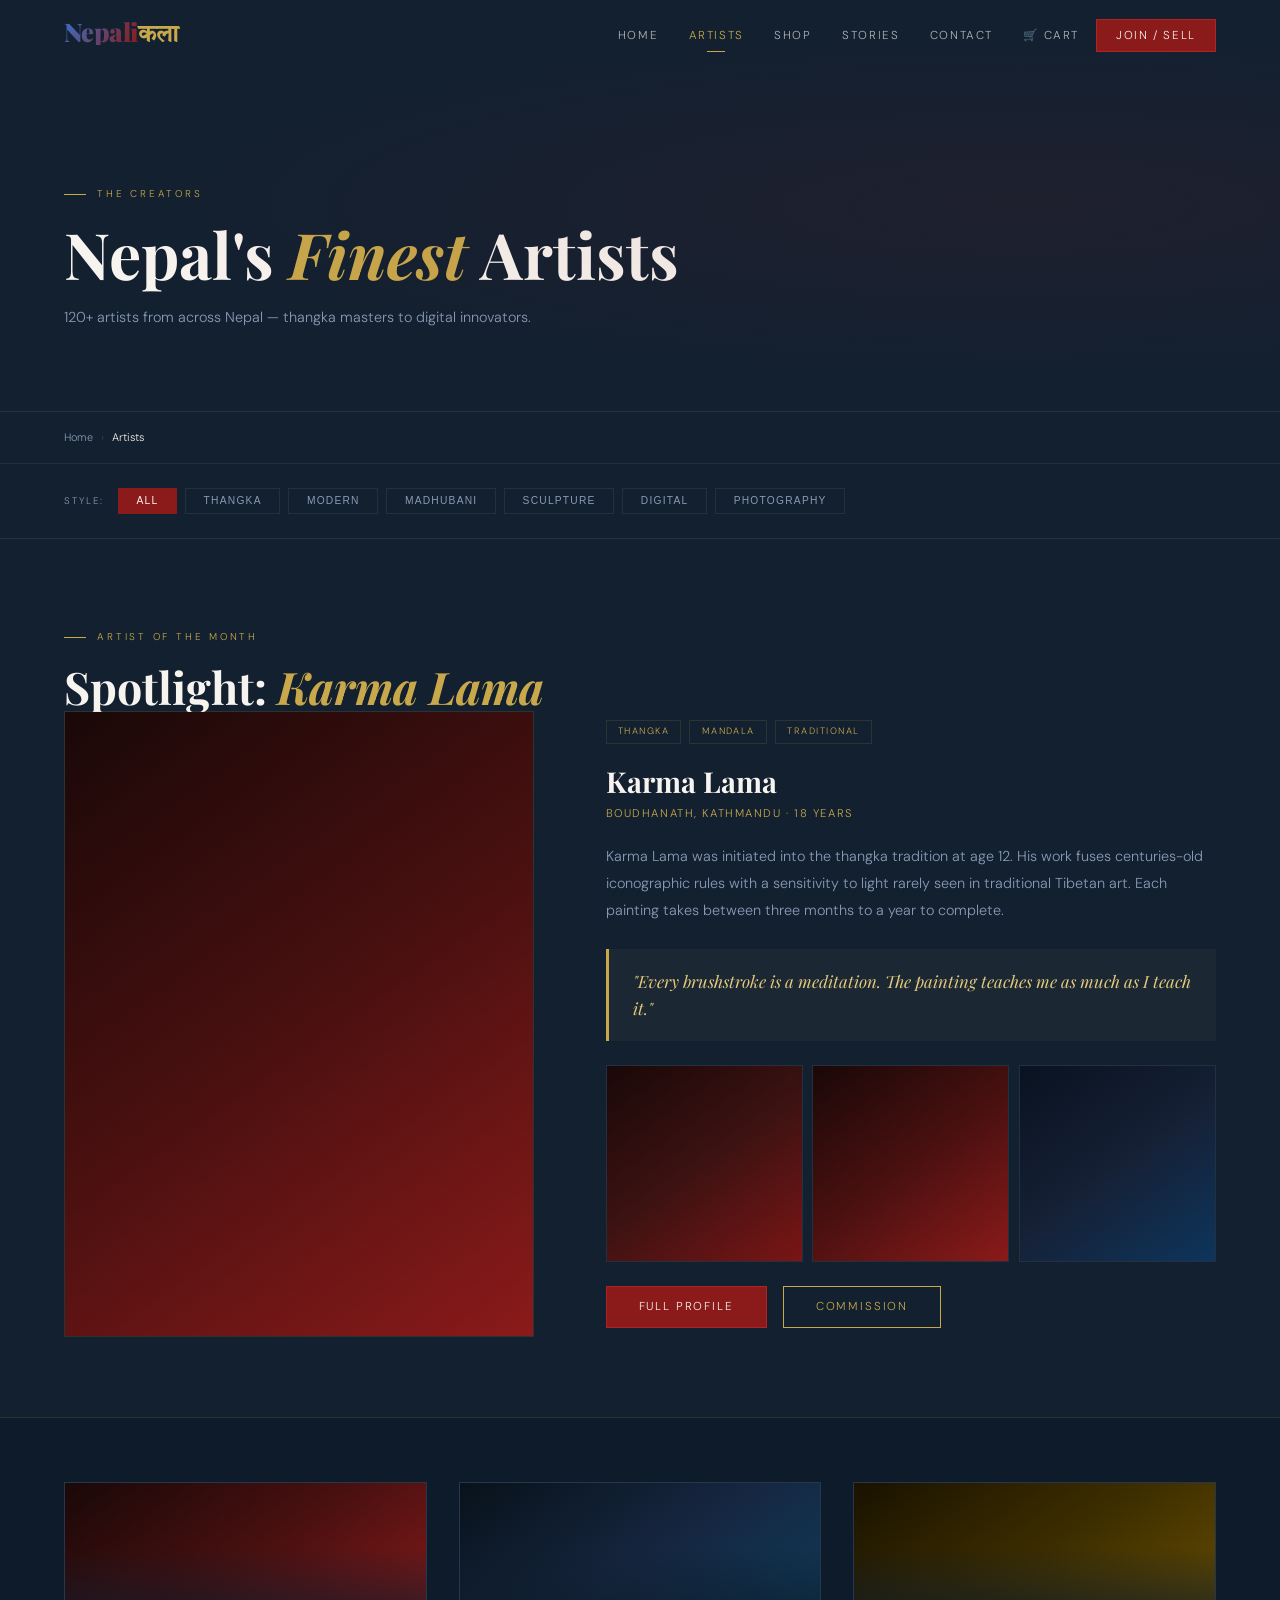
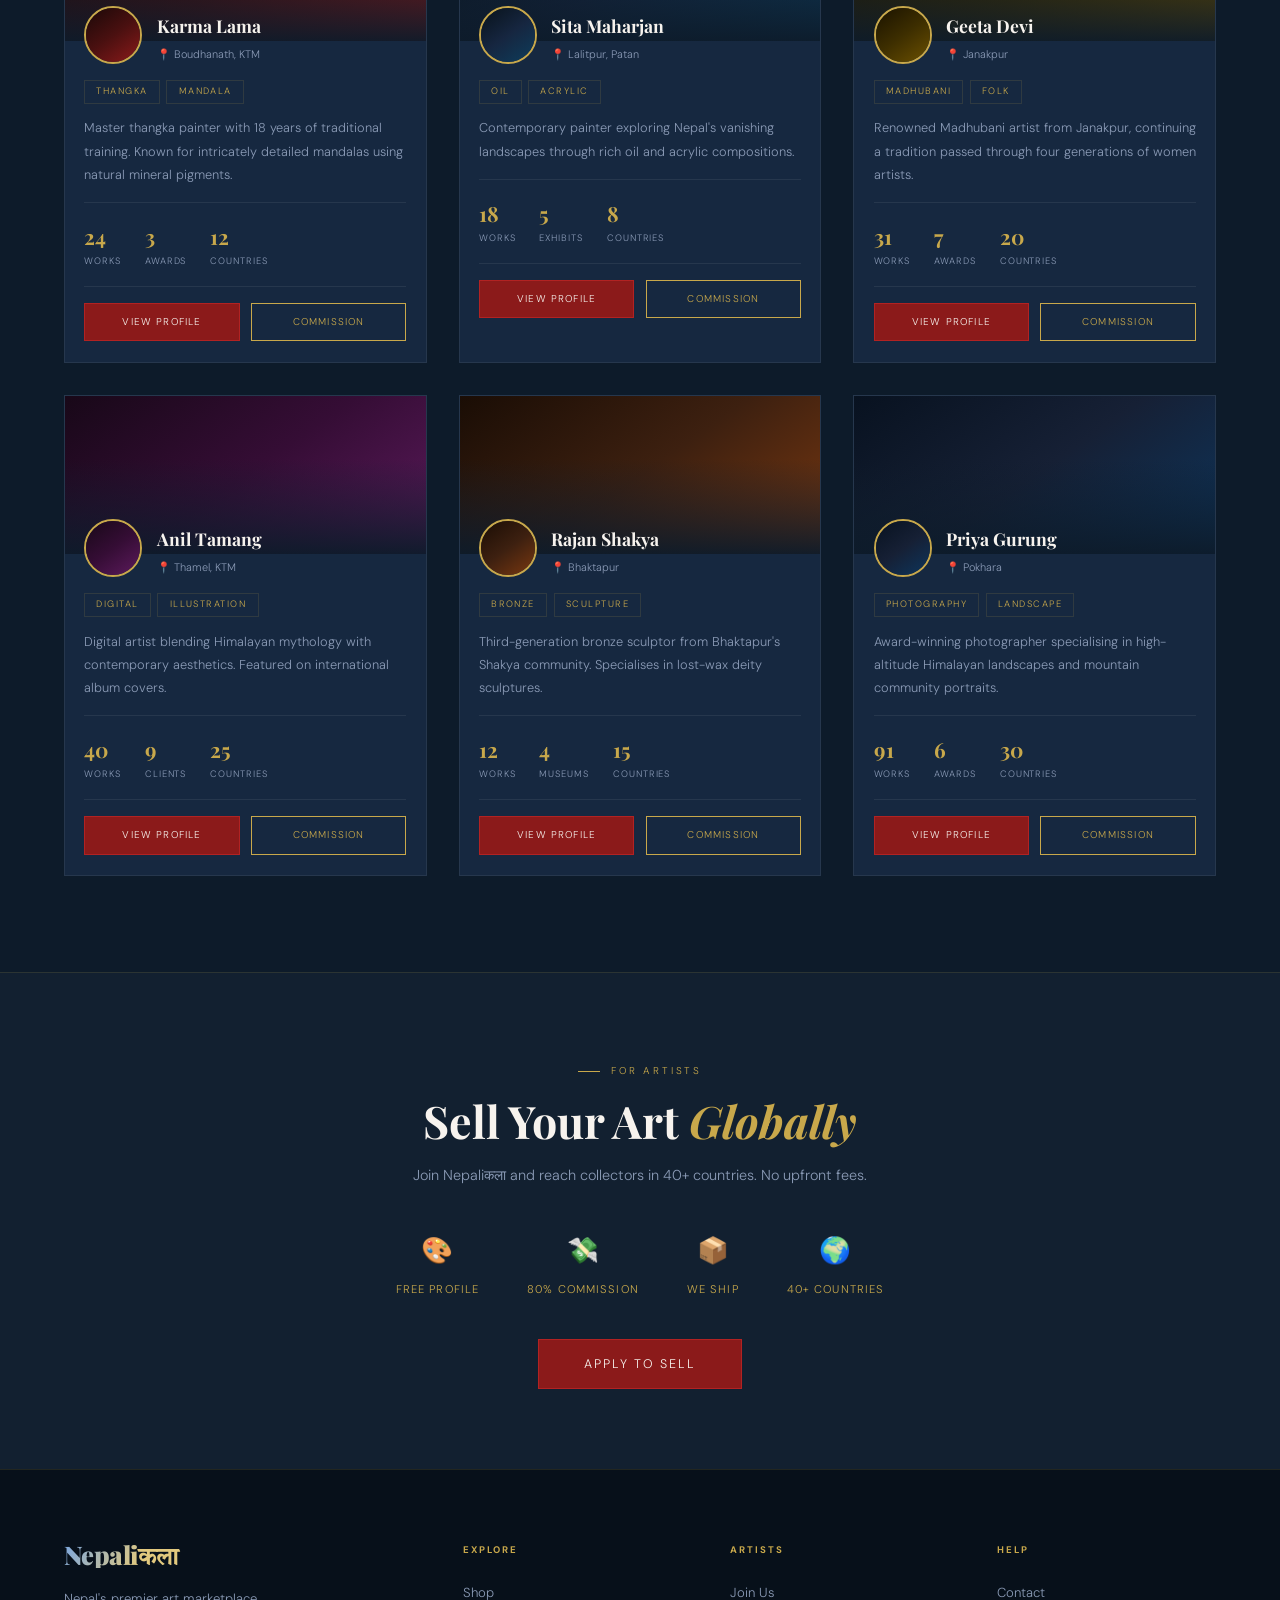
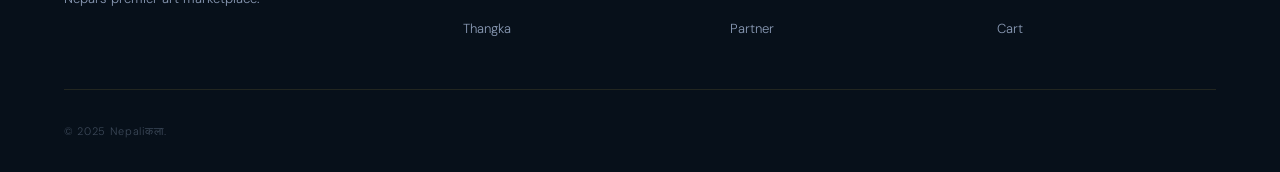
<file: artistinfo.html>
<!DOCTYPE html>
<html lang="en">
<head>
<meta charset="UTF-8"/><meta name="viewport" content="width=device-width,initial-scale=1.0"/>
<title>Artists — Nepaliकला</title>
<link rel="stylesheet" href="styles.css"/>
<style>
.filter-bar{display:flex;gap:.5rem;padding:1.5rem 4rem;background:var(--navy-mid);border-bottom:1px solid var(--border);flex-wrap:wrap;align-items:center;position:sticky;top:60px;z-index:99}
.filter-label{font-size:.6rem;letter-spacing:.2em;text-transform:uppercase;color:var(--muted);margin-right:.4rem}
.filter-btn{padding:.4rem 1.1rem;font-size:.64rem;letter-spacing:.12em;text-transform:uppercase;background:transparent;border:1px solid var(--border-w);color:var(--muted);cursor:pointer;transition:all .25s}
.filter-btn.active{background:var(--crimson);border-color:var(--crimson);color:var(--ivory)}
.filter-btn:hover:not(.active){border-color:var(--gold);color:var(--gold)}
/* spotlight */
.spotlight-section{padding:5rem 4rem;background:var(--navy-mid);border-bottom:1px solid var(--border);position:relative;z-index:1}
.spotlight-inner{display:grid;grid-template-columns:1fr 1.3fr;gap:4.5rem;align-items:center}
.spotlight-art{aspect-ratio:3/4;overflow:hidden;border:1px solid var(--border)}
.spotlight-art .ap{width:100%;height:100%;min-height:380px}
.spotlight-quote{border-left:3px solid var(--gold);padding:1.2rem 1.5rem;background:rgba(200,168,75,.05);font-family:var(--serif);font-style:italic;color:var(--gold-lite);font-size:1.05rem;line-height:1.6;margin:1.5rem 0}
.mini-works{display:grid;grid-template-columns:repeat(3,1fr);gap:.6rem;margin-top:1.5rem}
.mini-work{aspect-ratio:1;overflow:hidden;border:1px solid var(--border-w);transition:border-color .25s;display:block}
.mini-work:hover{border-color:var(--gold)}
.mini-work .ap{width:100%;height:100%;transition:transform .4s}
.mini-work:hover .ap{transform:scale(1.08)}
/* grid */
.artists-section{padding:4rem 4rem 6rem;background:var(--navy);position:relative;z-index:1}
.artist-grid-main{display:grid;grid-template-columns:repeat(3,1fr);gap:2rem}
/* profile card */
.apc{background:var(--navy-card);border:1px solid var(--border-w);overflow:hidden;transition:border-color .35s,transform .35s,box-shadow .35s}
.apc:hover{border-color:rgba(200,168,75,.4);transform:translateY(-4px);box-shadow:var(--shadow)}
.apc-banner{aspect-ratio:16/7;overflow:hidden;position:relative}
.apc-banner .ap{width:100%;height:100%;min-height:120px;transition:transform .5s}
.apc:hover .apc-banner .ap{transform:scale(1.04)}
.apc-overlay{position:absolute;inset:0;background:linear-gradient(to bottom,transparent 40%,rgba(13,27,42,.95) 100%)}
.apc-avatar-row{display:flex;align-items:flex-end;gap:.9rem;padding:0 1.2rem;margin-top:-2.2rem;position:relative;z-index:2}
.apc-avatar{width:58px;height:58px;border-radius:50%;border:2px solid var(--gold);overflow:hidden;flex-shrink:0;background:var(--navy-lite)}
.apc-avatar .ap{width:100%;height:100%}
.apc-name{font-family:var(--serif);font-size:1.1rem;font-weight:700;color:var(--ivory);padding-bottom:.25rem}
.apc-loc{font-size:.68rem;color:var(--muted)}
.apc-body{padding:1rem 1.2rem 1.3rem}
.apc-tags{display:flex;gap:.4rem;flex-wrap:wrap;margin-bottom:.8rem}
.apc-bio{font-size:.8rem;color:var(--muted);line-height:1.8;margin-bottom:1rem}
.apc-stats{display:flex;gap:1.5rem;padding:1rem 0;border-top:1px solid var(--border-w);border-bottom:1px solid var(--border-w);margin-bottom:1rem}
.apc-stat-num{font-family:var(--serif);font-size:1.3rem;font-weight:700;color:var(--gold)}
.apc-stat-lbl{font-size:.58rem;letter-spacing:.1em;text-transform:uppercase;color:var(--muted)}
.apc-footer{display:flex;gap:.7rem}
.apc-btn{flex:1;padding:.62rem;font-family:var(--body);font-size:.62rem;letter-spacing:.12em;text-transform:uppercase;text-decoration:none;text-align:center;transition:all .25s;cursor:pointer;border:none}
.apc-btn-primary{background:var(--crimson);color:var(--ivory);border:1px solid var(--red)}
.apc-btn-primary:hover{background:var(--red-lite)}
.apc-btn-outline{background:transparent;color:var(--gold);border:1px solid var(--gold)}
.apc-btn-outline:hover{background:var(--gold);color:var(--navy)}
/* join */
.join-cta{padding:5rem 4rem;background:var(--navy-mid);border-top:1px solid var(--border);text-align:center;position:relative;z-index:1}
.perks{display:flex;justify-content:center;gap:3rem;margin:2.5rem 0;flex-wrap:wrap}
.perk{text-align:center}
.perk-icon{font-size:1.6rem;margin-bottom:.5rem}
.perk-lbl{font-size:.7rem;letter-spacing:.1em;text-transform:uppercase;color:var(--gold)}
@media(max-width:960px){.filter-bar{padding:1.2rem 1.5rem}.spotlight-section{padding:4rem 1.5rem}.spotlight-inner{grid-template-columns:1fr;gap:3rem}.artists-section{padding:3rem 1.5rem 5rem}.artist-grid-main{grid-template-columns:1fr 1fr}.join-cta{padding:4rem 1.5rem}}
@media(max-width:600px){.artist-grid-main{grid-template-columns:1fr}}
</style>
</head>
<body>
<nav id="navbar">
  <a href="/" class="brand"><span class="brand-latin">Nepali</span><span class="brand-deva">कला</span></a>
  <ul class="nav-links">
    <li><a href="/">Home</a></li>
    <li><a href="artistinfo.html" class="active">Artists</a></li>
    <li><a href="shop.html">Shop</a></li>
    <li><a href="blog.html">Stories</a></li>
    <li><a href="contact.html">Contact</a></li>
    <li class="nav-cart-wrap"><a href="cart.html" style="color:rgba(247,243,238,.7);text-decoration:none;font-size:.72rem;letter-spacing:.14em;text-transform:uppercase;padding:.42rem .85rem">🛒 Cart <span class="cart-count" style="display:none">0</span></a></li>
    <li><a href="join.html" class="nav-cta">Join / Sell</a></li>
  </ul>
  <div class="hamburger"><span></span><span></span><span></span></div>
</nav>

<div class="page-hero">
  <p class="eyebrow">The Creators</p>
  <h1>Nepal's <em>Finest</em> Artists</h1>
  <p class="section-sub">120+ artists from across Nepal — thangka masters to digital innovators.</p>
</div>
<div class="breadcrumb"><a href="/">Home</a><span class="sep">›</span><span class="current">Artists</span></div>

<!-- FILTER -->
<div class="filter-bar filter-group">
  <span class="filter-label">Style:</span>
  <button class="filter-btn active" data-filter="all">All</button>
  <button class="filter-btn" data-filter="thangka">Thangka</button>
  <button class="filter-btn" data-filter="modern">Modern</button>
  <button class="filter-btn" data-filter="madhubani">Madhubani</button>
  <button class="filter-btn" data-filter="sculpture">Sculpture</button>
  <button class="filter-btn" data-filter="digital">Digital</button>
  <button class="filter-btn" data-filter="photo">Photography</button>
</div>

<!-- SPOTLIGHT -->
<div class="spotlight-section">
  <div class="reveal"><p class="eyebrow">Artist of the Month</p><h2 class="section-title">Spotlight: <em>Karma Lama</em></h2></div>
  <div class="spotlight-inner reveal">
    <div class="spotlight-art"><div class="ap ap8"></div></div>
    <div>
      <div style="display:flex;gap:.5rem;flex-wrap:wrap;margin-bottom:1.2rem"><span class="tag">Thangka</span><span class="tag">Mandala</span><span class="tag">Traditional</span></div>
      <h3 style="font-family:var(--serif);font-size:1.8rem;font-weight:700;color:var(--ivory);line-height:1.2;margin-bottom:.4rem">Karma Lama</h3>
      <p style="font-size:.7rem;letter-spacing:.14em;text-transform:uppercase;color:var(--gold);margin-bottom:1.2rem">Boudhanath, Kathmandu · 18 years</p>
      <p class="section-sub" style="max-width:100%;margin-top:0">Karma Lama was initiated into the thangka tradition at age 12. His work fuses centuries-old iconographic rules with a sensitivity to light rarely seen in traditional Tibetan art. Each painting takes between three months to a year to complete.</p>
      <div class="spotlight-quote">"Every brushstroke is a meditation. The painting teaches me as much as I teach it."</div>
      <div class="mini-works">
        <a href="product-detail.html?id=p1" class="mini-work"><div class="ap ap1"></div></a>
        <a href="product-detail.html?id=p5" class="mini-work"><div class="ap ap8"></div></a>
        <a href="product-detail.html?id=p9" class="mini-work"><div class="ap ap7"></div></a>
      </div>
      <div style="margin-top:1.5rem;display:flex;gap:1rem;flex-wrap:wrap">
        <a href="artist-detail.html?id=1" class="btn btn-primary">Full Profile</a>
        <a href="contact.html" class="btn btn-outline">Commission</a>
      </div>
    </div>
  </div>
</div>

<!-- ARTIST GRID -->
<div class="artists-section">
  <div class="artist-grid-main filterable-grid">

    <div class="apc reveal reveal-delay-1" id="artist-1" data-category="thangka">
      <div class="apc-banner"><div class="ap ap8"></div><div class="apc-overlay"></div></div>
      <div class="apc-avatar-row"><div class="apc-avatar"><div class="ap ap8"></div></div><div><div class="apc-name">Karma Lama</div><div class="apc-loc">📍 Boudhanath, KTM</div></div></div>
      <div class="apc-body">
        <div class="apc-tags"><span class="tag">Thangka</span><span class="tag">Mandala</span></div>
        <p class="apc-bio">Master thangka painter with 18 years of traditional training. Known for intricately detailed mandalas using natural mineral pigments.</p>
        <div class="apc-stats"><div><div class="apc-stat-num">24</div><div class="apc-stat-lbl">Works</div></div><div><div class="apc-stat-num">3</div><div class="apc-stat-lbl">Awards</div></div><div><div class="apc-stat-num">12</div><div class="apc-stat-lbl">Countries</div></div></div>
        <div class="apc-footer"><a href="artist-detail.html?id=1" class="apc-btn apc-btn-primary">View Profile</a><a href="contact.html" class="apc-btn apc-btn-outline">Commission</a></div>
      </div>
    </div>

    <div class="apc reveal reveal-delay-2" id="artist-2" data-category="modern">
      <div class="apc-banner"><div class="ap ap2"></div><div class="apc-overlay"></div></div>
      <div class="apc-avatar-row"><div class="apc-avatar"><div class="ap ap2"></div></div><div><div class="apc-name">Sita Maharjan</div><div class="apc-loc">📍 Lalitpur, Patan</div></div></div>
      <div class="apc-body">
        <div class="apc-tags"><span class="tag">Oil</span><span class="tag">Acrylic</span></div>
        <p class="apc-bio">Contemporary painter exploring Nepal's vanishing landscapes through rich oil and acrylic compositions.</p>
        <div class="apc-stats"><div><div class="apc-stat-num">18</div><div class="apc-stat-lbl">Works</div></div><div><div class="apc-stat-num">5</div><div class="apc-stat-lbl">Exhibits</div></div><div><div class="apc-stat-num">8</div><div class="apc-stat-lbl">Countries</div></div></div>
        <div class="apc-footer"><a href="artist-detail.html?id=2" class="apc-btn apc-btn-primary">View Profile</a><a href="contact.html" class="apc-btn apc-btn-outline">Commission</a></div>
      </div>
    </div>

    <div class="apc reveal reveal-delay-3" id="artist-3" data-category="madhubani">
      <div class="apc-banner"><div class="ap ap3"></div><div class="apc-overlay"></div></div>
      <div class="apc-avatar-row"><div class="apc-avatar"><div class="ap ap3"></div></div><div><div class="apc-name">Geeta Devi</div><div class="apc-loc">📍 Janakpur</div></div></div>
      <div class="apc-body">
        <div class="apc-tags"><span class="tag">Madhubani</span><span class="tag">Folk</span></div>
        <p class="apc-bio">Renowned Madhubani artist from Janakpur, continuing a tradition passed through four generations of women artists.</p>
        <div class="apc-stats"><div><div class="apc-stat-num">31</div><div class="apc-stat-lbl">Works</div></div><div><div class="apc-stat-num">7</div><div class="apc-stat-lbl">Awards</div></div><div><div class="apc-stat-num">20</div><div class="apc-stat-lbl">Countries</div></div></div>
        <div class="apc-footer"><a href="artist-detail.html?id=3" class="apc-btn apc-btn-primary">View Profile</a><a href="contact.html" class="apc-btn apc-btn-outline">Commission</a></div>
      </div>
    </div>

    <div class="apc reveal reveal-delay-1" id="artist-4" data-category="digital">
      <div class="apc-banner"><div class="ap ap5"></div><div class="apc-overlay"></div></div>
      <div class="apc-avatar-row"><div class="apc-avatar"><div class="ap ap5"></div></div><div><div class="apc-name">Anil Tamang</div><div class="apc-loc">📍 Thamel, KTM</div></div></div>
      <div class="apc-body">
        <div class="apc-tags"><span class="tag">Digital</span><span class="tag">Illustration</span></div>
        <p class="apc-bio">Digital artist blending Himalayan mythology with contemporary aesthetics. Featured on international album covers.</p>
        <div class="apc-stats"><div><div class="apc-stat-num">40</div><div class="apc-stat-lbl">Works</div></div><div><div class="apc-stat-num">9</div><div class="apc-stat-lbl">Clients</div></div><div><div class="apc-stat-num">25</div><div class="apc-stat-lbl">Countries</div></div></div>
        <div class="apc-footer"><a href="artist-detail.html?id=4" class="apc-btn apc-btn-primary">View Profile</a><a href="contact.html" class="apc-btn apc-btn-outline">Commission</a></div>
      </div>
    </div>

    <div class="apc reveal reveal-delay-2" id="artist-5" data-category="sculpture">
      <div class="apc-banner"><div class="ap ap6"></div><div class="apc-overlay"></div></div>
      <div class="apc-avatar-row"><div class="apc-avatar"><div class="ap ap6"></div></div><div><div class="apc-name">Rajan Shakya</div><div class="apc-loc">📍 Bhaktapur</div></div></div>
      <div class="apc-body">
        <div class="apc-tags"><span class="tag">Bronze</span><span class="tag">Sculpture</span></div>
        <p class="apc-bio">Third-generation bronze sculptor from Bhaktapur's Shakya community. Specialises in lost-wax deity sculptures.</p>
        <div class="apc-stats"><div><div class="apc-stat-num">12</div><div class="apc-stat-lbl">Works</div></div><div><div class="apc-stat-num">4</div><div class="apc-stat-lbl">Museums</div></div><div><div class="apc-stat-num">15</div><div class="apc-stat-lbl">Countries</div></div></div>
        <div class="apc-footer"><a href="artist-detail.html?id=5" class="apc-btn apc-btn-primary">View Profile</a><a href="contact.html" class="apc-btn apc-btn-outline">Commission</a></div>
      </div>
    </div>

    <div class="apc reveal reveal-delay-3" id="artist-6" data-category="photo">
      <div class="apc-banner"><div class="ap ap7"></div><div class="apc-overlay"></div></div>
      <div class="apc-avatar-row"><div class="apc-avatar"><div class="ap ap7"></div></div><div><div class="apc-name">Priya Gurung</div><div class="apc-loc">📍 Pokhara</div></div></div>
      <div class="apc-body">
        <div class="apc-tags"><span class="tag">Photography</span><span class="tag">Landscape</span></div>
        <p class="apc-bio">Award-winning photographer specialising in high-altitude Himalayan landscapes and mountain community portraits.</p>
        <div class="apc-stats"><div><div class="apc-stat-num">91</div><div class="apc-stat-lbl">Works</div></div><div><div class="apc-stat-num">6</div><div class="apc-stat-lbl">Awards</div></div><div><div class="apc-stat-num">30</div><div class="apc-stat-lbl">Countries</div></div></div>
        <div class="apc-footer"><a href="artist-detail.html?id=6" class="apc-btn apc-btn-primary">View Profile</a><a href="contact.html" class="apc-btn apc-btn-outline">Commission</a></div>
      </div>
    </div>

  </div>
</div>

<!-- JOIN CTA -->
<div class="join-cta reveal">
  <p class="eyebrow" style="justify-content:center">For Artists</p>
  <h2 class="section-title">Sell Your Art <em>Globally</em></h2>
  <p class="section-sub" style="margin:1rem auto 0;text-align:center">Join Nepaliकला and reach collectors in 40+ countries. No upfront fees.</p>
  <div class="perks">
    <div class="perk"><div class="perk-icon">🎨</div><div class="perk-lbl">Free Profile</div></div>
    <div class="perk"><div class="perk-icon">💸</div><div class="perk-lbl">80% Commission</div></div>
    <div class="perk"><div class="perk-icon">📦</div><div class="perk-lbl">We Ship</div></div>
    <div class="perk"><div class="perk-icon">🌍</div><div class="perk-lbl">40+ Countries</div></div>
  </div>
  <a href="join.html" class="btn btn-primary btn-lg">Apply to Sell</a>
</div>

<footer class="site-footer">
  <div class="footer-grid">
    <div><a href="/" class="brand brand-light footer-brand"><span class="brand-latin">Nepali</span><span class="brand-deva">कला</span></a><p class="footer-desc">Nepal's premier art marketplace.</p></div>
    <div class="footer-col"><h4>Explore</h4><ul><li><a href="shop.html">Shop</a></li><li><a href="category.html?cat=thangka">Thangka</a></li></ul></div>
    <div class="footer-col"><h4>Artists</h4><ul><li><a href="join.html">Join Us</a></li><li><a href="partner.html">Partner</a></li></ul></div>
    <div class="footer-col"><h4>Help</h4><ul><li><a href="contact.html">Contact</a></li><li><a href="cart.html">Cart</a></li></ul></div>
  </div>
  <div class="footer-bottom"><div class="footer-copy">© 2025 Nepaliकला.</div></div>
</footer>
<script src="script.js"></script>
</body>
</html>
</file>
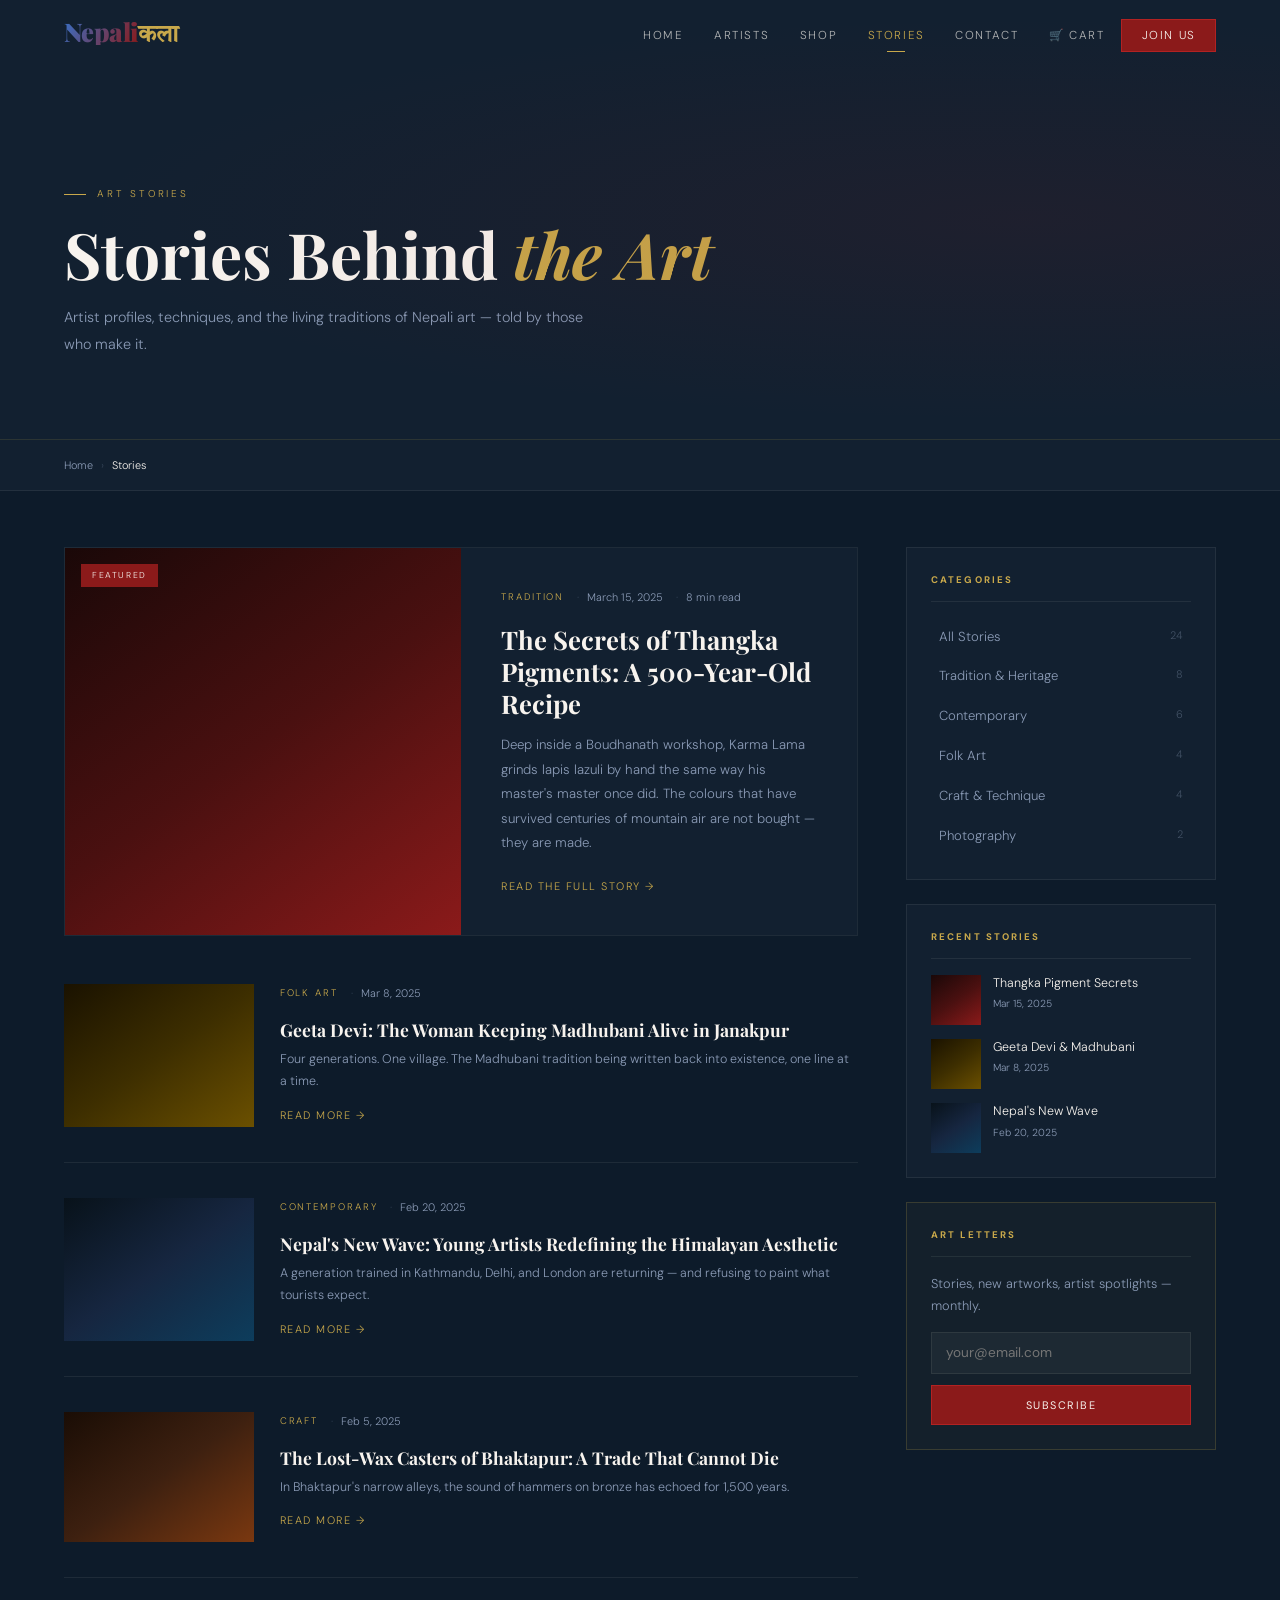
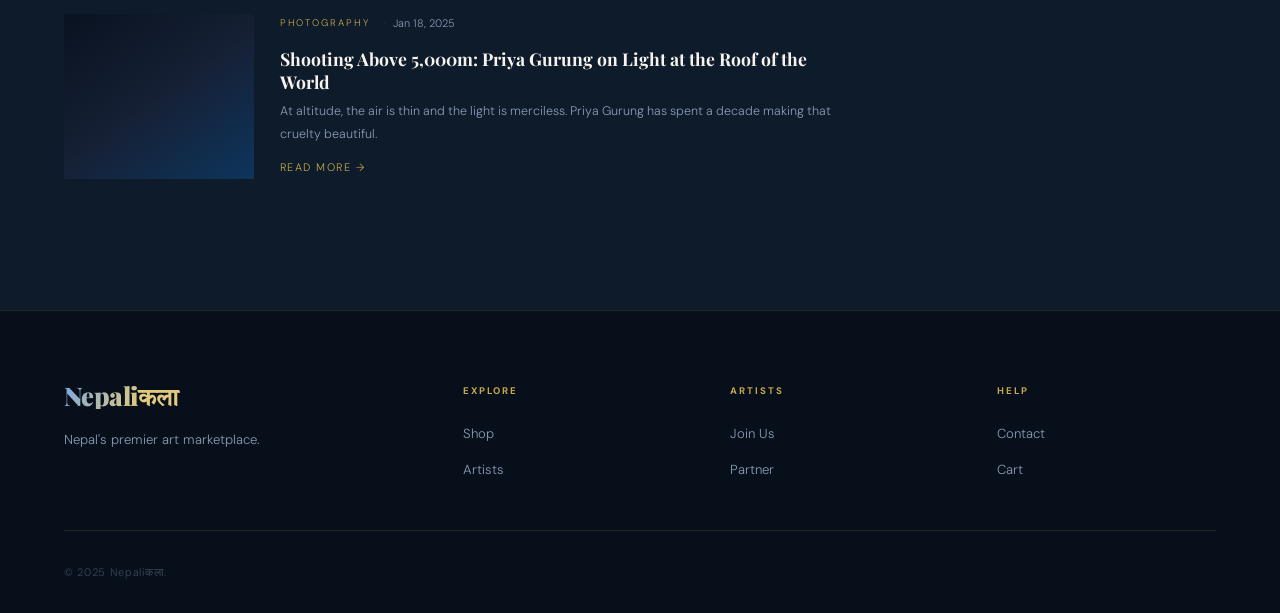
<file: blog.html>
<!DOCTYPE html>
<html lang="en">
<head>
<meta charset="UTF-8"/><meta name="viewport" content="width=device-width,initial-scale=1.0"/>
<title>Stories — Nepaliकला</title>
<link rel="stylesheet" href="styles.css"/>
<style>
.blog-layout{display:grid;grid-template-columns:1fr 310px;gap:3rem;padding:3.5rem 4rem 6rem;background:var(--navy);align-items:start;position:relative;z-index:1}
.featured-post{display:grid;grid-template-columns:1fr 1fr;border:1px solid var(--border-w);overflow:hidden;margin-bottom:3rem;text-decoration:none;transition:border-color .35s}
.featured-post:hover{border-color:rgba(200,168,75,.4)}
.fp-img{overflow:hidden;position:relative}
.fp-img .ap{width:100%;height:100%;min-height:300px;transition:transform .6s}
.featured-post:hover .fp-img .ap{transform:scale(1.04)}
.fp-badge{position:absolute;top:1rem;left:1rem;background:var(--crimson);color:var(--ivory);font-size:.54rem;letter-spacing:.18em;text-transform:uppercase;padding:.25rem .7rem}
.fp-body{background:var(--navy-mid);padding:2.5rem;display:flex;flex-direction:column;justify-content:center}
.post-meta{display:flex;gap:.8rem;align-items:center;margin-bottom:1rem;flex-wrap:wrap}
.post-tag{font-size:.6rem;letter-spacing:.2em;text-transform:uppercase;color:var(--gold)}
.post-date,.post-read{font-size:.68rem;color:var(--muted)}
.post-date::before,.post-read::before{content:'·';margin-right:.5rem;color:rgba(138,154,181,.3)}
.fp-title{font-family:var(--serif);font-size:1.6rem;font-weight:700;color:var(--ivory);line-height:1.25;margin-bottom:.9rem}
.fp-excerpt{font-size:.83rem;color:var(--muted);line-height:1.85;margin-bottom:1.3rem}
.read-more{font-size:.68rem;letter-spacing:.14em;text-transform:uppercase;color:var(--gold);display:inline-flex;align-items:center;gap:.3rem;transition:gap .25s}
.read-more:hover{gap:.7rem}
/* post cards */
.post-list{display:flex;flex-direction:column;gap:2.2rem}
.post-card{display:grid;grid-template-columns:190px 1fr;gap:1.6rem;padding-bottom:2.2rem;border-bottom:1px solid var(--border-w);text-decoration:none;transition:border-color .25s}
.post-card:last-child{border-bottom:none}
.post-card:hover{border-color:rgba(200,168,75,.25)}
.pc-thumb{overflow:hidden}
.pc-thumb .ap{width:100%;height:100%;min-height:130px;transition:transform .5s}
.post-card:hover .pc-thumb .ap{transform:scale(1.06)}
.pc-title{font-family:var(--serif);font-size:1.1rem;font-weight:700;color:var(--ivory);line-height:1.3;transition:color .25s}
.post-card:hover .pc-title{color:var(--gold)}
.pc-excerpt{font-size:.78rem;color:var(--muted);line-height:1.8;margin-top:.4rem}
/* sidebar */
.sidebar{display:flex;flex-direction:column;gap:1.5rem;position:sticky;top:90px}
.sb-block{border:1px solid var(--border-w);padding:1.5rem;background:var(--navy-mid)}
.sb-block h3{font-size:.6rem;letter-spacing:.22em;text-transform:uppercase;color:var(--gold);margin-bottom:1rem;padding-bottom:.75rem;border-bottom:1px solid var(--border-w)}
.sb-list{list-style:none;display:flex;flex-direction:column;gap:.1rem}
.sb-list li a{display:flex;justify-content:space-between;padding:.5rem .5rem;font-size:.82rem;color:var(--muted);text-decoration:none;transition:color .2s,background .2s}
.sb-list li a:hover{color:var(--gold);background:rgba(200,168,75,.05)}
.sb-cnt{font-size:.68rem;color:rgba(138,154,181,.4)}
.recent-item{display:flex;gap:.75rem;margin-bottom:.9rem;align-items:flex-start;text-decoration:none}
.recent-item:last-child{margin-bottom:0}
.ri-thumb{width:50px;height:50px;overflow:hidden;flex-shrink:0}
.ri-thumb .ap{width:100%;height:100%}
.ri-title{font-size:.78rem;color:var(--ivory);line-height:1.35;transition:color .2s}
.recent-item:hover .ri-title{color:var(--gold)}
.ri-date{font-size:.64rem;color:var(--muted);margin-top:.2rem}
.nl-form{display:flex;flex-direction:column;gap:.7rem}
.nl-input{background:rgba(255,255,255,.04);border:1px solid var(--border-w);padding:.7rem .9rem;color:var(--ivory);font-size:.85rem;outline:none;transition:border-color .25s;font-family:var(--body)}
.nl-input:focus{border-color:var(--gold)}
.nl-btn{padding:.75rem;background:var(--crimson);color:var(--ivory);border:1px solid var(--red);font-size:.68rem;letter-spacing:.14em;text-transform:uppercase;cursor:pointer;transition:background .25s;font-family:var(--body)}
.nl-btn:hover{background:var(--red-lite)}
@media(max-width:960px){.blog-layout{grid-template-columns:1fr;padding:2.5rem 1.5rem 5rem}.featured-post{grid-template-columns:1fr}.sidebar{position:static}.post-card{grid-template-columns:1fr}}
</style>
</head>
<body>
<nav id="navbar">
  <a href="/" class="brand"><span class="brand-latin">Nepali</span><span class="brand-deva">कला</span></a>
  <ul class="nav-links">
    <li><a href="/">Home</a></li>
    <li><a href="artistinfo.html">Artists</a></li>
    <li><a href="shop.html">Shop</a></li>
    <li><a href="blog.html" class="active">Stories</a></li>
    <li><a href="contact.html">Contact</a></li>
    <li class="nav-cart-wrap"><a href="cart.html" style="color:rgba(247,243,238,.7);text-decoration:none;font-size:.72rem;letter-spacing:.14em;text-transform:uppercase;padding:.42rem .85rem">🛒 Cart <span class="cart-count" style="display:none">0</span></a></li>
    <li><a href="join.html" class="nav-cta">Join Us</a></li>
  </ul>
  <div class="hamburger"><span></span><span></span><span></span></div>
</nav>
<div class="page-hero"><p class="eyebrow">Art Stories</p><h1>Stories Behind <em>the Art</em></h1><p class="section-sub">Artist profiles, techniques, and the living traditions of Nepali art — told by those who make it.</p></div>
<div class="breadcrumb"><a href="/">Home</a><span class="sep">›</span><span class="current">Stories</span></div>
<div class="blog-layout">
  <main>
    <a href="#" class="featured-post reveal">
      <div class="fp-img"><div class="ap ap8"></div><span class="fp-badge">Featured</span></div>
      <div class="fp-body">
        <div class="post-meta"><span class="post-tag">Tradition</span><span class="post-date">March 15, 2025</span><span class="post-read">8 min read</span></div>
        <h2 class="fp-title">The Secrets of Thangka Pigments: A 500-Year-Old Recipe</h2>
        <p class="fp-excerpt">Deep inside a Boudhanath workshop, Karma Lama grinds lapis lazuli by hand the same way his master's master once did. The colours that have survived centuries of mountain air are not bought — they are made.</p>
        <span class="read-more">Read the full story →</span>
      </div>
    </a>
    <div class="post-list">
      <a href="#" class="post-card reveal">
        <div class="pc-thumb"><div class="ap ap3"></div></div>
        <div><div class="post-meta"><span class="post-tag">Folk Art</span><span class="post-date">Mar 8, 2025</span></div><div class="pc-title">Geeta Devi: The Woman Keeping Madhubani Alive in Janakpur</div><p class="pc-excerpt">Four generations. One village. The Madhubani tradition being written back into existence, one line at a time.</p><span class="read-more" style="margin-top:.8rem">Read more →</span></div>
      </a>
      <a href="#" class="post-card reveal">
        <div class="pc-thumb"><div class="ap ap2"></div></div>
        <div><div class="post-meta"><span class="post-tag">Contemporary</span><span class="post-date">Feb 20, 2025</span></div><div class="pc-title">Nepal's New Wave: Young Artists Redefining the Himalayan Aesthetic</div><p class="pc-excerpt">A generation trained in Kathmandu, Delhi, and London are returning — and refusing to paint what tourists expect.</p><span class="read-more" style="margin-top:.8rem">Read more →</span></div>
      </a>
      <a href="#" class="post-card reveal">
        <div class="pc-thumb"><div class="ap ap6"></div></div>
        <div><div class="post-meta"><span class="post-tag">Craft</span><span class="post-date">Feb 5, 2025</span></div><div class="pc-title">The Lost-Wax Casters of Bhaktapur: A Trade That Cannot Die</div><p class="pc-excerpt">In Bhaktapur's narrow alleys, the sound of hammers on bronze has echoed for 1,500 years.</p><span class="read-more" style="margin-top:.8rem">Read more →</span></div>
      </a>
      <a href="#" class="post-card reveal">
        <div class="pc-thumb"><div class="ap ap7"></div></div>
        <div><div class="post-meta"><span class="post-tag">Photography</span><span class="post-date">Jan 18, 2025</span></div><div class="pc-title">Shooting Above 5,000m: Priya Gurung on Light at the Roof of the World</div><p class="pc-excerpt">At altitude, the air is thin and the light is merciless. Priya Gurung has spent a decade making that cruelty beautiful.</p><span class="read-more" style="margin-top:.8rem">Read more →</span></div>
      </a>
    </div>
  </main>
  <aside class="sidebar">
    <div class="sb-block reveal">
      <h3>Categories</h3>
      <ul class="sb-list">
        <li><a href="#">All Stories <span class="sb-cnt">24</span></a></li>
        <li><a href="#">Tradition &amp; Heritage <span class="sb-cnt">8</span></a></li>
        <li><a href="#">Contemporary <span class="sb-cnt">6</span></a></li>
        <li><a href="#">Folk Art <span class="sb-cnt">4</span></a></li>
        <li><a href="#">Craft &amp; Technique <span class="sb-cnt">4</span></a></li>
        <li><a href="#">Photography <span class="sb-cnt">2</span></a></li>
      </ul>
    </div>
    <div class="sb-block reveal">
      <h3>Recent Stories</h3>
      <a href="#" class="recent-item"><div class="ri-thumb"><div class="ap ap8"></div></div><div><div class="ri-title">Thangka Pigment Secrets</div><div class="ri-date">Mar 15, 2025</div></div></a>
      <a href="#" class="recent-item"><div class="ri-thumb"><div class="ap ap3"></div></div><div><div class="ri-title">Geeta Devi &amp; Madhubani</div><div class="ri-date">Mar 8, 2025</div></div></a>
      <a href="#" class="recent-item"><div class="ri-thumb"><div class="ap ap2"></div></div><div><div class="ri-title">Nepal's New Wave</div><div class="ri-date">Feb 20, 2025</div></div></a>
    </div>
    <div class="sb-block reveal" style="border-color:rgba(200,168,75,.2);background:rgba(200,168,75,.04)">
      <h3>Art Letters</h3>
      <p style="font-size:.8rem;color:var(--muted);margin-bottom:1rem;line-height:1.7">Stories, new artworks, artist spotlights — monthly.</p>
      <form class="nl-form js-newsletter">
        <input class="nl-input" type="email" placeholder="your@email.com" required/>
        <button type="submit" class="nl-btn">Subscribe</button>
      </form>
    </div>
  </aside>
</div>
<footer class="site-footer">
  <div class="footer-grid">
    <div><a href="/" class="brand brand-light footer-brand"><span class="brand-latin">Nepali</span><span class="brand-deva">कला</span></a><p class="footer-desc">Nepal's premier art marketplace.</p></div>
    <div class="footer-col"><h4>Explore</h4><ul><li><a href="shop.html">Shop</a></li><li><a href="artistinfo.html">Artists</a></li></ul></div>
    <div class="footer-col"><h4>Artists</h4><ul><li><a href="join.html">Join Us</a></li><li><a href="partner.html">Partner</a></li></ul></div>
    <div class="footer-col"><h4>Help</h4><ul><li><a href="contact.html">Contact</a></li><li><a href="cart.html">Cart</a></li></ul></div>
  </div>
  <div class="footer-bottom"><div class="footer-copy">© 2025 Nepaliकला.</div></div>
</footer>
<script src="script.js"></script>
</body>
</html>
</file>
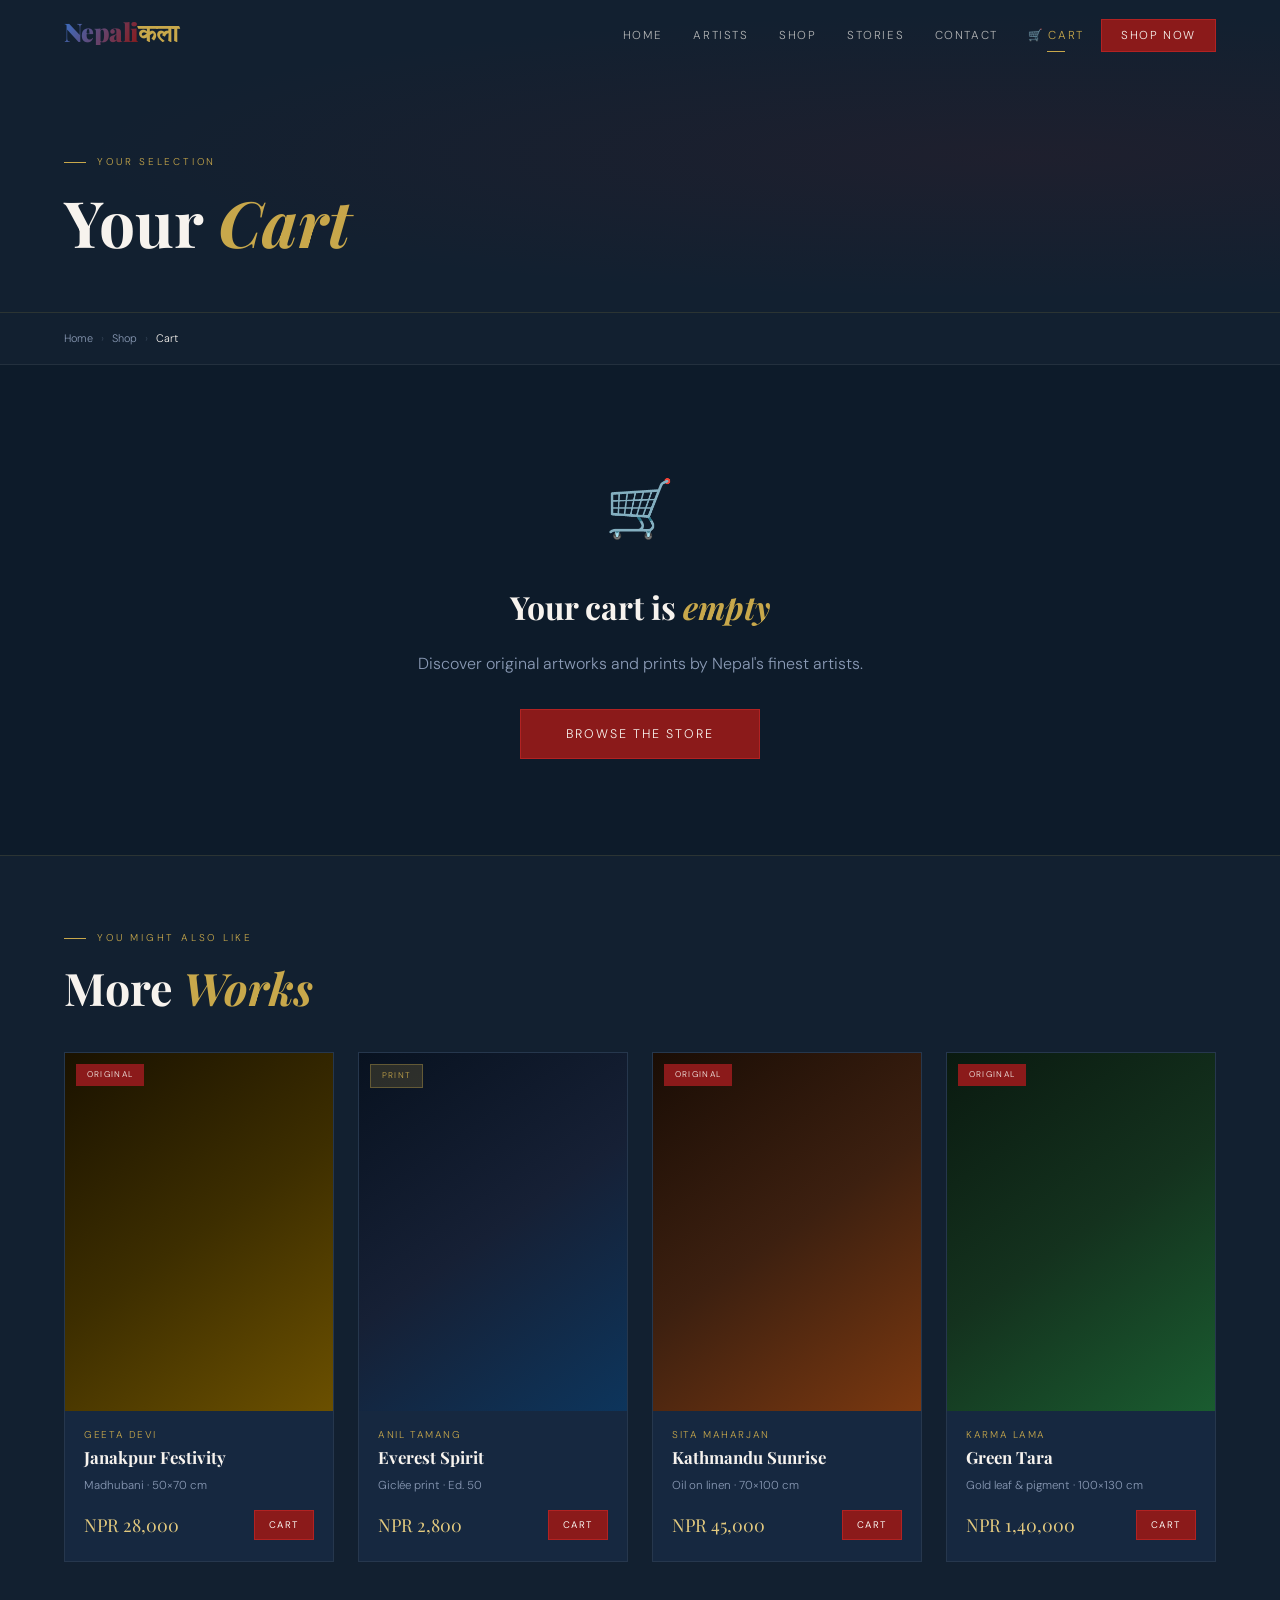
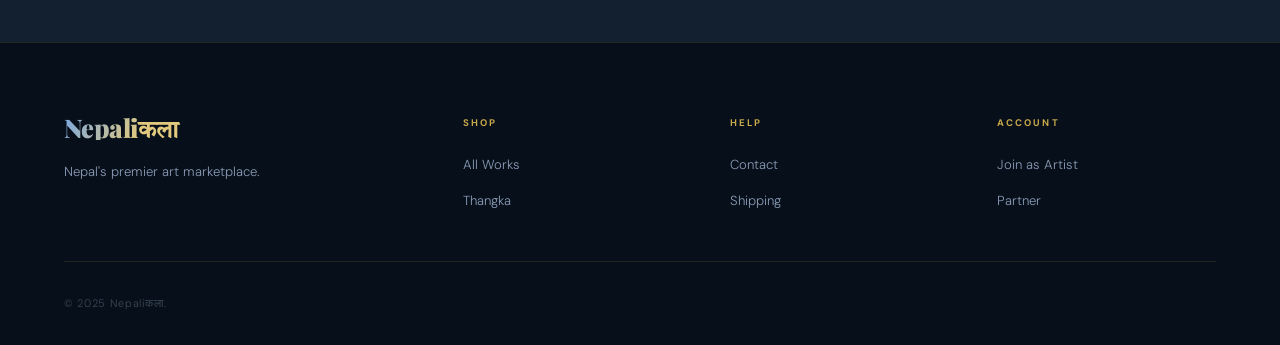
<file: cart.html>
<!DOCTYPE html>
<html lang="en">
<head>
<meta charset="UTF-8"/><meta name="viewport" content="width=device-width,initial-scale=1.0"/>
<title>Cart — Nepaliकला</title>
<link rel="stylesheet" href="styles.css"/>
<style>
.cart-layout{display:grid;grid-template-columns:1fr 340px;gap:2.5rem;padding:3.5rem 4rem 6rem;background:var(--navy);align-items:start;position:relative;z-index:1}
.cart-empty{text-align:center;padding:6rem 2rem;background:var(--navy);position:relative;z-index:1}
.cart-empty-icon{font-size:3.5rem;margin-bottom:1.5rem}
.cart-empty h2{font-family:var(--serif);font-size:2rem;font-weight:700;margin-bottom:1rem}
.cart-empty p{color:var(--muted);margin-bottom:2rem}
/* items */
.cart-items{display:flex;flex-direction:column;gap:0}
.cart-item{display:grid;grid-template-columns:88px 1fr auto;gap:1.2rem;align-items:center;padding:1.3rem 0;border-bottom:1px solid var(--border-w);transition:background .2s}
.cart-item:hover{background:rgba(255,255,255,.015)}
.cart-item-img{width:88px;height:110px;overflow:hidden;border:1px solid var(--border-w);flex-shrink:0}
.cart-item-img .ap{width:100%;height:100%}
.cart-item-artist{font-size:.62rem;letter-spacing:.16em;text-transform:uppercase;color:var(--gold);text-decoration:none;margin-bottom:.2rem;display:block}
.cart-item-title{font-family:var(--serif);font-size:1rem;font-weight:700;color:var(--ivory);margin-bottom:.3rem}
.cart-item-meta{font-size:.72rem;color:var(--muted)}
.cart-item-price{font-family:var(--serif);font-size:1.1rem;color:var(--gold-lite);margin-top:.4rem}
.cart-item-right{display:flex;flex-direction:column;align-items:flex-end;gap:.8rem}
.qty-control{display:flex;border:1px solid var(--border-w)}
.qty-minus,.qty-plus{width:30px;height:32px;background:none;border:none;color:var(--ivory);font-size:1rem;cursor:pointer;display:flex;align-items:center;justify-content:center;transition:background .2s}
.qty-minus:hover,.qty-plus:hover{background:rgba(200,168,75,.1);color:var(--gold)}
.qty-input{width:40px;height:32px;background:rgba(255,255,255,.04);border:none;border-left:1px solid var(--border-w);border-right:1px solid var(--border-w);text-align:center;color:var(--ivory);font-size:.82rem;outline:none}
.remove-btn{background:none;border:none;color:var(--muted);cursor:pointer;font-size:.65rem;letter-spacing:.1em;text-transform:uppercase;transition:color .2s;padding:.2rem 0}
.remove-btn:hover{color:var(--red-lite)}
/* summary */
.cart-summary{position:sticky;top:90px;background:var(--navy-mid);border:1px solid var(--border);padding:2rem}
.cart-summary h3{font-family:var(--serif);font-size:1.3rem;font-weight:700;margin-bottom:1.5rem;padding-bottom:1rem;border-bottom:1px solid var(--border-w)}
.summary-line{display:flex;justify-content:space-between;align-items:center;padding:.55rem 0;font-size:.82rem;border-bottom:1px solid var(--border-w)}
.summary-line:last-of-type{border-bottom:none}
.summary-line span:first-child{color:var(--muted)}
.summary-line span:last-child{color:var(--ivory)}
.summary-total{display:flex;justify-content:space-between;align-items:center;padding:1rem 0;margin-top:.5rem;border-top:2px solid var(--border)}
.summary-total-label{font-size:.78rem;letter-spacing:.12em;text-transform:uppercase;color:var(--muted)}
.summary-total-price{font-family:var(--serif);font-size:1.5rem;color:var(--gold-lite)}
.promo-row{display:flex;gap:.6rem;margin:1.2rem 0}
.promo-row input{flex:1;background:rgba(255,255,255,.04);border:1px solid var(--border-w);padding:.65rem .9rem;color:var(--ivory);font-size:.82rem;outline:none;transition:border-color .25s}
.promo-row input:focus{border-color:var(--gold)}
.checkout-features{display:flex;flex-direction:column;gap:.6rem;margin:1.2rem 0}
.cf-item{display:flex;align-items:center;gap:.6rem;font-size:.72rem;color:var(--muted)}
@media(max-width:960px){.cart-layout{grid-template-columns:1fr;padding:2.5rem 1.5rem 5rem}.cart-summary{position:static}}
@media(max-width:600px){.cart-item{grid-template-columns:72px 1fr;}.cart-item-right{grid-column:1/-1;flex-direction:row;justify-content:space-between;align-items:center}}
</style>
</head>
<body>
<nav id="navbar">
  <a href="/" class="brand"><span class="brand-latin">Nepali</span><span class="brand-deva">कला</span></a>
  <ul class="nav-links">
    <li><a href="/">Home</a></li>
    <li><a href="artistinfo.html">Artists</a></li>
    <li><a href="shop.html">Shop</a></li>
    <li><a href="blog.html">Stories</a></li>
    <li><a href="contact.html">Contact</a></li>
    <li class="nav-cart-wrap"><a href="cart.html" class="active" style="color:var(--gold);text-decoration:none;font-size:.72rem;letter-spacing:.14em;text-transform:uppercase;padding:.42rem .85rem">🛒 Cart <span class="cart-count" style="display:none">0</span></a></li>
    <li><a href="shop.html" class="nav-cta">Shop Now</a></li>
  </ul>
  <div class="hamburger"><span></span><span></span><span></span></div>
</nav>

<div class="page-hero" style="padding:9rem 4rem 3.5rem">
  <p class="eyebrow">Your Selection</p>
  <h1>Your <em>Cart</em></h1>
</div>
<div class="breadcrumb"><a href="/">Home</a><span class="sep">›</span><a href="shop.html">Shop</a><span class="sep">›</span><span class="current">Cart</span></div>

<!-- EMPTY STATE (hidden when items exist) -->
<div class="cart-empty" id="cart-empty" style="display:none">
  <div class="cart-empty-icon">🛒</div>
  <h2>Your cart is <em style="font-style:italic;color:var(--gold)">empty</em></h2>
  <p>Discover original artworks and prints by Nepal's finest artists.</p>
  <a href="shop.html" class="btn btn-primary btn-lg">Browse the Store</a>
</div>

<!-- CART WITH ITEMS -->
<div class="cart-layout" id="cart-main">
  <div>
    <div style="display:flex;justify-content:space-between;align-items:center;margin-bottom:1.5rem;padding-bottom:1rem;border-bottom:1px solid var(--border-w)">
      <h2 style="font-family:var(--serif);font-size:1.2rem;font-weight:700" id="cart-item-count">3 items</h2>
      <button onclick="clearAll()" style="background:none;border:none;color:var(--muted);font-size:.7rem;letter-spacing:.1em;text-transform:uppercase;cursor:pointer;transition:color .2s" onmouseover="this.style.color='var(--red-lite)'" onmouseout="this.style.color='var(--muted)'">Clear All</button>
    </div>
    <div class="cart-items" id="cart-items-list">
      <!-- Rendered by JS -->
    </div>
    <div style="margin-top:2rem;display:flex;gap:1rem;flex-wrap:wrap">
      <a href="shop.html" class="btn btn-outline">← Continue Shopping</a>
    </div>
  </div>

  <!-- SUMMARY -->
  <div class="cart-summary">
    <h3>Order Summary</h3>
    <div class="summary-line"><span>Subtotal</span><span id="sum-subtotal">NPR 0</span></div>
    <div class="summary-line"><span>Shipping</span><span>Calculated at checkout</span></div>
    <div class="summary-line"><span>Tax (13% VAT)</span><span id="sum-tax">NPR 0</span></div>
    <div class="summary-total">
      <span class="summary-total-label">Total</span>
      <span class="summary-total-price" id="sum-total">NPR 0</span>
    </div>
    <div class="promo-row">
      <input type="text" placeholder="Promo code" id="promo-input"/>
      <button class="btn btn-outline btn-sm" onclick="applyPromo()">Apply</button>
    </div>
    <div class="checkout-features">
      <div class="cf-item"><span>🔒</span> SSL-secured checkout</div>
      <div class="cf-item"><span>📦</span> Worldwide insured shipping</div>
      <div class="cf-item"><span>📜</span> Certificate of authenticity</div>
      <div class="cf-item"><span>↩</span> 30-day return policy</div>
    </div>
    <a href="contact.html" class="btn btn-primary" style="width:100%;justify-content:center;margin-top:.5rem">Proceed to Checkout</a>
    <div style="text-align:center;margin-top:1rem;font-size:.68rem;color:var(--muted)">Questions? <a href="contact.html" style="color:var(--gold)">Contact us</a></div>
  </div>
</div>

<!-- RECOMMENDATIONS -->
<div style="padding:4rem 4rem 5rem;background:var(--navy-mid);border-top:1px solid var(--border);position:relative;z-index:1">
  <div class="reveal"><p class="eyebrow">You Might Also Like</p><h2 class="section-title">More <em>Works</em></h2></div>
  <div style="display:grid;grid-template-columns:repeat(4,1fr);gap:1.5rem;margin-top:2.5rem">
    <div class="product-card reveal reveal-delay-1" data-product-id="p3" data-title="Janakpur Festivity" data-price="28000" data-artist="Geeta Devi" data-type="original">
      <div class="product-thumb"><div class="ap ap3"></div><span class="product-badge badge-original">Original</span><div class="product-thumb-overlay"><a href="product-detail.html?id=p3" class="thumb-action">View</a><button class="thumb-action btn-cart">+ Cart</button></div></div>
      <div class="product-info"><a href="artist-detail.html?id=3" class="product-artist-link">Geeta Devi</a><a href="product-detail.html?id=p3" class="product-title">Janakpur Festivity</a><div class="product-meta">Madhubani · 50×70 cm</div><div class="product-price-row"><span class="product-price">NPR 28,000</span><button class="btn-cart">Cart</button></div></div>
    </div>
    <div class="product-card reveal reveal-delay-2" data-product-id="p4" data-title="Everest Spirit" data-price="2800" data-artist="Anil Tamang" data-type="print">
      <div class="product-thumb"><div class="ap ap7"></div><span class="product-badge badge-print">Print</span><div class="product-thumb-overlay"><a href="product-detail.html?id=p4" class="thumb-action">View</a><button class="thumb-action btn-cart">+ Cart</button></div></div>
      <div class="product-info"><a href="artist-detail.html?id=4" class="product-artist-link">Anil Tamang</a><a href="product-detail.html?id=p4" class="product-title">Everest Spirit</a><div class="product-meta">Giclée print · Ed. 50</div><div class="product-price-row"><span class="product-price">NPR 2,800</span><button class="btn-cart">Cart</button></div></div>
    </div>
    <div class="product-card reveal reveal-delay-3" data-product-id="p6" data-title="Kathmandu Sunrise" data-price="45000" data-artist="Sita Maharjan" data-type="original">
      <div class="product-thumb"><div class="ap ap6"></div><span class="product-badge badge-original">Original</span><div class="product-thumb-overlay"><a href="product-detail.html?id=p6" class="thumb-action">View</a><button class="thumb-action btn-cart">+ Cart</button></div></div>
      <div class="product-info"><a href="artist-detail.html?id=2" class="product-artist-link">Sita Maharjan</a><a href="product-detail.html?id=p6" class="product-title">Kathmandu Sunrise</a><div class="product-meta">Oil on linen · 70×100 cm</div><div class="product-price-row"><span class="product-price">NPR 45,000</span><button class="btn-cart">Cart</button></div></div>
    </div>
    <div class="product-card reveal reveal-delay-4" data-product-id="p9" data-title="Green Tara" data-price="140000" data-artist="Karma Lama" data-type="original">
      <div class="product-thumb"><div class="ap ap4"></div><span class="product-badge badge-original">Original</span><div class="product-thumb-overlay"><a href="product-detail.html?id=p9" class="thumb-action">View</a><button class="thumb-action btn-cart">+ Cart</button></div></div>
      <div class="product-info"><a href="artist-detail.html?id=1" class="product-artist-link">Karma Lama</a><a href="product-detail.html?id=p9" class="product-title">Green Tara</a><div class="product-meta">Gold leaf & pigment · 100×130 cm</div><div class="product-price-row"><span class="product-price">NPR 1,40,000</span><button class="btn-cart">Cart</button></div></div>
    </div>
  </div>
</div>

<footer class="site-footer">
  <div class="footer-grid">
    <div><a href="/" class="brand brand-light footer-brand"><span class="brand-latin">Nepali</span><span class="brand-deva">कला</span></a><p class="footer-desc">Nepal's premier art marketplace.</p></div>
    <div class="footer-col"><h4>Shop</h4><ul><li><a href="shop.html">All Works</a></li><li><a href="category.html?cat=thangka">Thangka</a></li></ul></div>
    <div class="footer-col"><h4>Help</h4><ul><li><a href="contact.html">Contact</a></li><li><a href="#">Shipping</a></li></ul></div>
    <div class="footer-col"><h4>Account</h4><ul><li><a href="join.html">Join as Artist</a></li><li><a href="partner.html">Partner</a></li></ul></div>
  </div>
  <div class="footer-bottom"><div class="footer-copy">© 2025 Nepaliकला.</div></div>
</footer>

<script src="script.js"></script>
<script>
const AP_COLORS=['ap1','ap2','ap3','ap4','ap5','ap6','ap7','ap8'];
function fmt(n){return'NPR '+parseInt(n).toLocaleString('en-IN')}
function renderCart(){
  const cart=NK.getCart();
  const list=document.getElementById('cart-items-list');
  const empty=document.getElementById('cart-empty');
  const main=document.getElementById('cart-main');
  if(!cart.length){empty.style.display='block';main.style.display='none';return}
  empty.style.display='none';main.style.display='grid';
  document.getElementById('cart-item-count').textContent=cart.length+' item'+(cart.length!==1?'s':'');
  list.innerHTML=cart.map((item,i)=>`
    <div class="cart-item">
      <div class="cart-item-img"><div class="ap ${AP_COLORS[i%AP_COLORS.length]}"></div></div>
      <div>
        <a href="artistinfo.html" class="cart-item-artist">${item.artist||'Artist'}</a>
        <div class="cart-item-title">${item.title}</div>
        <div class="cart-item-meta">${item.type==='print'?'Giclée Print':'Original'}</div>
        <div class="cart-item-price">${fmt(item.price)}</div>
      </div>
      <div class="cart-item-right">
        <div class="qty-control">
          <button class="qty-minus" onclick="changeQty(${i},-1)">−</button>
          <input class="qty-input" type="number" value="${item.qty||1}" min="1" readonly/>
          <button class="qty-plus" onclick="changeQty(${i},1)">+</button>
        </div>
        <button class="remove-btn" onclick="removeItem(${i})">Remove</button>
      </div>
    </div>`).join('');
  const sub=cart.reduce((s,c)=>(parseInt(c.price)||0)*(c.qty||1)+s,0);
  const tax=Math.round(sub*.13);
  document.getElementById('sum-subtotal').textContent=fmt(sub);
  document.getElementById('sum-tax').textContent=fmt(tax);
  document.getElementById('sum-total').textContent=fmt(sub+tax);
}
function changeQty(idx,delta){
  const cart=NK.getCart();
  const newQty=(cart[idx].qty||1)+delta;
  if(newQty<1){removeItem(idx);return}
  cart[idx].qty=newQty;
  localStorage.setItem('nk_cart',JSON.stringify(cart));
  NK.updateCartBadge();renderCart();
}
function removeItem(idx){
  const cart=NK.getCart();cart.splice(idx,1);
  localStorage.setItem('nk_cart',JSON.stringify(cart));
  NK.updateCartBadge();renderCart();
  NK.showToast('Removed','✕','Item removed from cart.');
}
function clearAll(){
  localStorage.setItem('nk_cart','[]');NK.updateCartBadge();renderCart();
  NK.showToast('Cart cleared','✕','All items removed.');
}
function applyPromo(){
  const code=document.getElementById('promo-input').value.trim().toUpperCase();
  if(code==='NEPAL10'){NK.showToast('Promo applied!','🎉','10% discount applied.')}
  else{NK.showToast('Invalid code','✕','Promo code not recognised.')}
}
renderCart();
</script>
</body>
</html>
</file>
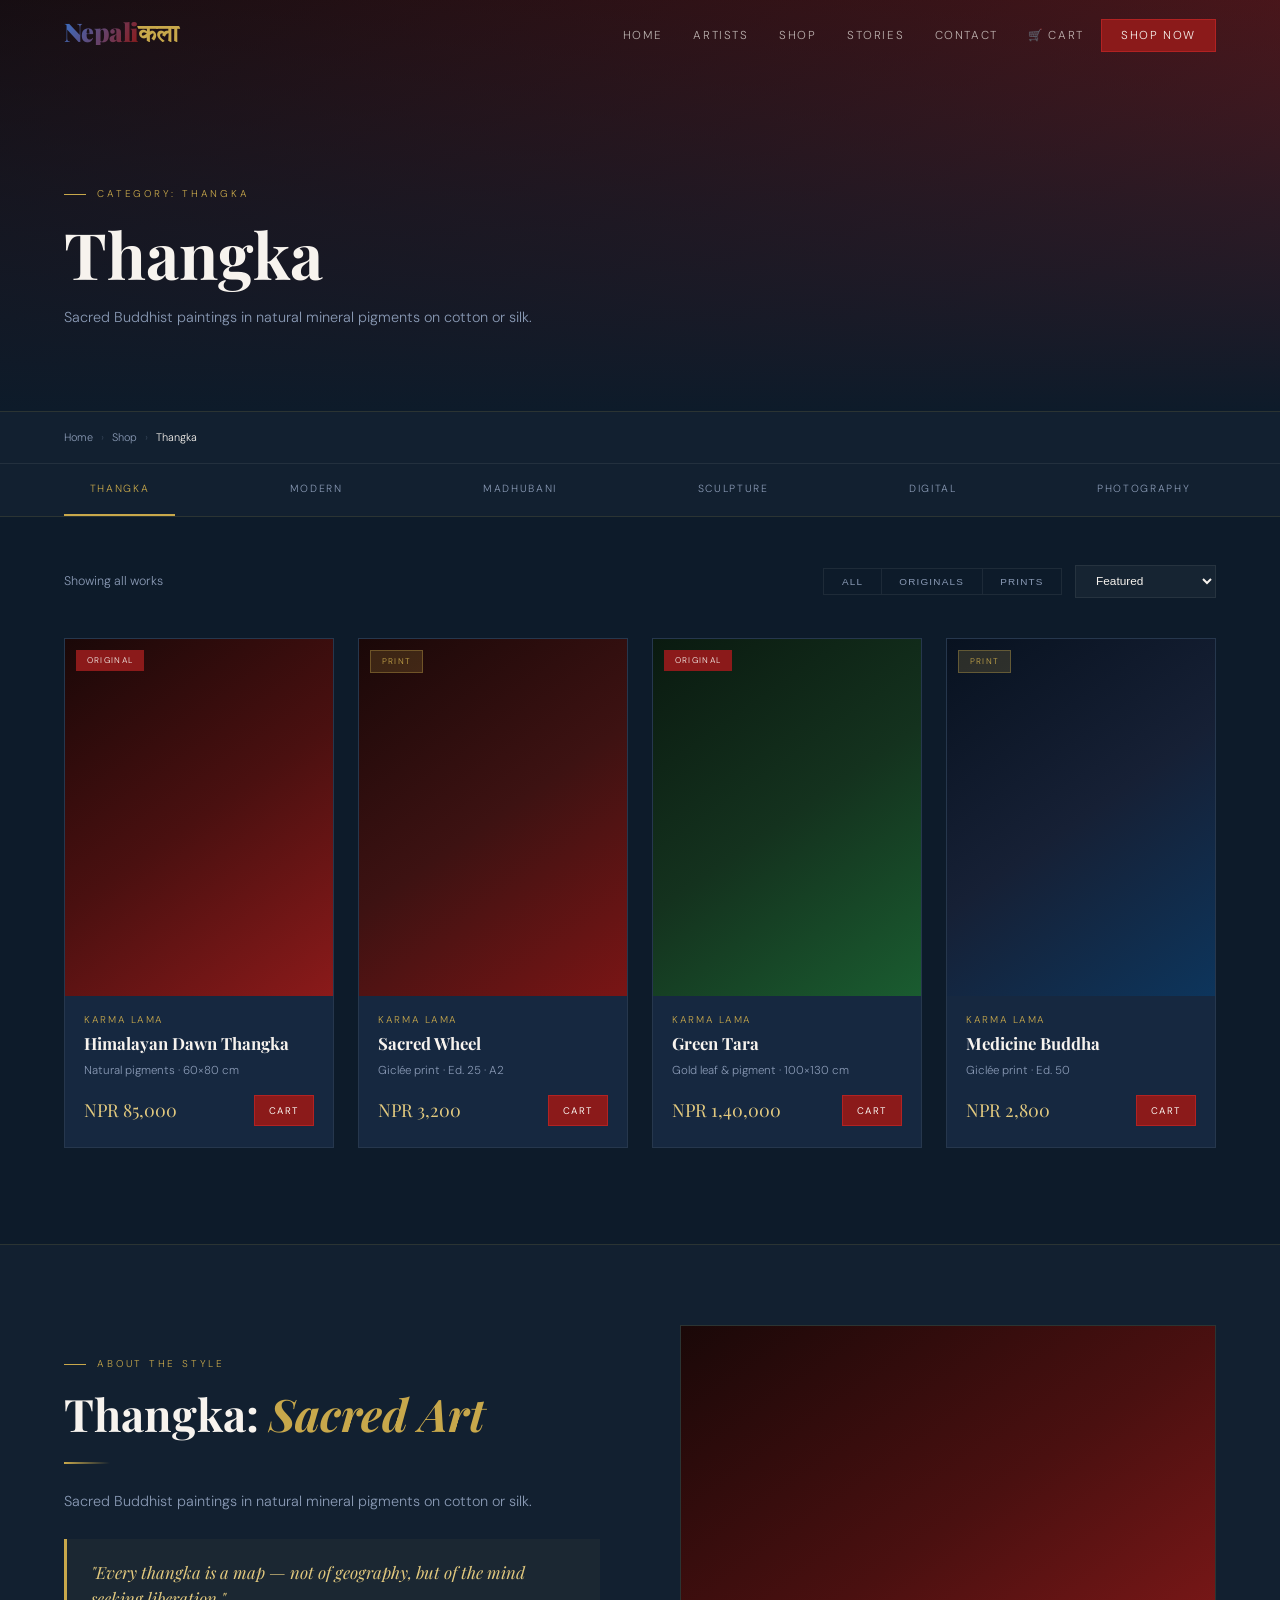
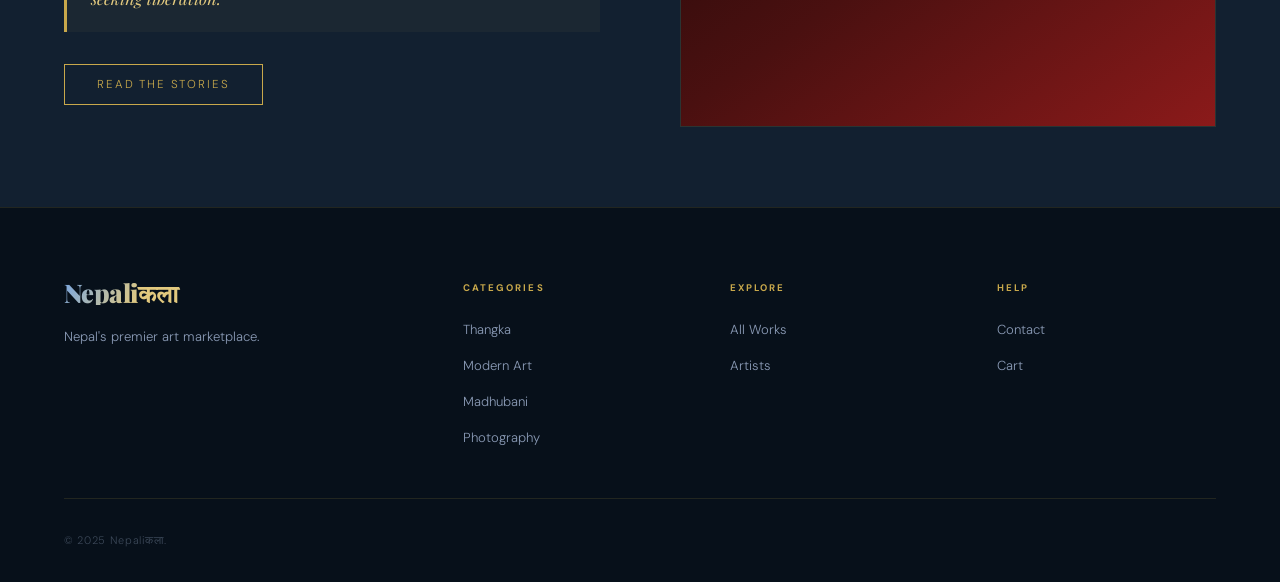
<file: category.html>
<!DOCTYPE html>
<html lang="en">
<head>
<meta charset="UTF-8"/><meta name="viewport" content="width=device-width,initial-scale=1.0"/>
<title>Category — Nepaliकला</title>
<link rel="stylesheet" href="styles.css"/>
<style>
.cat-hero{padding:11rem 4rem 5rem;position:relative;z-index:1;overflow:hidden;min-height:360px;display:flex;flex-direction:column;justify-content:flex-end;background:var(--navy-mid);border-bottom:1px solid var(--border)}
.cat-hero-bg{position:absolute;inset:0;transition:opacity .4s}
.cat-hero-overlay{position:absolute;inset:0;background:linear-gradient(to top,var(--navy) 0%,rgba(13,27,42,.7) 50%,rgba(13,27,42,.3) 100%)}
.cat-hero-content{position:relative;z-index:2}
.cat-nav{display:flex;gap:0;padding:0 4rem;background:var(--navy-mid);border-bottom:1px solid var(--border);overflow-x:auto;position:relative;z-index:1}
.cat-nav::-webkit-scrollbar{height:2px;background:var(--border-w)}
.cat-nav::-webkit-scrollbar-thumb{background:var(--gold)}
.cat-nav-btn{padding:1rem 1.6rem;font-size:.65rem;letter-spacing:.16em;text-transform:uppercase;background:none;border:none;border-bottom:2px solid transparent;color:var(--muted);cursor:pointer;transition:color .25s,border-color .25s;white-space:nowrap;text-decoration:none;display:inline-flex;align-items:center}
.cat-nav-btn:hover{color:var(--gold)}
.cat-nav-btn.active{color:var(--gold);border-bottom-color:var(--gold)}
.cat-products-section{padding:3rem 4rem 6rem;background:var(--navy);position:relative;z-index:1}
.cat-products-header{display:flex;justify-content:space-between;align-items:center;margin-bottom:2.5rem;flex-wrap:wrap;gap:1rem}
.cat-products-grid{display:grid;grid-template-columns:repeat(4,1fr);gap:1.5rem}
.cat-about{background:var(--navy-mid);border-top:1px solid var(--border);padding:5rem 4rem;display:grid;grid-template-columns:1fr 1fr;gap:5rem;align-items:center;position:relative;z-index:1}
.cat-about-text blockquote{border-left:3px solid var(--gold);padding:1.2rem 1.5rem;background:rgba(200,168,75,.05);font-family:var(--serif);font-style:italic;color:var(--gold-lite);font-size:1.05rem;line-height:1.6;margin:1.5rem 0}
.cat-about-img{aspect-ratio:4/3;overflow:hidden;border:1px solid var(--border)}
.cat-about-img .ap{width:100%;height:100%;min-height:280px}
@media(max-width:960px){.cat-hero{padding:9rem 1.5rem 4rem}.cat-nav{padding:0 1.5rem}.cat-products-section{padding:2.5rem 1.5rem 5rem}.cat-products-grid{grid-template-columns:1fr 1fr}.cat-about{grid-template-columns:1fr;padding:4rem 1.5rem;gap:3rem}}
@media(max-width:600px){.cat-products-grid{grid-template-columns:1fr}}
</style>
</head>
<body>
<nav id="navbar">
  <a href="/" class="brand"><span class="brand-latin">Nepali</span><span class="brand-deva">कला</span></a>
  <ul class="nav-links">
    <li><a href="/">Home</a></li>
    <li><a href="artistinfo.html">Artists</a></li>
    <li><a href="shop.html">Shop</a></li>
    <li><a href="blog.html">Stories</a></li>
    <li><a href="contact.html">Contact</a></li>
    <li class="nav-cart-wrap"><a href="cart.html" style="color:rgba(247,243,238,.7);text-decoration:none;font-size:.72rem;letter-spacing:.14em;text-transform:uppercase;padding:.42rem .85rem">🛒 Cart <span class="cart-count" style="display:none">0</span></a></li>
    <li><a href="shop.html" class="nav-cta">Shop Now</a></li>
  </ul>
  <div class="hamburger"><span></span><span></span><span></span></div>
</nav>

<!-- DYNAMIC CAT HERO -->
<div class="cat-hero" id="cat-hero">
  <div class="cat-hero-bg ap ap8" id="cat-bg"></div>
  <div class="cat-hero-overlay"></div>
  <div class="cat-hero-content">
    <p class="eyebrow" id="cat-eyebrow">Art Category</p>
    <h1 style="font-family:var(--serif);font-size:clamp(2.5rem,5vw,5rem);font-weight:700;line-height:1.08" id="cat-title">Thangka</h1>
    <p class="section-sub" id="cat-desc">Sacred Buddhist paintings rendered in natural mineral pigments on cotton or silk.</p>
  </div>
</div>
<div class="breadcrumb"><a href="/">Home</a><span class="sep">›</span><a href="shop.html">Shop</a><span class="sep">›</span><span class="current" id="bc-cat">Thangka</span></div>

<!-- CATEGORY NAV -->
<nav class="cat-nav">
  <a href="category.html?cat=thangka" class="cat-nav-btn" data-cat="thangka">Thangka</a>
  <a href="category.html?cat=modern" class="cat-nav-btn" data-cat="modern">Modern</a>
  <a href="category.html?cat=madhubani" class="cat-nav-btn" data-cat="madhubani">Madhubani</a>
  <a href="category.html?cat=sculpture" class="cat-nav-btn" data-cat="sculpture">Sculpture</a>
  <a href="category.html?cat=digital" class="cat-nav-btn" data-cat="digital">Digital</a>
  <a href="category.html?cat=photography" class="cat-nav-btn" data-cat="photography">Photography</a>
</nav>

<!-- PRODUCTS -->
<div class="cat-products-section">
  <div class="cat-products-header reveal">
    <div class="results-count" id="results-count" style="font-size:.78rem;color:var(--muted)">Showing all works</div>
    <div style="display:flex;gap:.8rem;align-items:center;flex-wrap:wrap">
      <div class="filter-group" style="display:flex;gap:0;border:1px solid var(--border-w)">
        <button class="store-tab filter-btn active" data-filter="all" style="padding:.45rem 1.1rem;font-size:.62rem;letter-spacing:.12em;text-transform:uppercase;background:none;border:none;border-right:1px solid var(--border-w);color:var(--muted);cursor:pointer;transition:background .25s,color .25s">All</button>
        <button class="store-tab filter-btn" data-filter="original" style="padding:.45rem 1.1rem;font-size:.62rem;letter-spacing:.12em;text-transform:uppercase;background:none;border:none;border-right:1px solid var(--border-w);color:var(--muted);cursor:pointer;transition:background .25s,color .25s">Originals</button>
        <button class="store-tab filter-btn" data-filter="print" style="padding:.45rem 1.1rem;font-size:.62rem;letter-spacing:.12em;text-transform:uppercase;background:none;border:none;color:var(--muted);cursor:pointer;transition:background .25s,color .25s">Prints</button>
      </div>
      <select class="sort-select" style="background:rgba(255,255,255,.04);border:1px solid var(--border-w);color:var(--ivory);padding:.48rem 1rem;font-size:.74rem;outline:none;cursor:pointer"><option>Featured</option><option>Price: Low–High</option><option>Price: High–Low</option><option>Newest</option></select>
    </div>
  </div>
  <div class="cat-products-grid filterable-grid">
    <div class="product-card reveal" data-category="original" data-product-id="p1" data-title="Himalayan Dawn Thangka" data-price="85000" data-artist="Karma Lama" data-type="original">
      <div class="product-thumb"><div class="ap ap8"></div><span class="product-badge badge-original">Original</span><div class="product-thumb-overlay"><a href="product-detail.html?id=p1" class="thumb-action">View Details</a><button class="thumb-action btn-cart">+ Cart</button></div></div>
      <div class="product-info"><a href="artist-detail.html?id=1" class="product-artist-link">Karma Lama</a><a href="product-detail.html?id=p1" class="product-title">Himalayan Dawn Thangka</a><div class="product-meta">Natural pigments · 60×80 cm</div><div class="product-price-row"><span class="product-price">NPR 85,000</span><button class="btn-cart">Cart</button></div></div>
    </div>
    <div class="product-card reveal reveal-delay-1" data-category="print" data-product-id="p5" data-title="Sacred Wheel" data-price="3200" data-artist="Karma Lama" data-type="print">
      <div class="product-thumb"><div class="ap ap1"></div><span class="product-badge badge-print">Print</span><div class="product-thumb-overlay"><a href="product-detail.html?id=p5" class="thumb-action">View Details</a><button class="thumb-action btn-cart">+ Cart</button></div></div>
      <div class="product-info"><a href="artist-detail.html?id=1" class="product-artist-link">Karma Lama</a><a href="product-detail.html?id=p5" class="product-title">Sacred Wheel</a><div class="product-meta">Giclée print · Ed. 25 · A2</div><div class="product-price-row"><span class="product-price">NPR 3,200</span><button class="btn-cart">Cart</button></div></div>
    </div>
    <div class="product-card reveal reveal-delay-2" data-category="original" data-product-id="p9" data-title="Green Tara" data-price="140000" data-artist="Karma Lama" data-type="original">
      <div class="product-thumb"><div class="ap ap4"></div><span class="product-badge badge-original">Original</span><div class="product-thumb-overlay"><a href="product-detail.html?id=p9" class="thumb-action">View Details</a><button class="thumb-action btn-cart">+ Cart</button></div></div>
      <div class="product-info"><a href="artist-detail.html?id=1" class="product-artist-link">Karma Lama</a><a href="product-detail.html?id=p9" class="product-title">Green Tara</a><div class="product-meta">Gold leaf & pigment · 100×130 cm</div><div class="product-price-row"><span class="product-price">NPR 1,40,000</span><button class="btn-cart">Cart</button></div></div>
    </div>
    <div class="product-card reveal reveal-delay-3" data-category="print" data-product-id="p10" data-title="Medicine Buddha" data-price="2800" data-artist="Karma Lama" data-type="print">
      <div class="product-thumb"><div class="ap ap7"></div><span class="product-badge badge-print">Print</span><div class="product-thumb-overlay"><a href="product-detail.html?id=p10" class="thumb-action">View Details</a><button class="thumb-action btn-cart">+ Cart</button></div></div>
      <div class="product-info"><a href="artist-detail.html?id=1" class="product-artist-link">Karma Lama</a><a href="product-detail.html?id=p10" class="product-title">Medicine Buddha</a><div class="product-meta">Giclée print · Ed. 50</div><div class="product-price-row"><span class="product-price">NPR 2,800</span><button class="btn-cart">Cart</button></div></div>
    </div>
  </div>
</div>

<!-- ABOUT CATEGORY -->
<div class="cat-about">
  <div class="cat-about-text reveal">
    <p class="eyebrow">About the Style</p>
    <h2 class="section-title" id="about-title">Thangka: <em>Sacred Art</em></h2>
    <div class="divider-gold"></div>
    <p class="section-sub" id="about-desc" style="max-width:100%">Thangka is a Tibetan Buddhist painting on cotton or silk appliqué, usually depicting Buddhist deities, scenes, or mandalas. Dating back over 1,000 years, the tradition requires years of training under a master and uses mineral pigments that have remained unchanged for centuries.</p>
    <blockquote id="about-quote">"Every thangka is a map — not of geography, but of the mind seeking liberation."</blockquote>
    <a href="blog.html" class="btn btn-outline" style="margin-top:.5rem">Read the Stories</a>
  </div>
  <div class="cat-about-img reveal reveal-delay-2">
    <div class="ap ap8" id="about-img"></div>
  </div>
</div>

<footer class="site-footer">
  <div class="footer-grid">
    <div><a href="/" class="brand brand-light footer-brand"><span class="brand-latin">Nepali</span><span class="brand-deva">कला</span></a><p class="footer-desc">Nepal's premier art marketplace.</p></div>
    <div class="footer-col"><h4>Categories</h4><ul><li><a href="category.html?cat=thangka">Thangka</a></li><li><a href="category.html?cat=modern">Modern Art</a></li><li><a href="category.html?cat=madhubani">Madhubani</a></li><li><a href="category.html?cat=photography">Photography</a></li></ul></div>
    <div class="footer-col"><h4>Explore</h4><ul><li><a href="shop.html">All Works</a></li><li><a href="artistinfo.html">Artists</a></li></ul></div>
    <div class="footer-col"><h4>Help</h4><ul><li><a href="contact.html">Contact</a></li><li><a href="cart.html">Cart</a></li></ul></div>
  </div>
  <div class="footer-bottom"><div class="footer-copy">© 2025 Nepaliकला.</div></div>
</footer>
<script src="script.js"></script>
<script>
const CAT_DATA={
  thangka:{title:'Thangka',desc:'Sacred Buddhist paintings in natural mineral pigments on cotton or silk.',quote:'"Every thangka is a map — not of geography, but of the mind seeking liberation."',bg:'ap8',color:'#8b1a1a'},
  modern:{title:'Modern & Contemporary',desc:'Nepal\'s contemporary artists reinterpreting Himalayan life through oils, acrylics, and mixed media.',quote:'"We paint what the tourists don\'t expect — the Nepal we actually live in."',bg:'ap2',color:'#0d3d5c'},
  madhubani:{title:'Madhubani',desc:'Folk painting tradition from the Mithila region, using geometric patterns and mythological subjects.',quote:'"The lines know where to go. My hand just follows what the women before me learned."',bg:'ap3',color:'#3d2e00'},
  sculpture:{title:'Sculpture & Craft',desc:'Bronze, stone, and wood sculptures carrying Nepal\'s ancient artistic traditions forward.',quote:'"I do not make statues. I release the deity already inside the metal."',bg:'ap6',color:'#3d2010'},
  digital:{title:'Digital Art',desc:'Nepali digital artists fusing Himalayan mythology with contemporary digital techniques.',quote:'"The pixel is my brush. Mount Meru is my canvas."',bg:'ap5',color:'#350d35'},
  photography:{title:'Photography',desc:'Stunning photographic works capturing Nepal\'s landscapes, people, and festivals.',quote:'"At altitude, every sunrise is a once-in-a-lifetime event."',bg:'ap7',color:'#0d355c'}
};
(function(){
  const params=new URLSearchParams(window.location.search);
  const cat=params.get('cat')||'thangka';
  const d=CAT_DATA[cat]||CAT_DATA.thangka;
  document.getElementById('cat-title').textContent=d.title;
  document.getElementById('cat-desc').textContent=d.desc;
  document.getElementById('bc-cat').textContent=d.title;
  document.getElementById('cat-eyebrow').textContent='Category: '+d.title;
  document.getElementById('about-title').innerHTML=d.title+': <em>Sacred Art</em>';
  document.getElementById('about-desc').textContent=d.desc;
  document.getElementById('about-quote').textContent=d.quote;
  const bg=document.getElementById('cat-bg');
  bg.className='cat-hero-bg ap '+d.bg;
  document.getElementById('about-img').className='ap '+d.bg;
  document.querySelectorAll('.cat-nav-btn').forEach(b=>{
    b.classList.toggle('active',b.dataset.cat===cat);
  });
  document.title=d.title+' — Nepaliकला';
})();
</script>
</body>
</html>
</file>
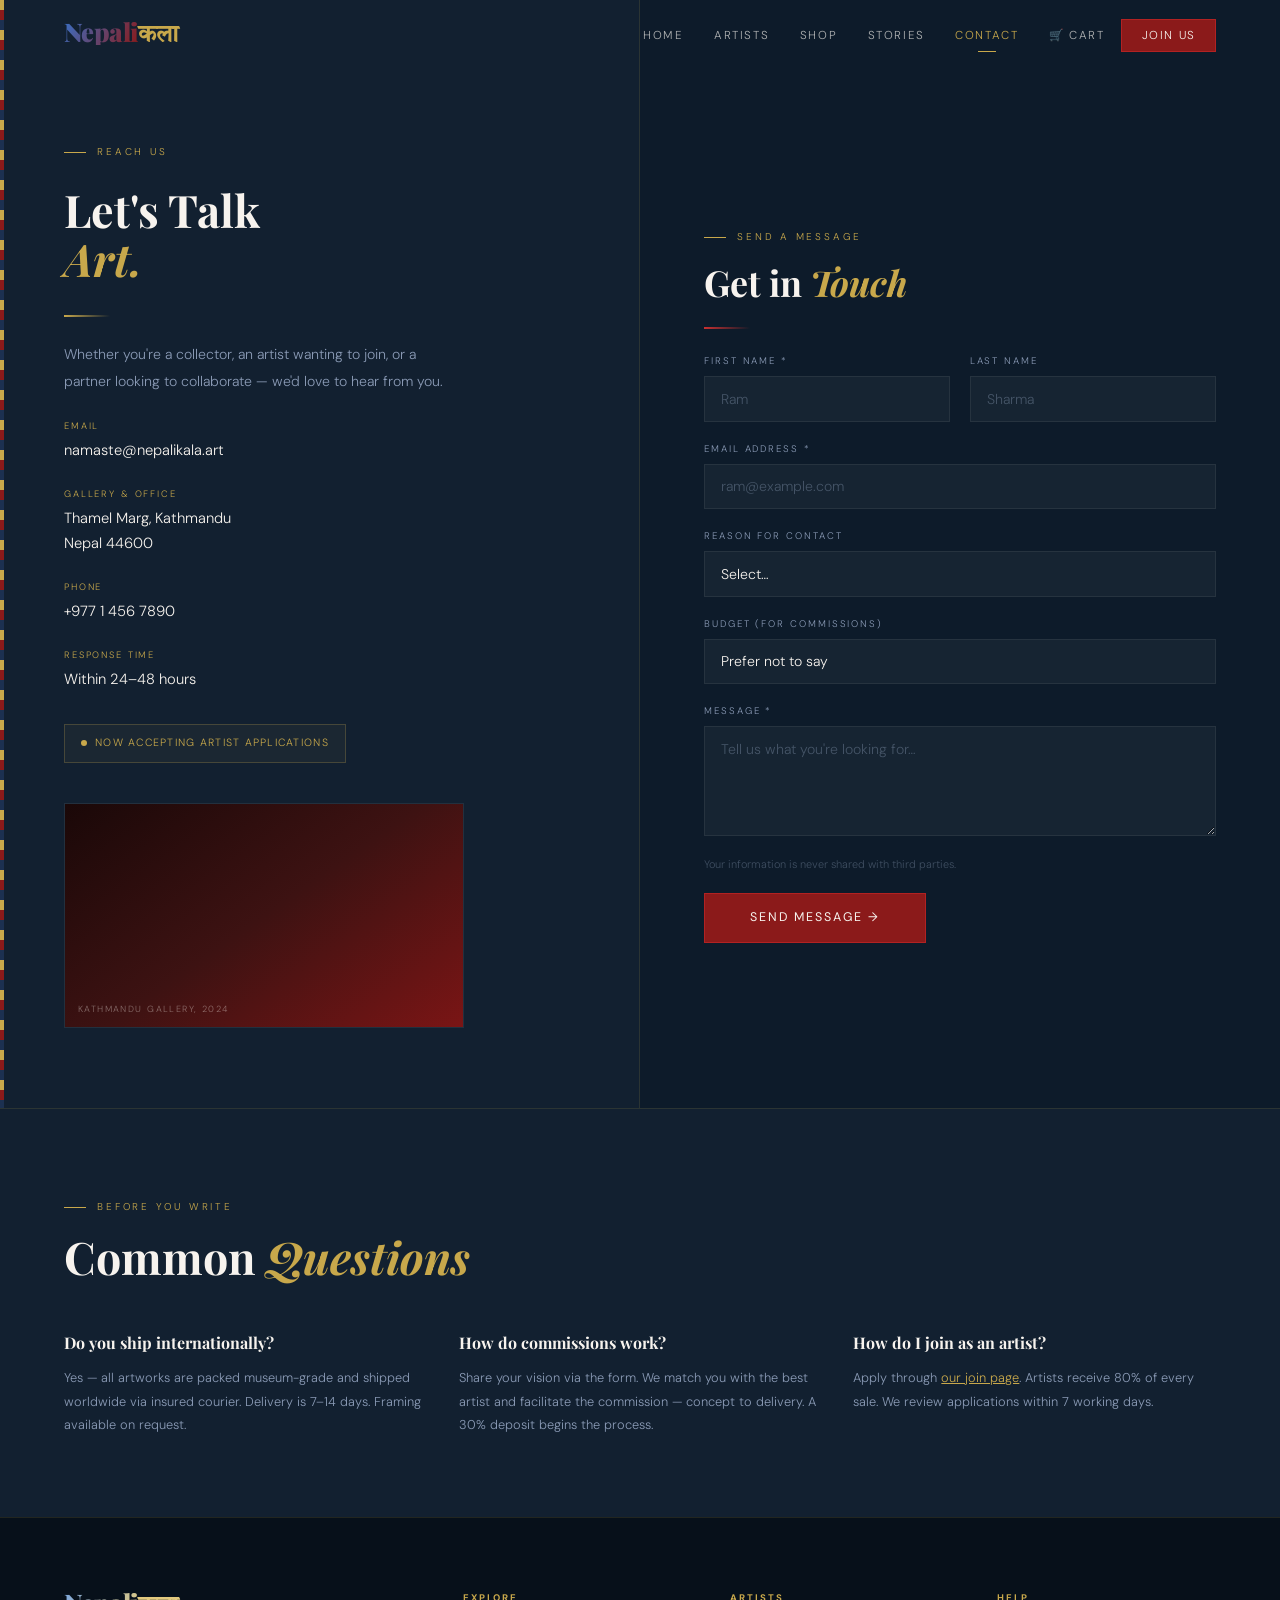
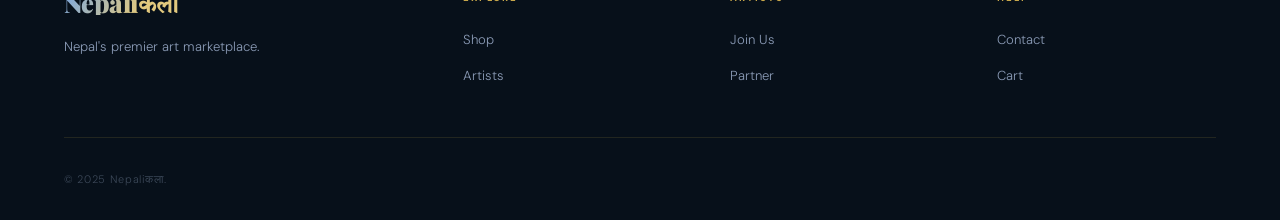
<file: contact.html>
<!DOCTYPE html>
<html lang="en">
<head>
<meta charset="UTF-8"/><meta name="viewport" content="width=device-width,initial-scale=1.0"/>
<title>Contact — Nepaliकला</title>
<link rel="stylesheet" href="styles.css"/>
<style>
.contact-split{display:grid;grid-template-columns:1fr 1fr;min-height:calc(100vh - 70px)}
.cl{background:var(--navy-mid);padding:9rem 4rem 5rem;position:relative;overflow:hidden;display:flex;flex-direction:column;border-right:1px solid var(--border)}
.cl .dhaka-stripe{position:absolute;top:0;left:0}
.cl-art{margin-top:2.5rem;aspect-ratio:16/9;overflow:hidden;max-width:400px;border:1px solid var(--border-w);position:relative}
.cl-art .ap{width:100%;height:100%;min-height:180px}
.cl-art-caption{position:absolute;bottom:.6rem;left:.8rem;font-size:.56rem;letter-spacing:.16em;text-transform:uppercase;color:rgba(247,243,238,.4)}
.available-badge{display:inline-flex;align-items:center;gap:.5rem;padding:.6rem 1rem;border:1px solid rgba(200,168,75,.25);background:rgba(200,168,75,.05);font-size:.66rem;letter-spacing:.12em;text-transform:uppercase;color:var(--gold);margin-top:2rem;align-self:flex-start}
.badge-dot{width:6px;height:6px;border-radius:50%;background:var(--gold);animation:pulse 2.2s ease infinite}
.cr{background:var(--navy);padding:9rem 4rem 5rem;display:flex;flex-direction:column;justify-content:center}
.contact-details{display:flex;flex-direction:column;gap:1.5rem;margin-top:1.5rem}
.cd-item-label{font-size:.58rem;letter-spacing:.2em;text-transform:uppercase;color:var(--gold);margin-bottom:.2rem}
.cd-item-value{font-size:.92rem;color:var(--ivory)}
.cd-item-value a{color:var(--ivory);text-decoration:none;transition:color .25s}
.cd-item-value a:hover{color:var(--gold)}
.contact-form{display:flex;flex-direction:column;gap:1.2rem}
.faq-section{padding:5rem 4rem;background:var(--navy-mid);border-top:1px solid var(--border);position:relative;z-index:1}
.faq-grid{display:grid;grid-template-columns:repeat(3,1fr);gap:2rem;margin-top:3rem}
.faq-item h4{font-family:var(--serif);font-size:1rem;font-weight:700;color:var(--ivory);margin-bottom:.6rem}
.faq-item p{font-size:.8rem;color:var(--muted);line-height:1.85}
@media(max-width:960px){.contact-split{grid-template-columns:1fr}.cl{padding:8rem 1.5rem 4rem;border-right:none;border-bottom:1px solid var(--border)}.cr{padding:3.5rem 1.5rem 5rem}.faq-section{padding:4rem 1.5rem}.faq-grid{grid-template-columns:1fr}}
</style>
</head>
<body>
<nav id="navbar">
  <a href="/" class="brand"><span class="brand-latin">Nepali</span><span class="brand-deva">कला</span></a>
  <ul class="nav-links">
    <li><a href="/">Home</a></li>
    <li><a href="artistinfo.html">Artists</a></li>
    <li><a href="shop.html">Shop</a></li>
    <li><a href="blog.html">Stories</a></li>
    <li><a href="contact.html" class="active">Contact</a></li>
    <li class="nav-cart-wrap"><a href="cart.html" style="color:rgba(247,243,238,.7);text-decoration:none;font-size:.72rem;letter-spacing:.14em;text-transform:uppercase;padding:.42rem .85rem">🛒 Cart <span class="cart-count" style="display:none">0</span></a></li>
    <li><a href="join.html" class="nav-cta">Join Us</a></li>
  </ul>
  <div class="hamburger"><span></span><span></span><span></span></div>
</nav>
<div class="contact-split">
  <div class="cl">
    <div class="dhaka-stripe"></div>
    <p class="eyebrow">Reach Us</p>
    <h2 style="font-family:var(--serif);font-size:clamp(2.2rem,3.5vw,4rem);font-weight:700;line-height:1.1;margin:.5rem 0">Let's Talk<br><em style="font-style:italic;color:var(--gold)">Art.</em></h2>
    <div class="divider-gold"></div>
    <p style="font-size:.88rem;color:var(--muted);line-height:1.9;max-width:400px">Whether you're a collector, an artist wanting to join, or a partner looking to collaborate — we'd love to hear from you.</p>
    <div class="contact-details reveal">
      <div><div class="cd-item-label">Email</div><div class="cd-item-value"><a href="mailto:namaste@nepalikala.art">namaste@nepalikala.art</a></div></div>
      <div><div class="cd-item-label">Gallery &amp; Office</div><div class="cd-item-value">Thamel Marg, Kathmandu<br>Nepal 44600</div></div>
      <div><div class="cd-item-label">Phone</div><div class="cd-item-value"><a href="tel:+97714567890">+977 1 456 7890</a></div></div>
      <div><div class="cd-item-label">Response Time</div><div class="cd-item-value">Within 24–48 hours</div></div>
    </div>
    <div class="available-badge reveal"><span class="badge-dot"></span>Now accepting artist applications</div>
    <div class="cl-art reveal">
      <div class="ap ap1"></div>
      <span class="cl-art-caption">Kathmandu Gallery, 2024</span>
    </div>
  </div>
  <div class="cr">
    <p class="eyebrow">Send a Message</p>
    <h2 style="font-family:var(--serif);font-size:clamp(1.8rem,2.8vw,3rem);font-weight:700;line-height:1.15">Get in <em style="font-style:italic;color:var(--gold)">Touch</em></h2>
    <div class="divider-red"></div>
    <form class="contact-form js-form reveal">
      <div class="form-row">
        <div class="form-group"><label>First Name *</label><input type="text" placeholder="Ram" required/></div>
        <div class="form-group"><label>Last Name</label><input type="text" placeholder="Sharma"/></div>
      </div>
      <div class="form-group"><label>Email Address *</label><input type="email" placeholder="ram@example.com" required/></div>
      <div class="form-group"><label>Reason for Contact</label>
        <select>
          <option value="">Select…</option>
          <option>Buy Original Artwork</option>
          <option>Buy a Print</option>
          <option>Commission a Custom Piece</option>
          <option>Apply as Artist</option>
          <option>Partnership Enquiry</option>
          <option>Press / Media</option>
          <option>Other</option>
        </select>
      </div>
      <div class="form-group"><label>Budget (for commissions)</label>
        <select>
          <option value="">Prefer not to say</option>
          <option>NPR 5,000 – 20,000</option>
          <option>NPR 20,000 – 50,000</option>
          <option>NPR 50,000 – 1,00,000</option>
          <option>NPR 1,00,000+</option>
        </select>
      </div>
      <div class="form-group"><label>Message *</label><textarea placeholder="Tell us what you're looking for…" style="min-height:110px" required></textarea></div>
      <p class="form-hint">Your information is never shared with third parties.</p>
      <button type="submit" class="btn btn-primary btn-lg" style="align-self:flex-start">Send Message →</button>
    </form>
  </div>
</div>
<div class="faq-section">
  <div class="reveal"><p class="eyebrow">Before You Write</p><h2 class="section-title">Common <em>Questions</em></h2></div>
  <div class="faq-grid">
    <div class="faq-item reveal reveal-delay-1"><h4>Do you ship internationally?</h4><p>Yes — all artworks are packed museum-grade and shipped worldwide via insured courier. Delivery is 7–14 days. Framing available on request.</p></div>
    <div class="faq-item reveal reveal-delay-2"><h4>How do commissions work?</h4><p>Share your vision via the form. We match you with the best artist and facilitate the commission — concept to delivery. A 30% deposit begins the process.</p></div>
    <div class="faq-item reveal reveal-delay-3"><h4>How do I join as an artist?</h4><p>Apply through <a href="join.html" style="color:var(--gold)">our join page</a>. Artists receive 80% of every sale. We review applications within 7 working days.</p></div>
  </div>
</div>
<footer class="site-footer">
  <div class="footer-grid">
    <div><a href="/" class="brand brand-light footer-brand"><span class="brand-latin">Nepali</span><span class="brand-deva">कला</span></a><p class="footer-desc">Nepal's premier art marketplace.</p></div>
    <div class="footer-col"><h4>Explore</h4><ul><li><a href="shop.html">Shop</a></li><li><a href="artistinfo.html">Artists</a></li></ul></div>
    <div class="footer-col"><h4>Artists</h4><ul><li><a href="join.html">Join Us</a></li><li><a href="partner.html">Partner</a></li></ul></div>
    <div class="footer-col"><h4>Help</h4><ul><li><a href="contact.html">Contact</a></li><li><a href="cart.html">Cart</a></li></ul></div>
  </div>
  <div class="footer-bottom"><div class="footer-copy">© 2025 Nepaliकला.</div></div>
</footer>
<script src="script.js"></script>
</body>
</html>
</file>
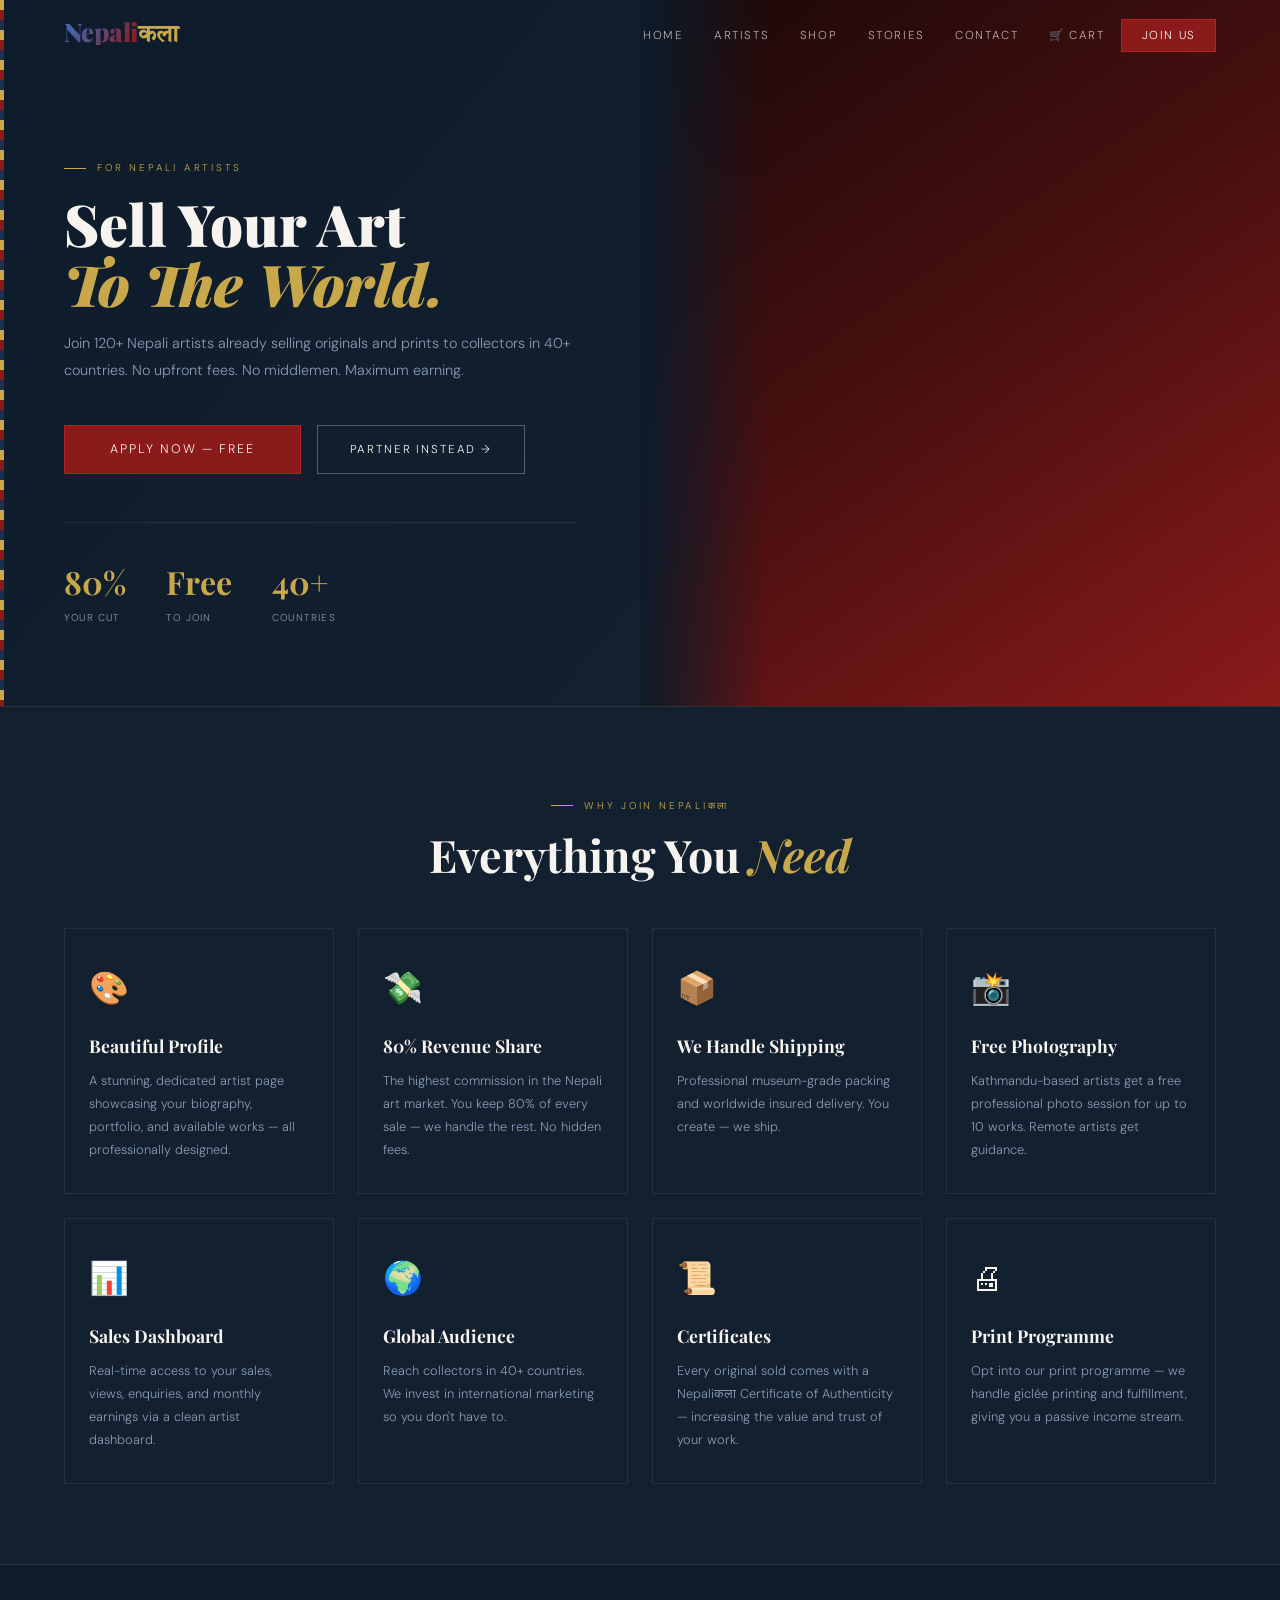
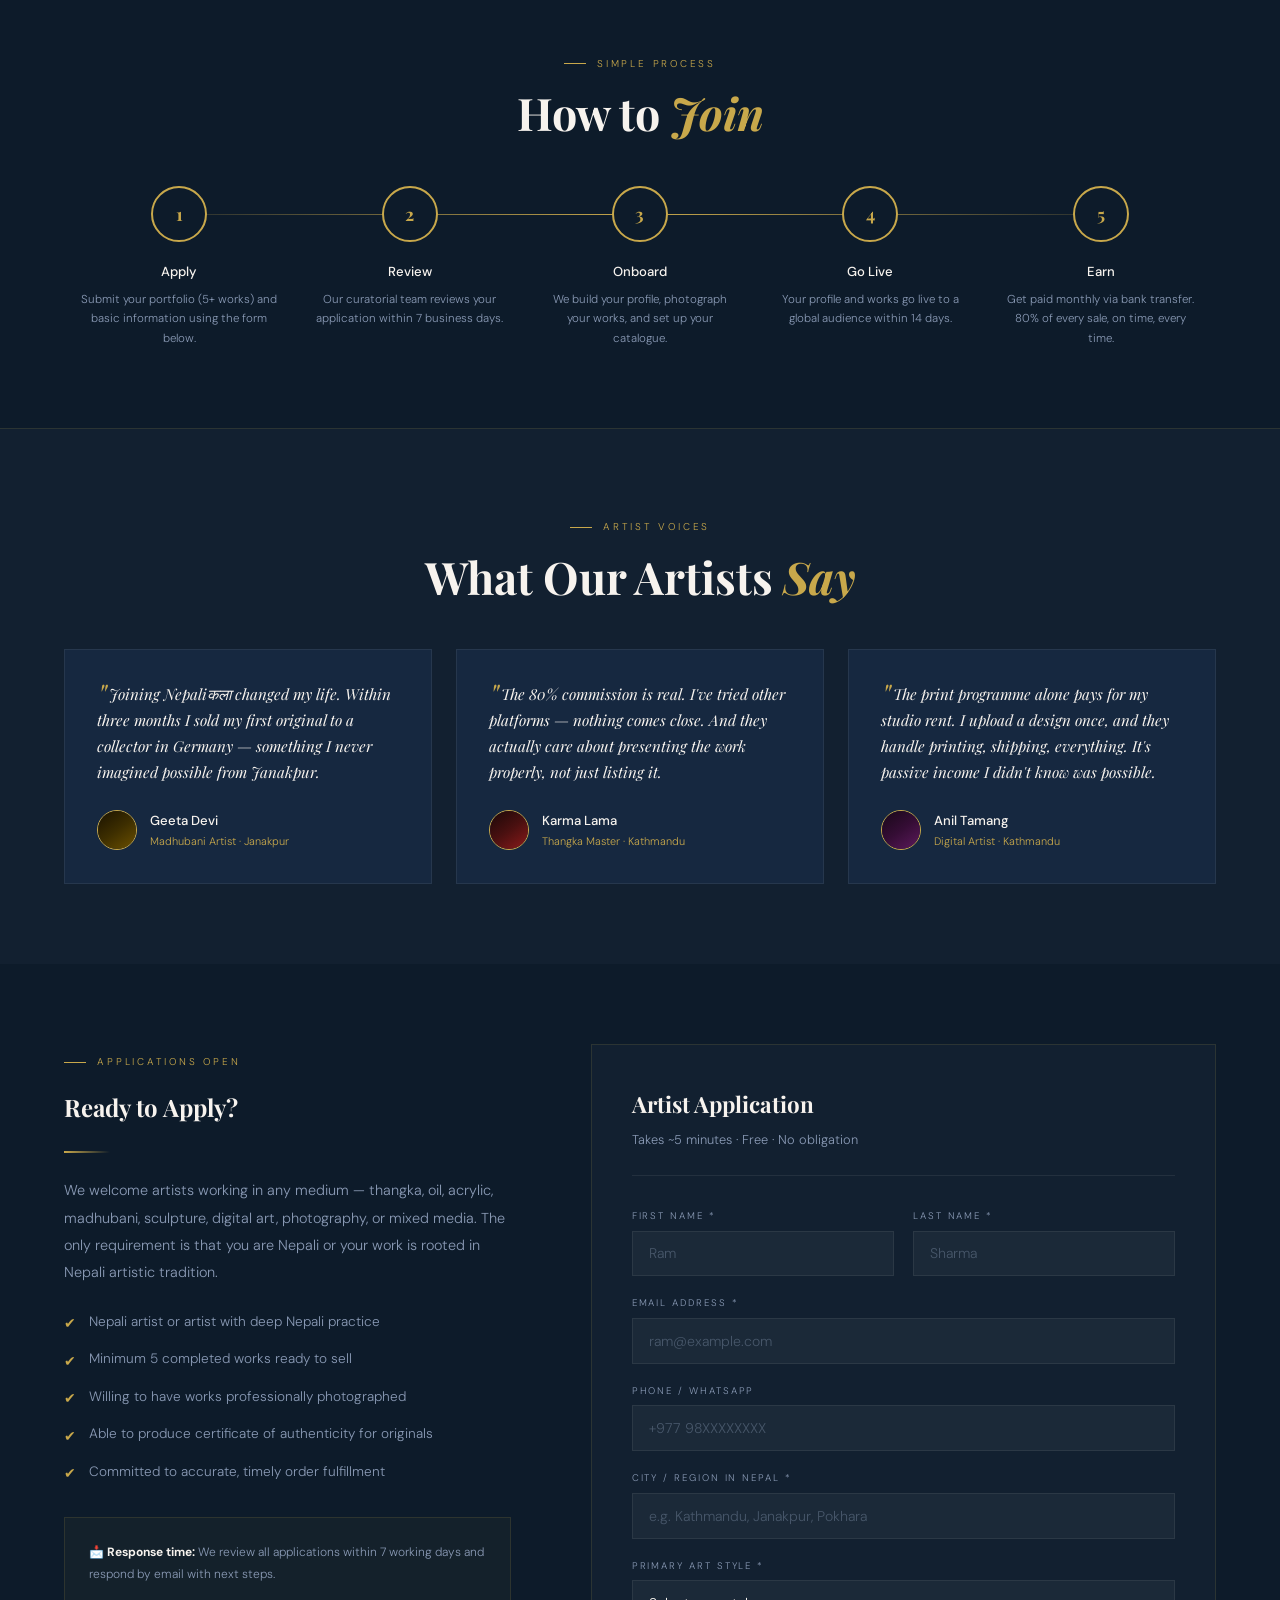
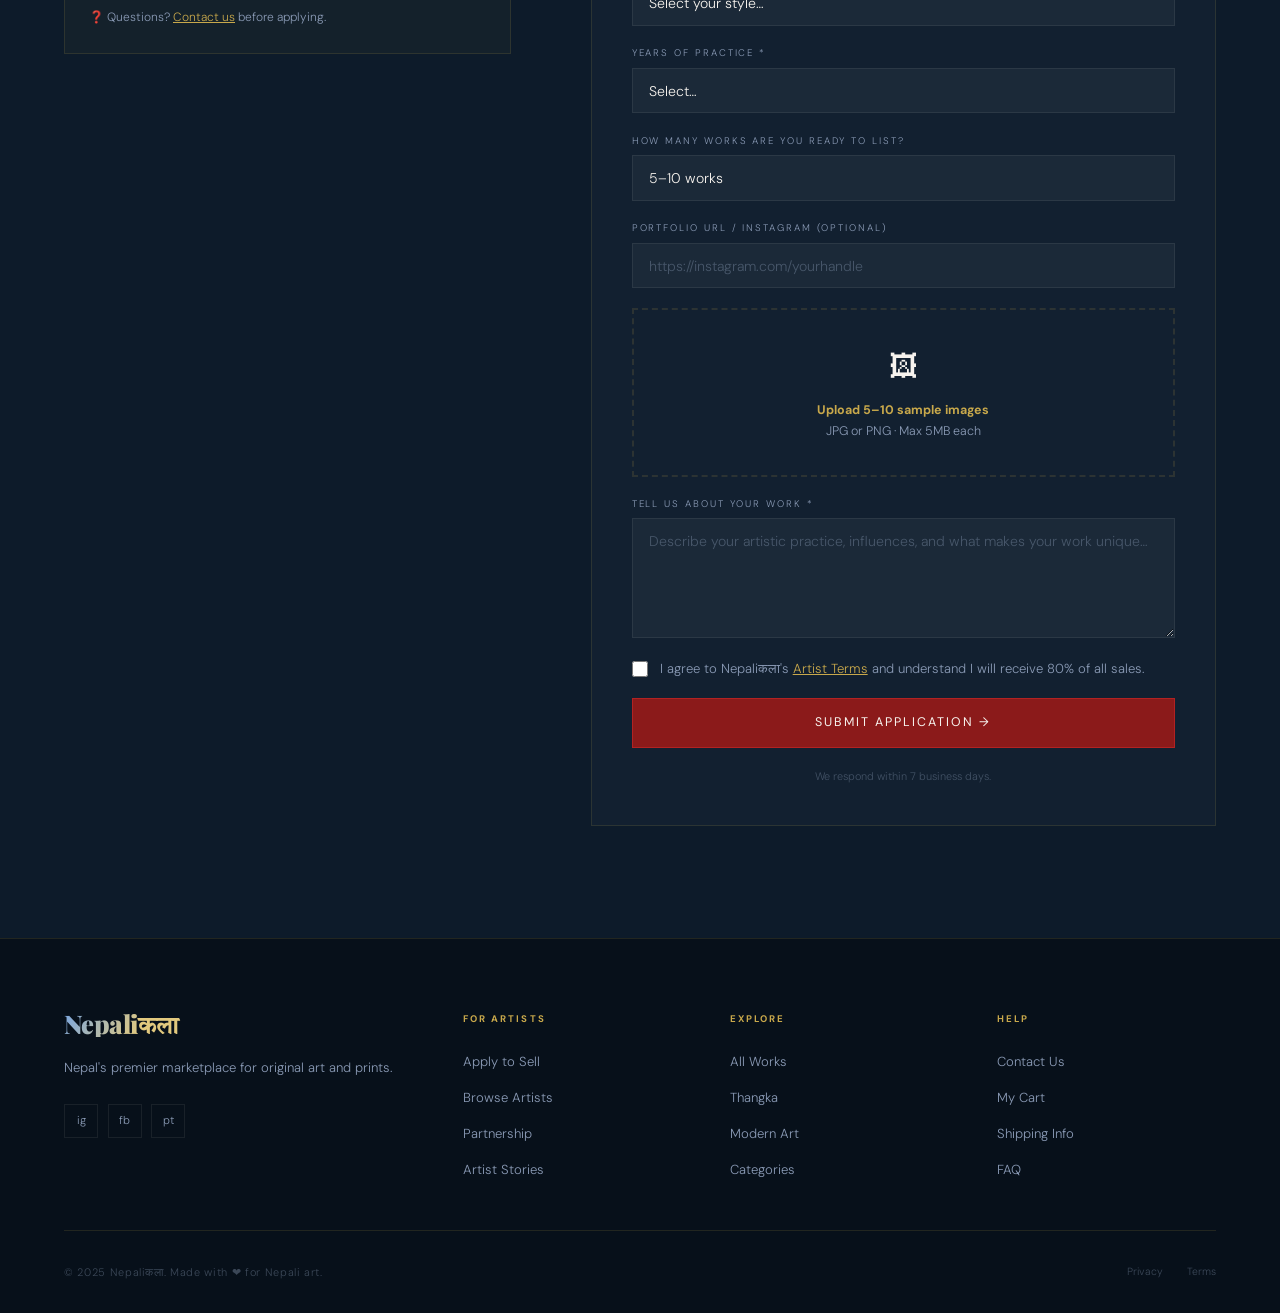
<file: join.html>
<!DOCTYPE html>
<html lang="en">
<head>
<meta charset="UTF-8"/><meta name="viewport" content="width=device-width,initial-scale=1.0"/>
<title>Join as Artist — Nepaliकला</title>
<link rel="stylesheet" href="styles.css"/>
<style>
/* ── JOIN PAGE ── */
.join-hero{min-height:60vh;display:grid;grid-template-columns:1fr 1fr;align-items:stretch;position:relative;overflow:hidden}
.join-hero-left{background:linear-gradient(130deg,var(--navy) 0%,var(--navy-mid) 100%);padding:10rem 4rem 5rem;position:relative;z-index:2;display:flex;flex-direction:column;justify-content:center}
.join-hero-left .dhaka-stripe{position:absolute;top:0;left:0}
.join-hero-right{position:relative;overflow:hidden}
.join-hero-right .ap{width:100%;height:100%;min-height:400px}
.join-hero-right::after{content:'';position:absolute;inset:0;background:linear-gradient(to right,var(--navy) 0%,transparent 20%)}

.perks-section{padding:5rem 4rem;background:var(--navy-mid);border-top:1px solid var(--border);border-bottom:1px solid var(--border);position:relative;z-index:1}
.perks-grid{display:grid;grid-template-columns:repeat(4,1fr);gap:1.5rem;margin-top:3rem}
.perk-card{padding:2rem 1.5rem;border:1px solid var(--border-w);transition:border-color .3s,transform .3s}
.perk-card:hover{border-color:var(--border);transform:translateY(-3px)}
.perk-card-icon{font-size:2rem;margin-bottom:1rem}
.perk-card-title{font-family:var(--serif);font-size:1.1rem;font-weight:700;color:var(--ivory);margin-bottom:.5rem}
.perk-card-desc{font-size:.8rem;color:var(--muted);line-height:1.8}

.how-section{padding:5rem 4rem;background:var(--navy);position:relative;z-index:1}
.how-steps{display:grid;grid-template-columns:repeat(5,1fr);gap:0;margin-top:3rem;position:relative}
.how-steps::before{content:'';position:absolute;top:28px;left:10%;right:10%;height:1px;background:linear-gradient(90deg,var(--border),var(--gold),var(--border));z-index:0}
.how-step{text-align:center;padding:0 1rem;position:relative;z-index:1}
.how-step-num{width:56px;height:56px;border-radius:50%;border:2px solid var(--gold);background:var(--navy);display:flex;align-items:center;justify-content:center;font-family:var(--serif);font-size:1.1rem;font-weight:700;color:var(--gold);margin:0 auto 1.2rem}
.how-step-title{font-size:.82rem;font-weight:500;color:var(--ivory);margin-bottom:.4rem}
.how-step-desc{font-size:.72rem;color:var(--muted);line-height:1.7}

.testimonials-section{padding:5rem 4rem;background:var(--navy-mid);border-top:1px solid var(--border);position:relative;z-index:1}
.testimonials-grid{display:grid;grid-template-columns:repeat(3,1fr);gap:1.5rem;margin-top:3rem}
.testimonial-card{padding:2rem;border:1px solid var(--border-w);background:var(--navy-card);transition:border-color .3s}
.testimonial-card:hover{border-color:var(--border)}
.testimonial-quote{font-family:var(--serif);font-style:italic;font-size:.95rem;color:var(--ivory);line-height:1.7;margin-bottom:1.5rem}
.testimonial-quote::before{content:'"';font-size:2rem;color:var(--gold);line-height:0;vertical-align:-.5rem;margin-right:.2rem}
.testimonial-author{display:flex;align-items:center;gap:.8rem}
.t-avatar{width:40px;height:40px;border-radius:50%;overflow:hidden;border:1px solid var(--gold);flex-shrink:0}
.t-avatar .ap{width:100%;height:100%}
.t-name{font-size:.82rem;font-weight:500;color:var(--ivory)}
.t-role{font-size:.68rem;color:var(--gold)}

/* APPLICATION FORM */
.apply-section{padding:5rem 4rem 7rem;background:var(--navy);position:relative;z-index:1}
.apply-layout{display:grid;grid-template-columns:1fr 1.4fr;gap:5rem;align-items:start}
.apply-info h3{font-family:var(--serif);font-size:1.5rem;font-weight:700;margin-bottom:1.5rem}
.apply-checklist{list-style:none;display:flex;flex-direction:column;gap:.8rem;margin-bottom:2rem}
.apply-checklist li{display:flex;align-items:flex-start;gap:.8rem;font-size:.85rem;color:var(--muted);line-height:1.6}
.check-icon{color:var(--gold);flex-shrink:0;font-size:.9rem;margin-top:.1rem}
.apply-form{background:var(--navy-mid);border:1px solid var(--border);padding:2.5rem}
.apply-form h3{font-family:var(--serif);font-size:1.4rem;font-weight:700;margin-bottom:.4rem}
.apply-form .subtitle{font-size:.8rem;color:var(--muted);margin-bottom:2rem;padding-bottom:1.5rem;border-bottom:1px solid var(--border-w)}
.form-stack{display:flex;flex-direction:column;gap:1.2rem}
.upload-area{border:2px dashed var(--border);padding:2rem;text-align:center;cursor:pointer;transition:border-color .25s,background .25s}
.upload-area:hover{border-color:var(--gold);background:rgba(200,168,75,.04)}
.upload-icon{font-size:1.8rem;margin-bottom:.6rem}
.upload-text{font-size:.78rem;color:var(--muted)}
.upload-text strong{color:var(--gold)}

@media(max-width:960px){.join-hero{grid-template-columns:1fr}.join-hero-right{height:45vw}.join-hero-left{padding:8rem 1.5rem 4rem}.perks-section{padding:4rem 1.5rem}.perks-grid{grid-template-columns:1fr 1fr}.how-section{padding:4rem 1.5rem}.how-steps{grid-template-columns:1fr 1fr}.how-steps::before{display:none}.testimonials-section{padding:4rem 1.5rem}.testimonials-grid{grid-template-columns:1fr}.apply-section{padding:4rem 1.5rem 5rem}.apply-layout{grid-template-columns:1fr}}
@media(max-width:600px){.perks-grid{grid-template-columns:1fr}.how-steps{grid-template-columns:1fr}}
</style>
</head>
<body>
<nav id="navbar">
  <a href="/" class="brand"><span class="brand-latin">Nepali</span><span class="brand-deva">कला</span></a>
  <ul class="nav-links">
    <li><a href="/">Home</a></li>
    <li><a href="artistinfo.html">Artists</a></li>
    <li><a href="shop.html">Shop</a></li>
    <li><a href="blog.html">Stories</a></li>
    <li><a href="contact.html">Contact</a></li>
    <li class="nav-cart-wrap"><a href="cart.html" style="color:rgba(247,243,238,.7);text-decoration:none;font-size:.72rem;letter-spacing:.14em;text-transform:uppercase;padding:.42rem .85rem">🛒 Cart <span class="cart-count" style="display:none">0</span></a></li>
    <li><a href="join.html" class="nav-cta active">Join Us</a></li>
  </ul>
  <div class="hamburger"><span></span><span></span><span></span></div>
</nav>

<!-- HERO -->
<div class="join-hero">
  <div class="join-hero-left">
    <div class="dhaka-stripe"></div>
    <p class="eyebrow" style="opacity:0;animation:fadeUp .8s .2s forwards">For Nepali Artists</p>
    <h1 style="font-family:var(--serif);font-size:clamp(2.5rem,4.5vw,5rem);font-weight:900;line-height:1.05;opacity:0;animation:fadeUp .9s .4s forwards">Sell Your Art<br><em style="font-style:italic;color:var(--gold)">To The World.</em></h1>
    <p class="section-sub" style="opacity:0;animation:fadeUp .9s .6s forwards">Join 120+ Nepali artists already selling originals and prints to collectors in 40+ countries. No upfront fees. No middlemen. Maximum earning.</p>
    <div style="display:flex;gap:1rem;flex-wrap:wrap;margin-top:2.5rem;opacity:0;animation:fadeUp .9s .8s forwards">
      <a href="#apply" class="btn btn-primary btn-lg">Apply Now — Free</a>
      <a href="partner.html" class="btn btn-outline-w">Partner Instead →</a>
    </div>
    <div style="display:flex;gap:2.5rem;margin-top:3rem;padding-top:2rem;border-top:1px solid var(--border);opacity:0;animation:fadeUp .9s 1s forwards">
      <div><div style="font-family:var(--serif);font-size:2rem;font-weight:700;color:var(--gold)">80%</div><div style="font-size:.62rem;letter-spacing:.12em;text-transform:uppercase;color:var(--muted)">Your cut</div></div>
      <div><div style="font-family:var(--serif);font-size:2rem;font-weight:700;color:var(--gold)">Free</div><div style="font-size:.62rem;letter-spacing:.12em;text-transform:uppercase;color:var(--muted)">To join</div></div>
      <div><div style="font-family:var(--serif);font-size:2rem;font-weight:700;color:var(--gold)">40+</div><div style="font-size:.62rem;letter-spacing:.12em;text-transform:uppercase;color:var(--muted)">Countries</div></div>
    </div>
  </div>
  <div class="join-hero-right"><div class="ap ap8"></div></div>
</div>

<!-- PERKS -->
<div class="perks-section">
  <div class="reveal" style="text-align:center"><p class="eyebrow" style="justify-content:center">Why Join Nepaliकला</p><h2 class="section-title">Everything You <em>Need</em></h2></div>
  <div class="perks-grid">
    <div class="perk-card reveal reveal-delay-1"><div class="perk-card-icon">🎨</div><h3 class="perk-card-title">Beautiful Profile</h3><p class="perk-card-desc">A stunning, dedicated artist page showcasing your biography, portfolio, and available works — all professionally designed.</p></div>
    <div class="perk-card reveal reveal-delay-2"><div class="perk-card-icon">💸</div><h3 class="perk-card-title">80% Revenue Share</h3><p class="perk-card-desc">The highest commission in the Nepali art market. You keep 80% of every sale — we handle the rest. No hidden fees.</p></div>
    <div class="perk-card reveal reveal-delay-3"><div class="perk-card-icon">📦</div><h3 class="perk-card-title">We Handle Shipping</h3><p class="perk-card-desc">Professional museum-grade packing and worldwide insured delivery. You create — we ship.</p></div>
    <div class="perk-card reveal reveal-delay-4"><div class="perk-card-icon">📸</div><h3 class="perk-card-title">Free Photography</h3><p class="perk-card-desc">Kathmandu-based artists get a free professional photo session for up to 10 works. Remote artists get guidance.</p></div>
    <div class="perk-card reveal reveal-delay-1"><div class="perk-card-icon">📊</div><h3 class="perk-card-title">Sales Dashboard</h3><p class="perk-card-desc">Real-time access to your sales, views, enquiries, and monthly earnings via a clean artist dashboard.</p></div>
    <div class="perk-card reveal reveal-delay-2"><div class="perk-card-icon">🌍</div><h3 class="perk-card-title">Global Audience</h3><p class="perk-card-desc">Reach collectors in 40+ countries. We invest in international marketing so you don't have to.</p></div>
    <div class="perk-card reveal reveal-delay-3"><div class="perk-card-icon">📜</div><h3 class="perk-card-title">Certificates</h3><p class="perk-card-desc">Every original sold comes with a Nepaliकला Certificate of Authenticity — increasing the value and trust of your work.</p></div>
    <div class="perk-card reveal reveal-delay-4"><div class="perk-card-icon">🖨</div><h3 class="perk-card-title">Print Programme</h3><p class="perk-card-desc">Opt into our print programme — we handle giclée printing and fulfillment, giving you a passive income stream.</p></div>
  </div>
</div>

<!-- HOW IT WORKS -->
<div class="how-section">
  <div class="reveal" style="text-align:center"><p class="eyebrow" style="justify-content:center">Simple Process</p><h2 class="section-title">How to <em>Join</em></h2></div>
  <div class="how-steps">
    <div class="how-step reveal reveal-delay-1"><div class="how-step-num">1</div><h4 class="how-step-title">Apply</h4><p class="how-step-desc">Submit your portfolio (5+ works) and basic information using the form below.</p></div>
    <div class="how-step reveal reveal-delay-2"><div class="how-step-num">2</div><h4 class="how-step-title">Review</h4><p class="how-step-desc">Our curatorial team reviews your application within 7 business days.</p></div>
    <div class="how-step reveal reveal-delay-3"><div class="how-step-num">3</div><h4 class="how-step-title">Onboard</h4><p class="how-step-desc">We build your profile, photograph your works, and set up your catalogue.</p></div>
    <div class="how-step reveal reveal-delay-4"><div class="how-step-num">4</div><h4 class="how-step-title">Go Live</h4><p class="how-step-desc">Your profile and works go live to a global audience within 14 days.</p></div>
    <div class="how-step reveal reveal-delay-4"><div class="how-step-num">5</div><h4 class="how-step-title">Earn</h4><p class="how-step-desc">Get paid monthly via bank transfer. 80% of every sale, on time, every time.</p></div>
  </div>
</div>

<!-- TESTIMONIALS -->
<div class="testimonials-section">
  <div class="reveal" style="text-align:center"><p class="eyebrow" style="justify-content:center">Artist Voices</p><h2 class="section-title">What Our Artists <em>Say</em></h2></div>
  <div class="testimonials-grid">
    <div class="testimonial-card reveal reveal-delay-1">
      <p class="testimonial-quote">Joining Nepaliकला changed my life. Within three months I sold my first original to a collector in Germany — something I never imagined possible from Janakpur.</p>
      <div class="testimonial-author"><div class="t-avatar"><div class="ap ap3"></div></div><div><div class="t-name">Geeta Devi</div><div class="t-role">Madhubani Artist · Janakpur</div></div></div>
    </div>
    <div class="testimonial-card reveal reveal-delay-2">
      <p class="testimonial-quote">The 80% commission is real. I've tried other platforms — nothing comes close. And they actually care about presenting the work properly, not just listing it.</p>
      <div class="testimonial-author"><div class="t-avatar"><div class="ap ap8"></div></div><div><div class="t-name">Karma Lama</div><div class="t-role">Thangka Master · Kathmandu</div></div></div>
    </div>
    <div class="testimonial-card reveal reveal-delay-3">
      <p class="testimonial-quote">The print programme alone pays for my studio rent. I upload a design once, and they handle printing, shipping, everything. It's passive income I didn't know was possible.</p>
      <div class="testimonial-author"><div class="t-avatar"><div class="ap ap5"></div></div><div><div class="t-name">Anil Tamang</div><div class="t-role">Digital Artist · Kathmandu</div></div></div>
    </div>
  </div>
</div>

<!-- APPLICATION FORM -->
<div class="apply-section" id="apply">
  <div class="apply-layout">
    <div class="apply-info reveal">
      <p class="eyebrow">Applications Open</p>
      <h3>Ready to Apply?</h3>
      <div class="divider-gold"></div>
      <p class="section-sub" style="max-width:100%">We welcome artists working in any medium — thangka, oil, acrylic, madhubani, sculpture, digital art, photography, or mixed media. The only requirement is that you are Nepali or your work is rooted in Nepali artistic tradition.</p>
      <ul class="apply-checklist" style="margin-top:1.5rem">
        <li><span class="check-icon">✔</span>Nepali artist or artist with deep Nepali practice</li>
        <li><span class="check-icon">✔</span>Minimum 5 completed works ready to sell</li>
        <li><span class="check-icon">✔</span>Willing to have works professionally photographed</li>
        <li><span class="check-icon">✔</span>Able to produce certificate of authenticity for originals</li>
        <li><span class="check-icon">✔</span>Committed to accurate, timely order fulfillment</li>
      </ul>
      <div style="padding:1.5rem;border:1px solid var(--border);background:rgba(200,168,75,.04);margin-top:2rem">
        <p style="font-size:.75rem;color:var(--muted);line-height:1.8">📩 <strong style="color:var(--ivory)">Response time:</strong> We review all applications within 7 working days and respond by email with next steps.<br><br>❓ Questions? <a href="contact.html" style="color:var(--gold)">Contact us</a> before applying.</p>
      </div>
    </div>
    <div class="apply-form reveal reveal-delay-2">
      <h3>Artist Application</h3>
      <p class="subtitle">Takes ~5 minutes · Free · No obligation</p>
      <form class="form-stack js-form">
        <div class="form-row">
          <div class="form-group"><label>First Name *</label><input type="text" placeholder="Ram" required/></div>
          <div class="form-group"><label>Last Name *</label><input type="text" placeholder="Sharma" required/></div>
        </div>
        <div class="form-group"><label>Email Address *</label><input type="email" placeholder="ram@example.com" required/></div>
        <div class="form-group"><label>Phone / WhatsApp</label><input type="tel" placeholder="+977 98XXXXXXXX"/></div>
        <div class="form-group"><label>City / Region in Nepal *</label><input type="text" placeholder="e.g. Kathmandu, Janakpur, Pokhara" required/></div>
        <div class="form-group"><label>Primary Art Style *</label>
          <select required>
            <option value="">Select your style…</option>
            <option>Thangka</option><option>Madhubani / Mithila</option>
            <option>Modern / Contemporary Oil</option><option>Modern / Contemporary Acrylic</option>
            <option>Watercolour</option><option>Sculpture / Bronze</option>
            <option>Digital Art / Illustration</option><option>Photography</option>
            <option>Mixed Media</option><option>Other</option>
          </select>
        </div>
        <div class="form-group"><label>Years of Practice *</label>
          <select required><option value="">Select…</option><option>Less than 2 years</option><option>2–5 years</option><option>5–10 years</option><option>10–20 years</option><option>20+ years</option></select>
        </div>
        <div class="form-group"><label>How many works are you ready to list?</label>
          <select><option>5–10 works</option><option>10–20 works</option><option>20–50 works</option><option>50+ works</option></select>
        </div>
        <div class="form-group"><label>Portfolio URL / Instagram (optional)</label><input type="url" placeholder="https://instagram.com/yourhandle"/></div>
        <div class="upload-area" onclick="document.getElementById('portfolio-upload').click()">
          <input type="file" id="portfolio-upload" multiple accept="image/*" style="display:none"/>
          <div class="upload-icon">🖼</div>
          <p class="upload-text"><strong>Upload 5–10 sample images</strong><br>JPG or PNG · Max 5MB each</p>
        </div>
        <div class="form-group"><label>Tell us about your work *</label><textarea placeholder="Describe your artistic practice, influences, and what makes your work unique…" style="min-height:120px" required></textarea></div>
        <label class="check-label"><input type="checkbox" required/><span>I agree to Nepaliकला's <a href="#" style="color:var(--gold)">Artist Terms</a> and understand I will receive 80% of all sales.</span></label>
        <button type="submit" class="btn btn-primary btn-lg" style="width:100%;justify-content:center">Submit Application →</button>
        <p class="form-hint" style="text-align:center">We respond within 7 business days.</p>
      </form>
    </div>
  </div>
</div>

<footer class="site-footer">
  <div class="footer-grid">
    <div><a href="/" class="brand brand-light footer-brand"><span class="brand-latin">Nepali</span><span class="brand-deva">कला</span></a><p class="footer-desc">Nepal's premier marketplace for original art and prints.</p><div class="footer-social-row"><a href="#" class="footer-social-btn">ig</a><a href="#" class="footer-social-btn">fb</a><a href="#" class="footer-social-btn">pt</a></div></div>
    <div class="footer-col"><h4>For Artists</h4><ul><li><a href="join.html">Apply to Sell</a></li><li><a href="artistinfo.html">Browse Artists</a></li><li><a href="partner.html">Partnership</a></li><li><a href="blog.html">Artist Stories</a></li></ul></div>
    <div class="footer-col"><h4>Explore</h4><ul><li><a href="shop.html">All Works</a></li><li><a href="category.html?cat=thangka">Thangka</a></li><li><a href="category.html?cat=modern">Modern Art</a></li><li><a href="#categories">Categories</a></li></ul></div>
    <div class="footer-col"><h4>Help</h4><ul><li><a href="contact.html">Contact Us</a></li><li><a href="cart.html">My Cart</a></li><li><a href="#">Shipping Info</a></li><li><a href="#">FAQ</a></li></ul></div>
  </div>
  <div class="footer-bottom"><div class="footer-copy">© 2025 Nepaliकला. Made with ❤ for Nepali art.</div><div class="footer-links"><a href="#">Privacy</a><a href="#">Terms</a></div></div>
</footer>
<script src="script.js"></script>
<script>
// upload label update
document.getElementById('portfolio-upload')?.addEventListener('change',function(){
  const txt=document.querySelector('.upload-text');
  if(txt)txt.innerHTML=`<strong>${this.files.length} file(s) selected</strong><br><span style="color:var(--gold)">✔ Ready to submit</span>`;
});
</script>
</body>
</html>
</file>
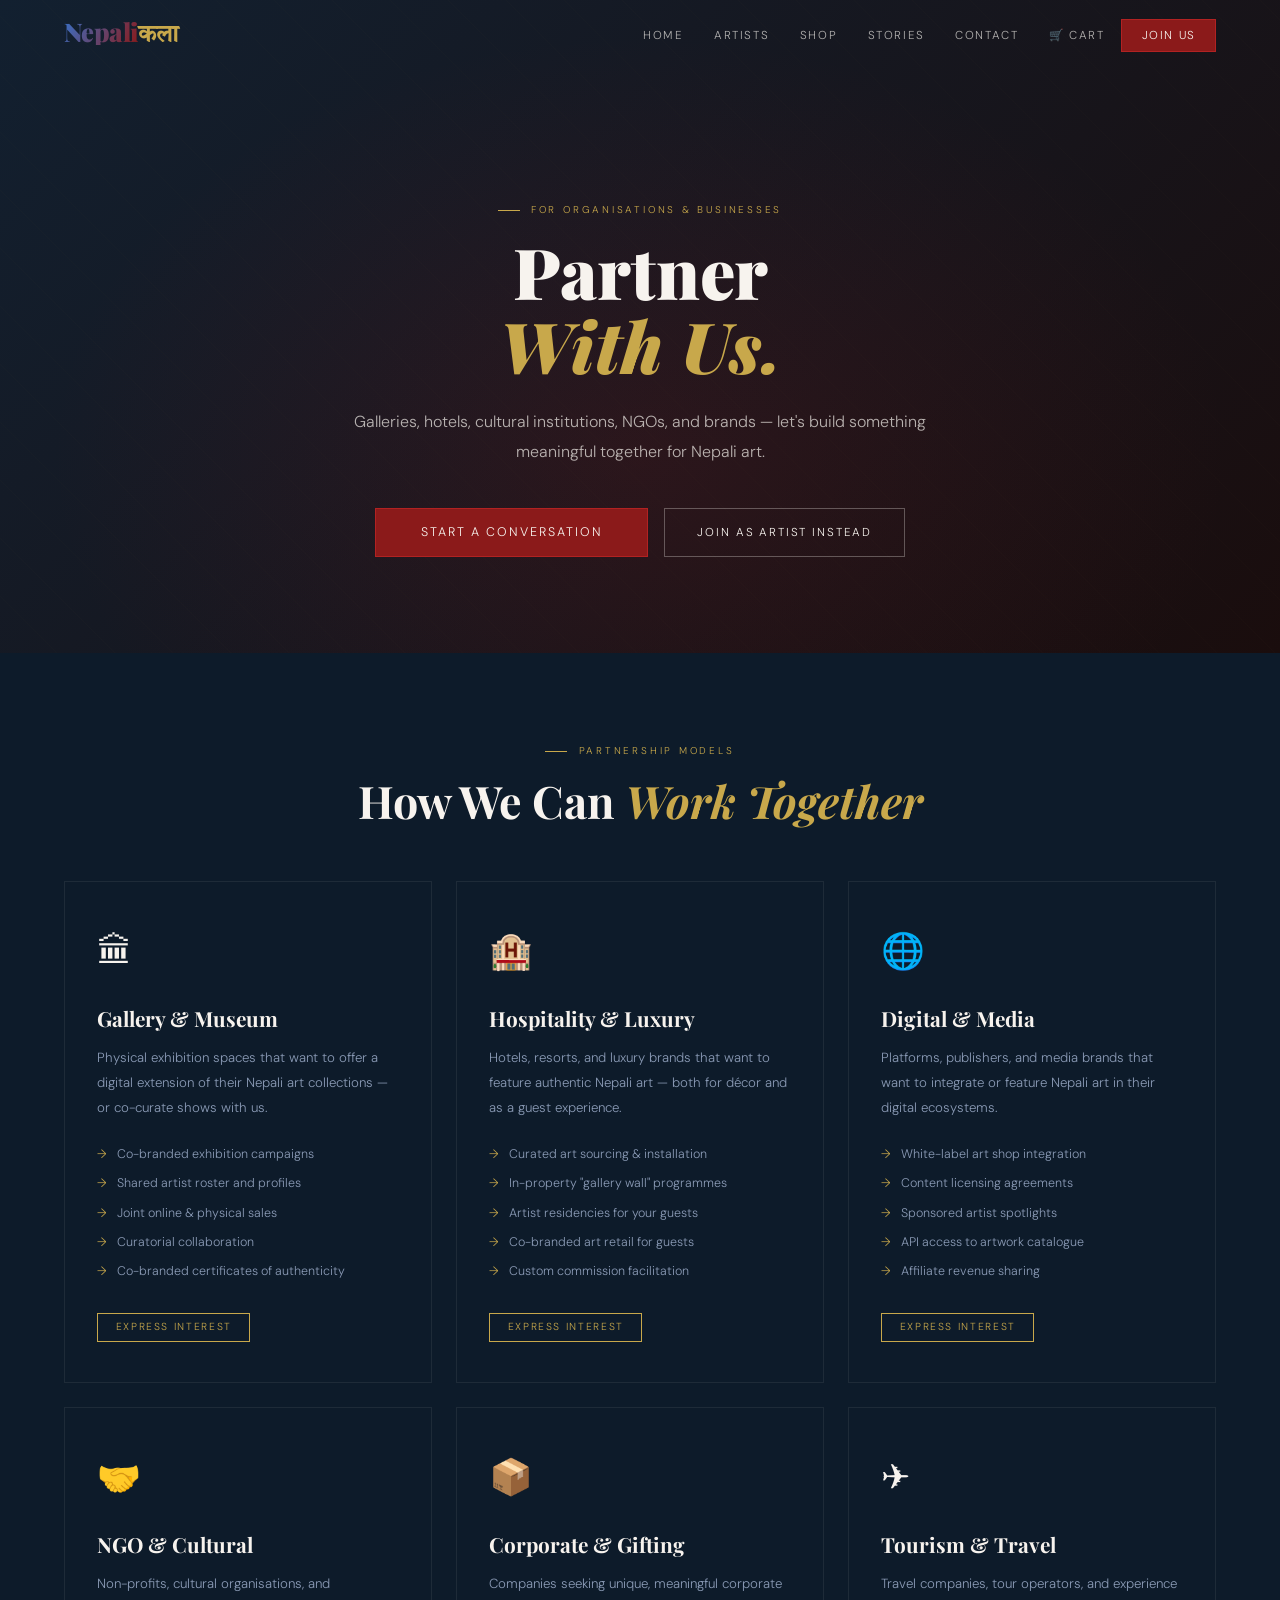
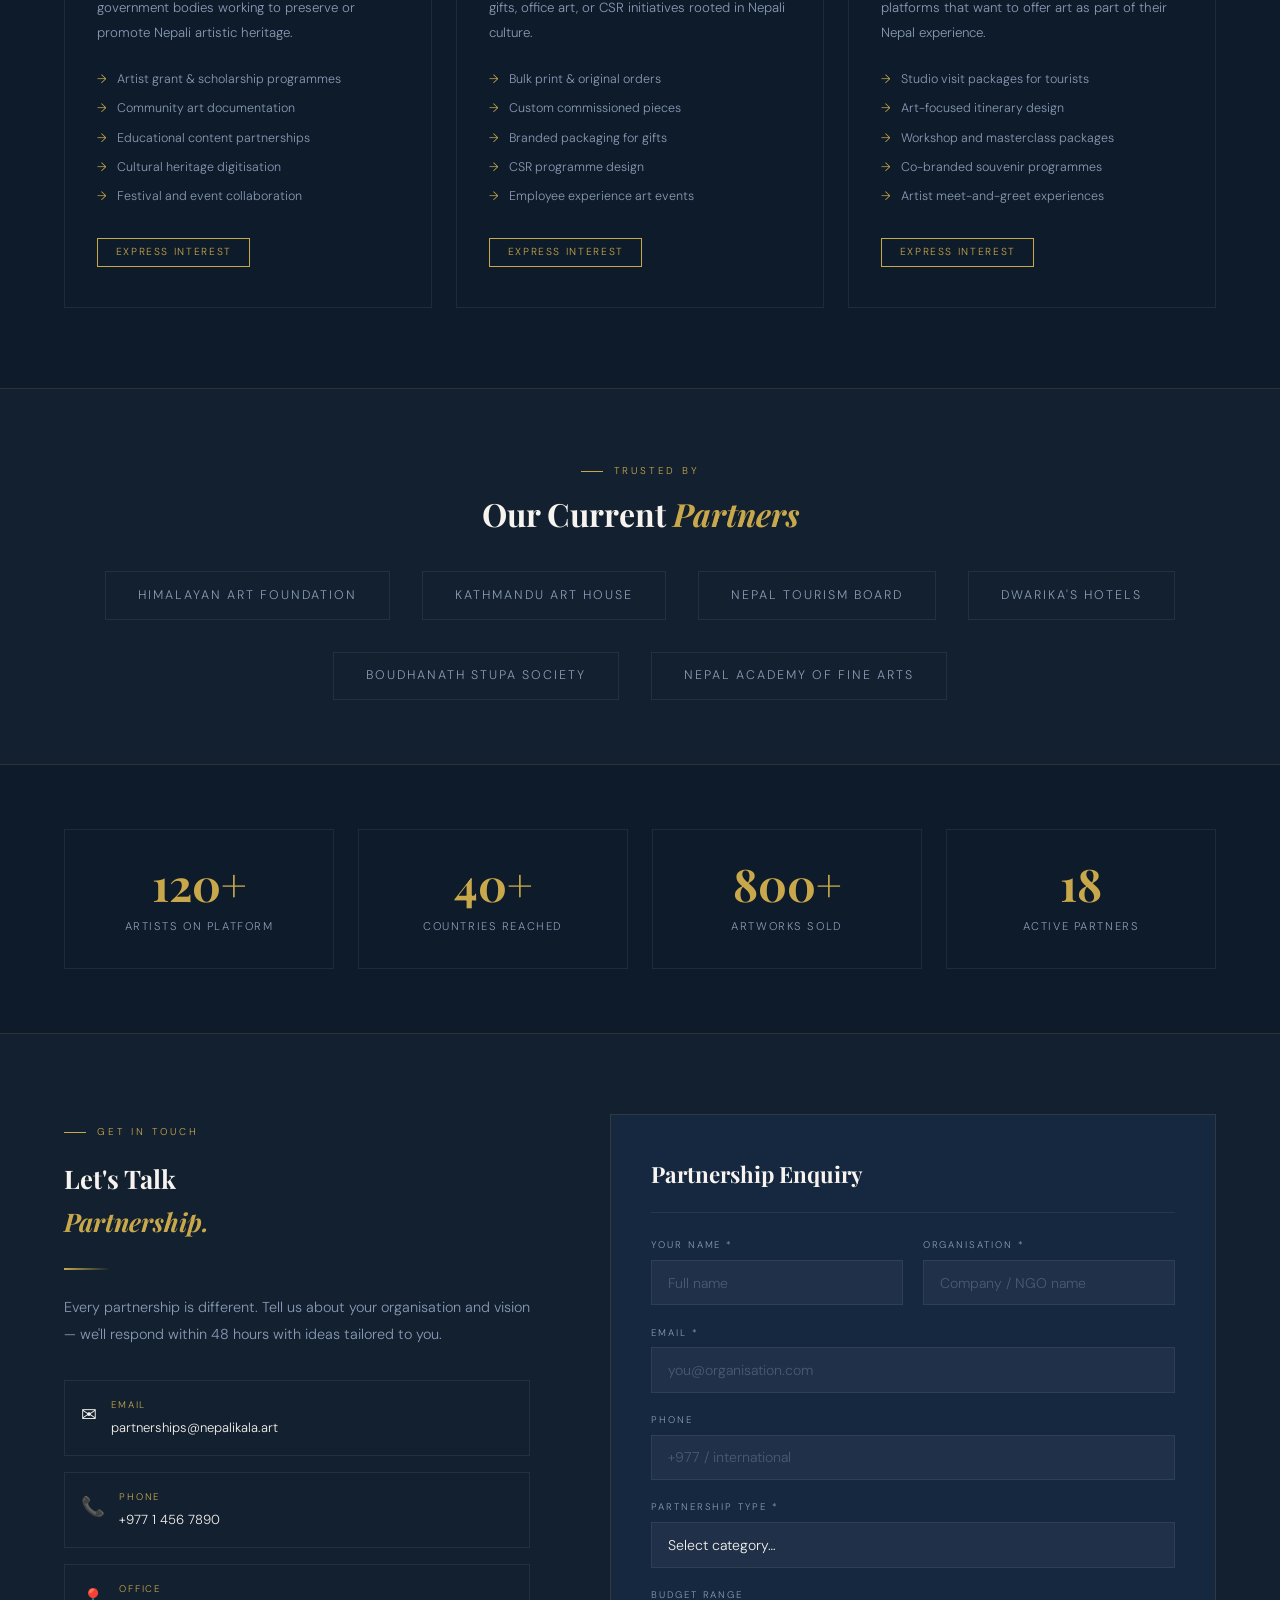
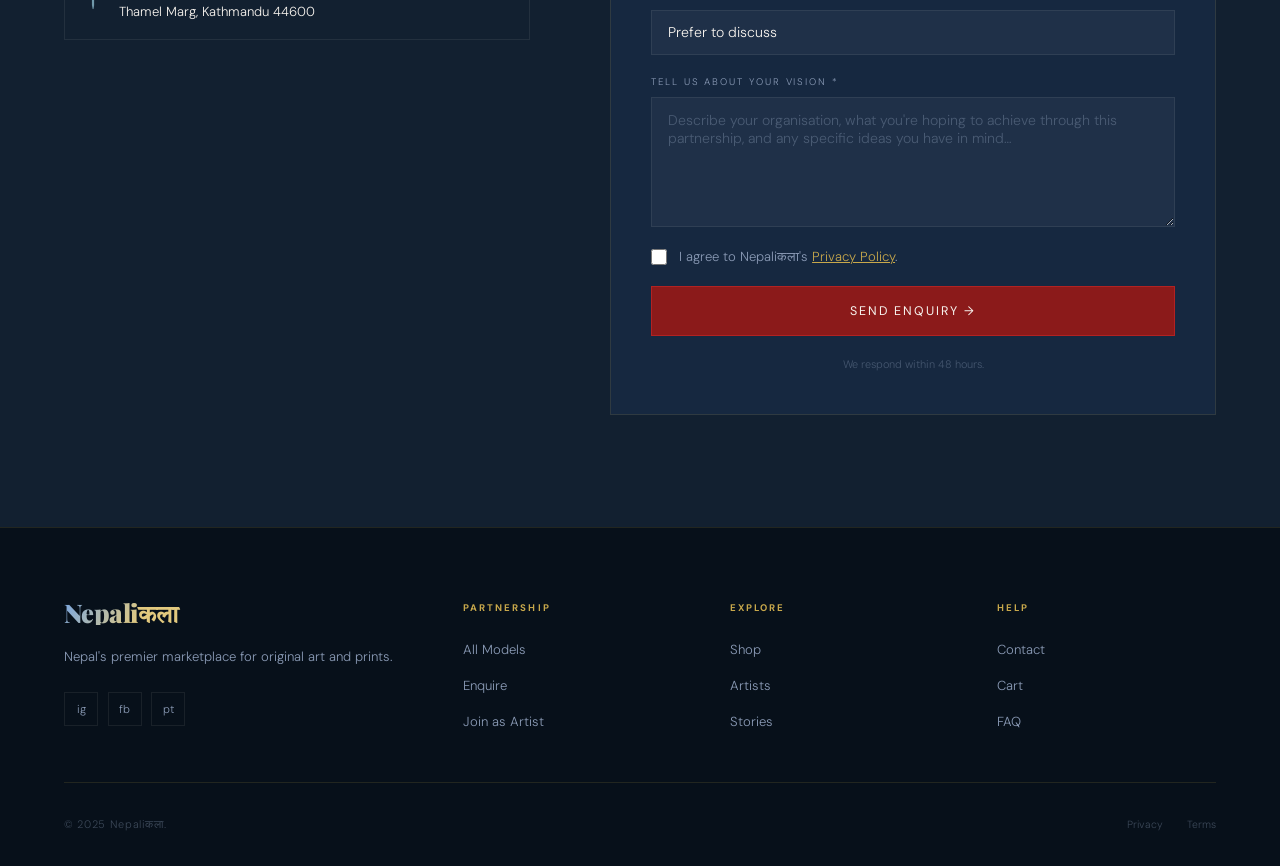
<file: partner.html>
<!DOCTYPE html>
<html lang="en">
<head>
<meta charset="UTF-8"/><meta name="viewport" content="width=device-width,initial-scale=1.0"/>
<title>Partner With Us — Nepaliकला</title>
<link rel="stylesheet" href="styles.css"/>
<style>
.partner-hero{padding:12rem 4rem 6rem;background:linear-gradient(135deg,var(--navy-mid) 0%,#1a0d0d 100%);position:relative;overflow:hidden;text-align:center;z-index:1}
.partner-hero::before{content:'';position:absolute;inset:0;background:radial-gradient(ellipse at 50% 70%,rgba(139,26,26,.18),transparent 65%)}
.partner-hero::after{content:'';position:absolute;inset:0;background:repeating-linear-gradient(45deg,transparent,transparent 40px,rgba(200,168,75,.015) 40px,rgba(200,168,75,.015) 41px)}
.partner-hero h1{font-family:var(--serif);font-size:clamp(3rem,5.5vw,6rem);font-weight:900;line-height:1.05;opacity:0;animation:fadeUp .9s .3s forwards;position:relative;z-index:1}
.partner-hero p.sub{font-size:1rem;color:rgba(247,243,238,.7);max-width:600px;margin:1.5rem auto 0;line-height:1.9;opacity:0;animation:fadeUp .9s .6s forwards;position:relative;z-index:1}
.partner-hero .cta-row{display:flex;gap:1rem;justify-content:center;flex-wrap:wrap;margin-top:2.5rem;opacity:0;animation:fadeUp .9s .8s forwards;position:relative;z-index:1}

/* Partner types */
.types-section{padding:5rem 4rem;background:var(--navy);position:relative;z-index:1}
.types-grid{display:grid;grid-template-columns:repeat(3,1fr);gap:1.5rem;margin-top:3.5rem}
.type-card{border:1px solid var(--border-w);padding:2.5rem 2rem;transition:border-color .35s,transform .35s,box-shadow .35s;position:relative;overflow:hidden}
.type-card::before{content:'';position:absolute;top:0;left:0;width:3px;height:100%;background:linear-gradient(180deg,var(--gold),var(--crimson));opacity:0;transition:opacity .35s}
.type-card:hover{border-color:rgba(200,168,75,.4);transform:translateY(-4px);box-shadow:var(--shadow)}
.type-card:hover::before{opacity:1}
.type-icon{font-size:2.2rem;margin-bottom:1.2rem}
.type-title{font-family:var(--serif);font-size:1.3rem;font-weight:700;color:var(--ivory);margin-bottom:.6rem}
.type-desc{font-size:.83rem;color:var(--muted);line-height:1.85;margin-bottom:1.5rem}
.type-perks{list-style:none;display:flex;flex-direction:column;gap:.5rem;margin-bottom:1.8rem}
.type-perks li{font-size:.78rem;color:var(--muted);display:flex;align-items:flex-start;gap:.6rem}
.type-perks li::before{content:'→';color:var(--gold);flex-shrink:0}

/* Partners logos */
.partners-section{padding:4rem 4rem;background:var(--navy-mid);border-top:1px solid var(--border);border-bottom:1px solid var(--border);text-align:center;position:relative;z-index:1}
.partners-logos{display:flex;justify-content:center;flex-wrap:wrap;gap:2rem;margin-top:2.5rem;align-items:center}
.partner-logo{padding:.8rem 2rem;border:1px solid var(--border-w);font-size:.78rem;letter-spacing:.16em;text-transform:uppercase;color:var(--muted);transition:border-color .25s,color .25s}
.partner-logo:hover{border-color:var(--gold);color:var(--gold)}

/* Stats */
.stats-section{padding:4rem 4rem;background:var(--navy);position:relative;z-index:1}
.stats-inner{display:grid;grid-template-columns:repeat(4,1fr);gap:1.5rem}
.stat-box{text-align:center;padding:2rem 1.5rem;border:1px solid var(--border-w)}
.stat-box-num{font-family:var(--serif);font-size:2.8rem;font-weight:700;color:var(--gold);line-height:1}
.stat-box-label{font-size:.7rem;letter-spacing:.14em;text-transform:uppercase;color:var(--muted);margin-top:.6rem}

/* Enquiry form */
.enquiry-section{padding:5rem 4rem 7rem;background:var(--navy-mid);border-top:1px solid var(--border);position:relative;z-index:1}
.enquiry-layout{display:grid;grid-template-columns:1fr 1.3fr;gap:5rem;align-items:start}
.enquiry-info h3{font-family:var(--serif);font-size:1.6rem;font-weight:700;margin-bottom:1rem}
.contact-block{display:flex;flex-direction:column;gap:1rem;margin-top:2rem}
.contact-row{display:flex;align-items:flex-start;gap:.9rem;padding:1rem;border:1px solid var(--border-w)}
.contact-row-icon{font-size:1.2rem;flex-shrink:0;margin-top:.1rem}
.contact-row-label{font-size:.6rem;letter-spacing:.18em;text-transform:uppercase;color:var(--gold);margin-bottom:.2rem}
.contact-row-val{font-size:.82rem;color:var(--ivory)}
.enquiry-form{background:var(--navy-card);border:1px solid var(--border);padding:2.5rem}
.form-stack{display:flex;flex-direction:column;gap:1.2rem}

@media(max-width:960px){.partner-hero{padding:9rem 1.5rem 5rem}.types-section{padding:4rem 1.5rem}.types-grid{grid-template-columns:1fr}.partners-section{padding:3rem 1.5rem}.stats-section{padding:3rem 1.5rem}.stats-inner{grid-template-columns:1fr 1fr}.enquiry-section{padding:4rem 1.5rem 5rem}.enquiry-layout{grid-template-columns:1fr}}
@media(max-width:600px){.stats-inner{grid-template-columns:1fr}}
</style>
</head>
<body>
<nav id="navbar">
  <a href="/" class="brand"><span class="brand-latin">Nepali</span><span class="brand-deva">कला</span></a>
  <ul class="nav-links">
    <li><a href="/">Home</a></li>
    <li><a href="artistinfo.html">Artists</a></li>
    <li><a href="shop.html">Shop</a></li>
    <li><a href="blog.html">Stories</a></li>
    <li><a href="contact.html">Contact</a></li>
    <li class="nav-cart-wrap"><a href="cart.html" style="color:rgba(247,243,238,.7);text-decoration:none;font-size:.72rem;letter-spacing:.14em;text-transform:uppercase;padding:.42rem .85rem">🛒 Cart <span class="cart-count" style="display:none">0</span></a></li>
    <li><a href="join.html" class="nav-cta">Join Us</a></li>
  </ul>
  <div class="hamburger"><span></span><span></span><span></span></div>
</nav>

<!-- HERO -->
<div class="partner-hero">
  <p class="eyebrow" style="justify-content:center;position:relative;z-index:1;opacity:0;animation:fadeIn .8s .1s forwards">For Organisations &amp; Businesses</p>
  <h1>Partner<br><em style="color:var(--gold)">With Us.</em></h1>
  <p class="sub">Galleries, hotels, cultural institutions, NGOs, and brands — let's build something meaningful together for Nepali art.</p>
  <div class="cta-row">
    <a href="#enquire" class="btn btn-primary btn-lg">Start a Conversation</a>
    <a href="join.html" class="btn btn-outline-w">Join as Artist Instead</a>
  </div>
</div>

<!-- PARTNER TYPES -->
<div class="types-section">
  <div class="reveal" style="text-align:center"><p class="eyebrow" style="justify-content:center">Partnership Models</p><h2 class="section-title">How We Can <em>Work Together</em></h2></div>
  <div class="types-grid">
    <div class="type-card reveal reveal-delay-1">
      <div class="type-icon">🏛</div>
      <h3 class="type-title">Gallery &amp; Museum</h3>
      <p class="type-desc">Physical exhibition spaces that want to offer a digital extension of their Nepali art collections — or co-curate shows with us.</p>
      <ul class="type-perks">
        <li>Co-branded exhibition campaigns</li>
        <li>Shared artist roster and profiles</li>
        <li>Joint online &amp; physical sales</li>
        <li>Curatorial collaboration</li>
        <li>Co-branded certificates of authenticity</li>
      </ul>
      <a href="#enquire" class="btn btn-outline btn-sm">Express Interest</a>
    </div>
    <div class="type-card reveal reveal-delay-2">
      <div class="type-icon">🏨</div>
      <h3 class="type-title">Hospitality &amp; Luxury</h3>
      <p class="type-desc">Hotels, resorts, and luxury brands that want to feature authentic Nepali art — both for décor and as a guest experience.</p>
      <ul class="type-perks">
        <li>Curated art sourcing &amp; installation</li>
        <li>In-property "gallery wall" programmes</li>
        <li>Artist residencies for your guests</li>
        <li>Co-branded art retail for guests</li>
        <li>Custom commission facilitation</li>
      </ul>
      <a href="#enquire" class="btn btn-outline btn-sm">Express Interest</a>
    </div>
    <div class="type-card reveal reveal-delay-3">
      <div class="type-icon">🌐</div>
      <h3 class="type-title">Digital &amp; Media</h3>
      <p class="type-desc">Platforms, publishers, and media brands that want to integrate or feature Nepali art in their digital ecosystems.</p>
      <ul class="type-perks">
        <li>White-label art shop integration</li>
        <li>Content licensing agreements</li>
        <li>Sponsored artist spotlights</li>
        <li>API access to artwork catalogue</li>
        <li>Affiliate revenue sharing</li>
      </ul>
      <a href="#enquire" class="btn btn-outline btn-sm">Express Interest</a>
    </div>
    <div class="type-card reveal reveal-delay-1">
      <div class="type-icon">🤝</div>
      <h3 class="type-title">NGO &amp; Cultural</h3>
      <p class="type-desc">Non-profits, cultural organisations, and government bodies working to preserve or promote Nepali artistic heritage.</p>
      <ul class="type-perks">
        <li>Artist grant &amp; scholarship programmes</li>
        <li>Community art documentation</li>
        <li>Educational content partnerships</li>
        <li>Cultural heritage digitisation</li>
        <li>Festival and event collaboration</li>
      </ul>
      <a href="#enquire" class="btn btn-outline btn-sm">Express Interest</a>
    </div>
    <div class="type-card reveal reveal-delay-2">
      <div class="type-icon">📦</div>
      <h3 class="type-title">Corporate &amp; Gifting</h3>
      <p class="type-desc">Companies seeking unique, meaningful corporate gifts, office art, or CSR initiatives rooted in Nepali culture.</p>
      <ul class="type-perks">
        <li>Bulk print &amp; original orders</li>
        <li>Custom commissioned pieces</li>
        <li>Branded packaging for gifts</li>
        <li>CSR programme design</li>
        <li>Employee experience art events</li>
      </ul>
      <a href="#enquire" class="btn btn-outline btn-sm">Express Interest</a>
    </div>
    <div class="type-card reveal reveal-delay-3">
      <div class="type-icon">✈</div>
      <h3 class="type-title">Tourism &amp; Travel</h3>
      <p class="type-desc">Travel companies, tour operators, and experience platforms that want to offer art as part of their Nepal experience.</p>
      <ul class="type-perks">
        <li>Studio visit packages for tourists</li>
        <li>Art-focused itinerary design</li>
        <li>Workshop and masterclass packages</li>
        <li>Co-branded souvenir programmes</li>
        <li>Artist meet-and-greet experiences</li>
      </ul>
      <a href="#enquire" class="btn btn-outline btn-sm">Express Interest</a>
    </div>
  </div>
</div>

<!-- EXISTING PARTNERS -->
<div class="partners-section">
  <div class="reveal"><p class="eyebrow" style="justify-content:center">Trusted By</p><h2 class="section-title" style="font-size:clamp(1.5rem,2.5vw,2.5rem)">Our Current <em>Partners</em></h2></div>
  <div class="partners-logos">
    <div class="partner-logo">Himalayan Art Foundation</div>
    <div class="partner-logo">Kathmandu Art House</div>
    <div class="partner-logo">Nepal Tourism Board</div>
    <div class="partner-logo">Dwarika's Hotels</div>
    <div class="partner-logo">Boudhanath Stupa Society</div>
    <div class="partner-logo">Nepal Academy of Fine Arts</div>
  </div>
</div>

<!-- STATS -->
<div class="stats-section">
  <div class="stats-inner">
    <div class="stat-box reveal reveal-delay-1"><div class="stat-box-num">120+</div><div class="stat-box-label">Artists on Platform</div></div>
    <div class="stat-box reveal reveal-delay-2"><div class="stat-box-num">40+</div><div class="stat-box-label">Countries Reached</div></div>
    <div class="stat-box reveal reveal-delay-3"><div class="stat-box-num">800+</div><div class="stat-box-label">Artworks Sold</div></div>
    <div class="stat-box reveal reveal-delay-4"><div class="stat-box-num">18</div><div class="stat-box-label">Active Partners</div></div>
  </div>
</div>

<!-- ENQUIRY FORM -->
<div class="enquiry-section" id="enquire">
  <div class="enquiry-layout">
    <div class="enquiry-info reveal">
      <p class="eyebrow">Get in Touch</p>
      <h3>Let's Talk<br><em style="font-style:italic;color:var(--gold)">Partnership.</em></h3>
      <div class="divider-gold"></div>
      <p class="section-sub" style="max-width:100%;margin-top:0">Every partnership is different. Tell us about your organisation and vision — we'll respond within 48 hours with ideas tailored to you.</p>
      <div class="contact-block">
        <div class="contact-row"><span class="contact-row-icon">✉</span><div><div class="contact-row-label">Email</div><div class="contact-row-val">partnerships@nepalikala.art</div></div></div>
        <div class="contact-row"><span class="contact-row-icon">📞</span><div><div class="contact-row-label">Phone</div><div class="contact-row-val">+977 1 456 7890</div></div></div>
        <div class="contact-row"><span class="contact-row-icon">📍</span><div><div class="contact-row-label">Office</div><div class="contact-row-val">Thamel Marg, Kathmandu 44600</div></div></div>
      </div>
    </div>
    <div class="enquiry-form reveal reveal-delay-2">
      <h3 style="font-family:var(--serif);font-size:1.4rem;font-weight:700;margin-bottom:1.5rem;padding-bottom:1.2rem;border-bottom:1px solid var(--border-w)">Partnership Enquiry</h3>
      <form class="form-stack js-form">
        <div class="form-row">
          <div class="form-group"><label>Your Name *</label><input type="text" placeholder="Full name" required/></div>
          <div class="form-group"><label>Organisation *</label><input type="text" placeholder="Company / NGO name" required/></div>
        </div>
        <div class="form-group"><label>Email *</label><input type="email" placeholder="you@organisation.com" required/></div>
        <div class="form-group"><label>Phone</label><input type="tel" placeholder="+977 / international"/></div>
        <div class="form-group"><label>Partnership Type *</label>
          <select required>
            <option value="">Select category…</option>
            <option>Gallery / Museum</option>
            <option>Hospitality / Luxury Hotel</option>
            <option>Digital / Media Platform</option>
            <option>NGO / Cultural Organisation</option>
            <option>Corporate / Gifting</option>
            <option>Tourism / Travel</option>
            <option>Other</option>
          </select>
        </div>
        <div class="form-group"><label>Budget Range</label>
          <select>
            <option>Prefer to discuss</option>
            <option>NPR 50,000 – 2,00,000</option>
            <option>NPR 2,00,000 – 10,00,000</option>
            <option>NPR 10,00,000+</option>
            <option>Revenue share / equity model</option>
          </select>
        </div>
        <div class="form-group"><label>Tell us about your vision *</label><textarea placeholder="Describe your organisation, what you're hoping to achieve through this partnership, and any specific ideas you have in mind…" style="min-height:130px" required></textarea></div>
        <label class="check-label"><input type="checkbox" required/><span>I agree to Nepaliकला's <a href="#" style="color:var(--gold)">Privacy Policy</a>.</span></label>
        <button type="submit" class="btn btn-primary btn-lg" style="width:100%;justify-content:center">Send Enquiry →</button>
        <p class="form-hint" style="text-align:center">We respond within 48 hours.</p>
      </form>
    </div>
  </div>
</div>

<footer class="site-footer">
  <div class="footer-grid">
    <div><a href="/" class="brand brand-light footer-brand"><span class="brand-latin">Nepali</span><span class="brand-deva">कला</span></a><p class="footer-desc">Nepal's premier marketplace for original art and prints.</p><div class="footer-social-row"><a href="#" class="footer-social-btn">ig</a><a href="#" class="footer-social-btn">fb</a><a href="#" class="footer-social-btn">pt</a></div></div>
    <div class="footer-col"><h4>Partnership</h4><ul><li><a href="partner.html">All Models</a></li><li><a href="#enquire">Enquire</a></li><li><a href="join.html">Join as Artist</a></li></ul></div>
    <div class="footer-col"><h4>Explore</h4><ul><li><a href="shop.html">Shop</a></li><li><a href="artistinfo.html">Artists</a></li><li><a href="blog.html">Stories</a></li></ul></div>
    <div class="footer-col"><h4>Help</h4><ul><li><a href="contact.html">Contact</a></li><li><a href="cart.html">Cart</a></li><li><a href="#">FAQ</a></li></ul></div>
  </div>
  <div class="footer-bottom"><div class="footer-copy">© 2025 Nepaliकला.</div><div class="footer-links"><a href="#">Privacy</a><a href="#">Terms</a></div></div>
</footer>
<script src="script.js"></script>
</body>
</html>
</file>
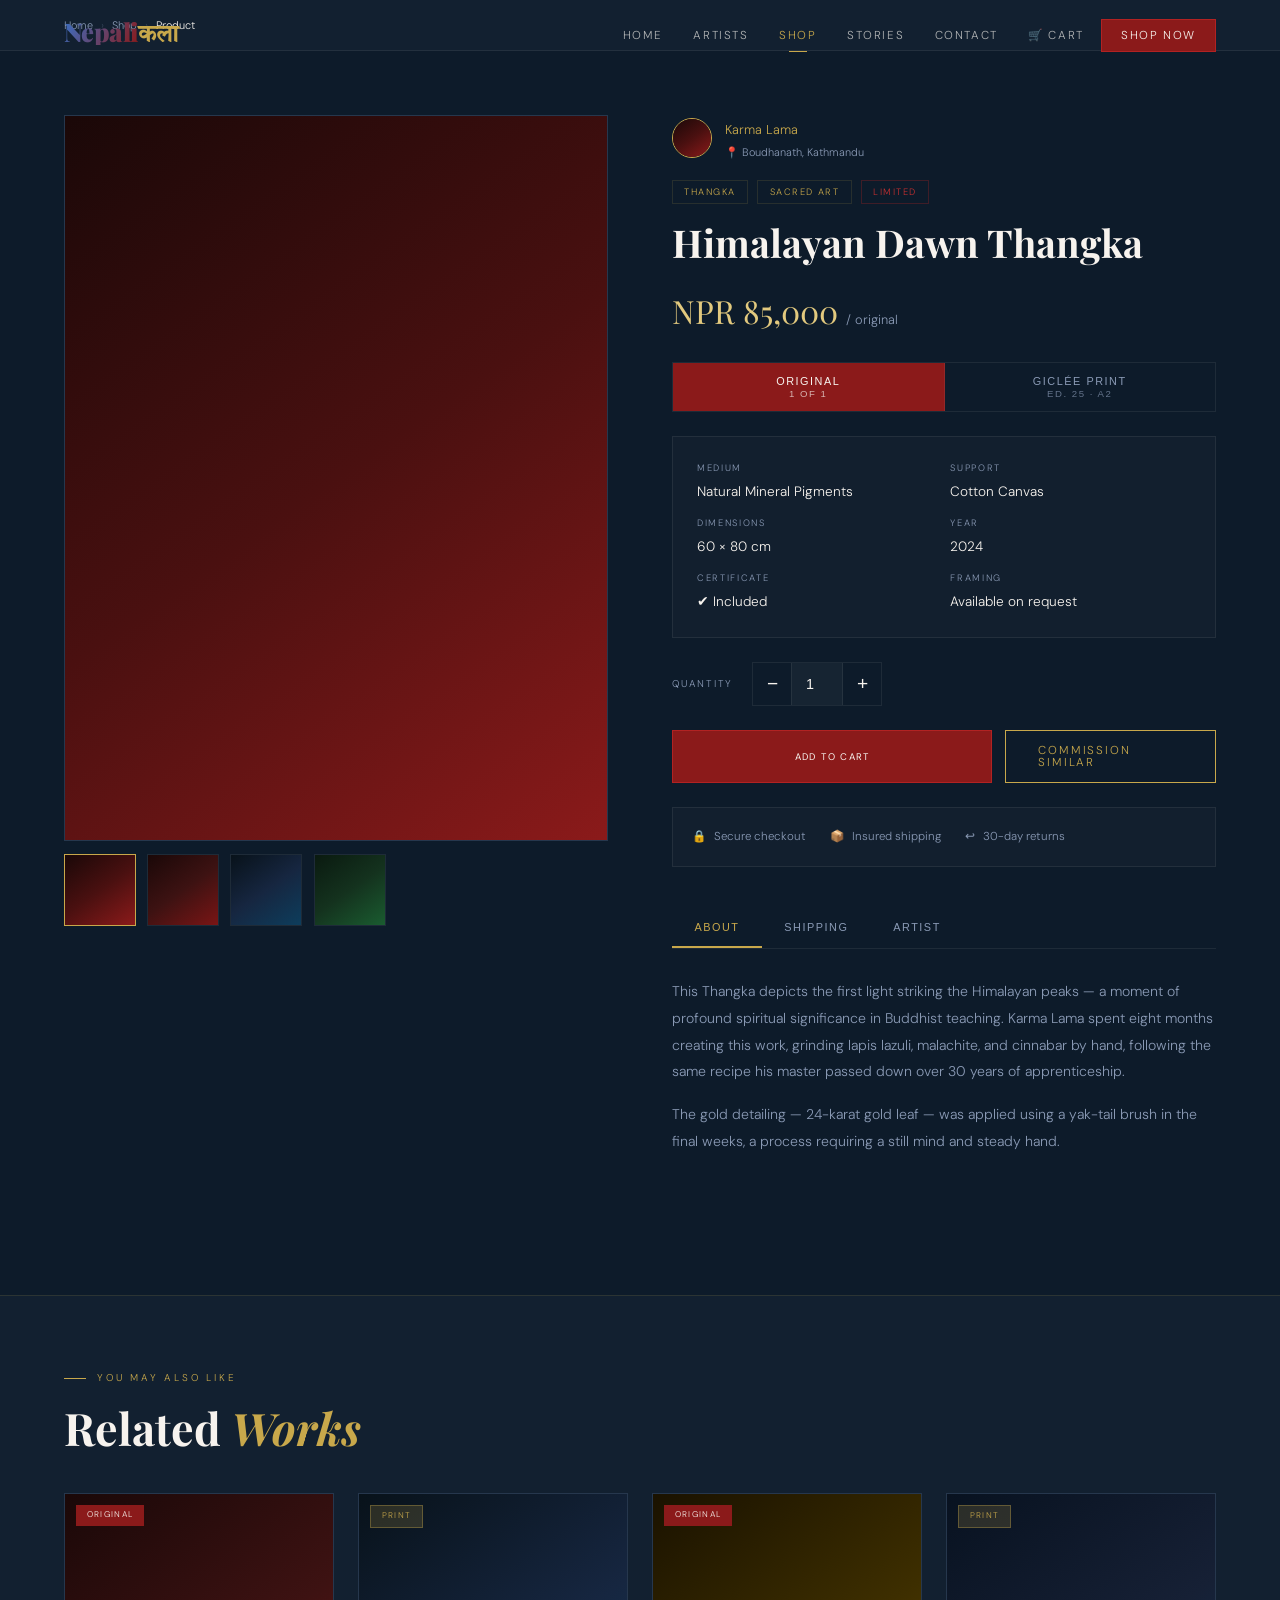
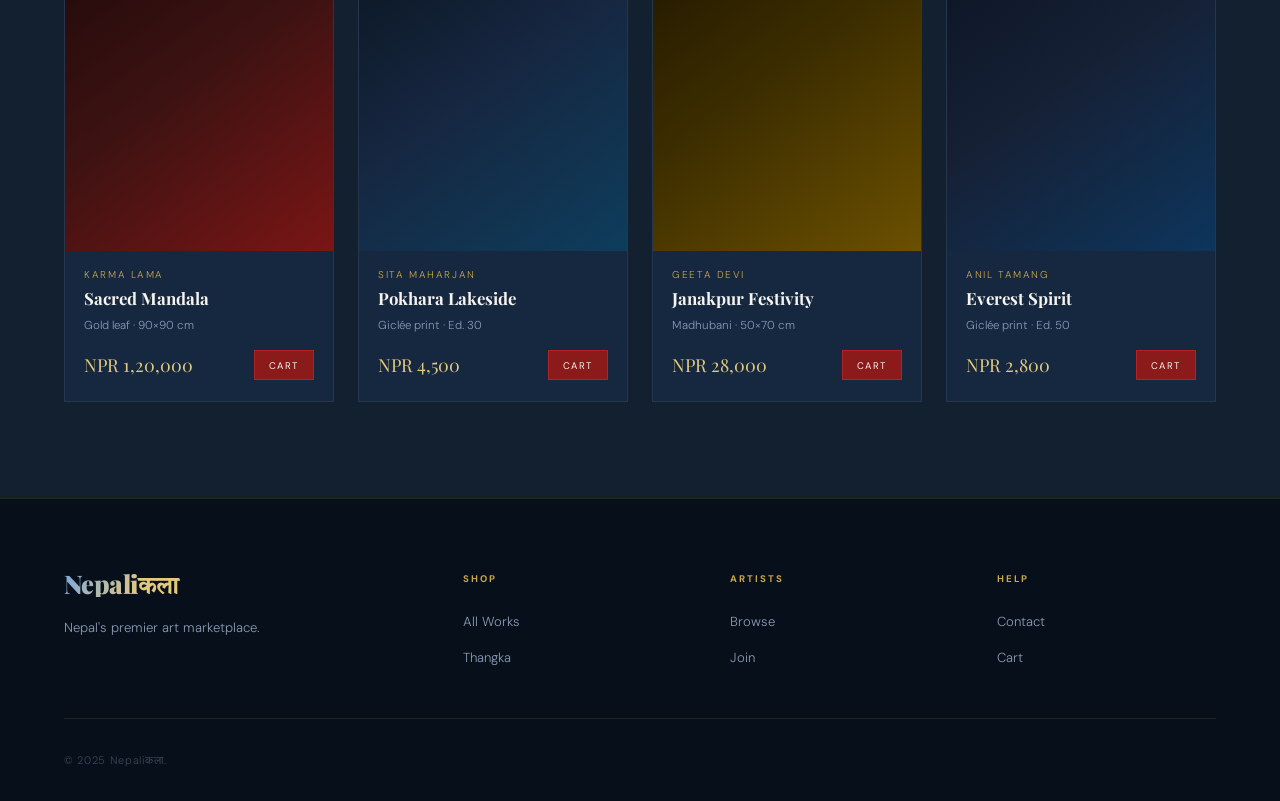
<file: product-detail.html>
<!DOCTYPE html>
<html lang="en">
<head>
<meta charset="UTF-8"/><meta name="viewport" content="width=device-width,initial-scale=1.0"/>
<title>Product — Nepaliकला</title>
<link rel="stylesheet" href="styles.css"/>
<style>
.pd-layout{display:grid;grid-template-columns:1fr 1fr;gap:4rem;padding:4rem 4rem 6rem;background:var(--navy);align-items:start;position:relative;z-index:1}
/* image panel */
.pd-images{position:sticky;top:90px}
.pd-main-img{aspect-ratio:3/4;overflow:hidden;border:1px solid var(--border-w);position:relative;cursor:zoom-in;background:var(--navy-card)}
.pd-main-img .ap{width:100%;height:100%;transition:transform .4s}
.pd-main-img:hover .ap{transform:scale(1.03)}
.pd-thumbs{display:flex;gap:.7rem;margin-top:.8rem;flex-wrap:wrap}
.pd-thumb{width:72px;height:72px;overflow:hidden;border:1px solid var(--border-w);cursor:pointer;transition:border-color .25s;flex-shrink:0}
.pd-thumb:hover,.pd-thumb.active{border-color:var(--gold)}
.pd-thumb .ap{width:100%;height:100%}
/* info panel */
.pd-info{}
.pd-artist-row{display:flex;align-items:center;gap:.8rem;margin-bottom:1.2rem}
.pd-artist-avatar{width:40px;height:40px;border-radius:50%;overflow:hidden;border:1px solid var(--gold);flex-shrink:0;background:var(--navy-lite)}
.pd-artist-avatar .ap{width:100%;height:100%}
.pd-artist-name{font-size:.8rem;color:var(--gold);text-decoration:none;transition:color .2s}
.pd-artist-name:hover{color:var(--gold-lite)}
.pd-artist-loc{font-size:.68rem;color:var(--muted)}
.pd-title{font-family:var(--serif);font-size:clamp(1.8rem,3vw,2.8rem);font-weight:700;line-height:1.15;margin-bottom:.5rem}
.pd-price{font-family:var(--serif);font-size:2rem;color:var(--gold-lite);margin:1.2rem 0}
.pd-price small{font-family:var(--body);font-size:.8rem;color:var(--muted)}
.pd-meta-grid{display:grid;grid-template-columns:1fr 1fr;gap:.8rem;margin:1.5rem 0;padding:1.5rem;border:1px solid var(--border-w);background:rgba(255,255,255,.02)}
.pd-meta-item-label{font-size:.58rem;letter-spacing:.18em;text-transform:uppercase;color:var(--muted);margin-bottom:.2rem}
.pd-meta-item-value{font-size:.85rem;color:var(--ivory)}
.pd-type-selector{display:flex;gap:0;margin:1.5rem 0;border:1px solid var(--border-w)}
.type-opt{flex:1;padding:.75rem;text-align:center;cursor:pointer;font-size:.68rem;letter-spacing:.14em;text-transform:uppercase;border:none;background:none;color:var(--muted);transition:all .25s;border-right:1px solid var(--border-w)}
.type-opt:last-child{border-right:none}
.type-opt.active{background:var(--crimson);color:var(--ivory)}
.type-opt:hover:not(.active){color:var(--gold)}
.pd-qty-row{display:flex;align-items:center;gap:1.2rem;margin:1.5rem 0}
.qty-control{display:flex;border:1px solid var(--border-w)}
.qty-minus,.qty-plus{width:38px;height:42px;background:none;border:none;color:var(--ivory);font-size:1.2rem;cursor:pointer;transition:background .2s;display:flex;align-items:center;justify-content:center}
.qty-minus:hover,.qty-plus:hover{background:rgba(200,168,75,.1);color:var(--gold)}
.qty-input{width:52px;height:42px;background:rgba(255,255,255,.04);border:none;border-left:1px solid var(--border-w);border-right:1px solid var(--border-w);text-align:center;color:var(--ivory);font-size:.9rem;outline:none}
.pd-actions{display:flex;gap:.8rem;flex-wrap:wrap;margin:1.5rem 0}
.pd-actions .btn{flex:1;min-width:160px}
.pd-tabs{margin-top:2.5rem}
.tab-nav{display:flex;gap:0;border-bottom:1px solid var(--border-w)}
.tab-btn{padding:.85rem 1.4rem;font-size:.68rem;letter-spacing:.14em;text-transform:uppercase;background:none;border:none;border-bottom:2px solid transparent;color:var(--muted);cursor:pointer;transition:color .25s,border-color .25s}
.tab-btn.active{color:var(--gold);border-bottom-color:var(--gold)}
.tab-btn:hover:not(.active){color:var(--ivory)}
.tab-panel{display:none;padding:1.8rem 0}
.tab-panel.active{display:block}
.tab-panel p{font-size:.88rem;color:var(--muted);line-height:1.9;margin-bottom:1rem}
.tab-panel ul{list-style:none;display:flex;flex-direction:column;gap:.5rem}
.tab-panel ul li{font-size:.85rem;color:var(--muted);padding:.4rem 0;border-bottom:1px solid var(--border-w);display:flex;justify-content:space-between}
.tab-panel ul li span:first-child{color:var(--ivory);letter-spacing:.06em}
/* related */
.related-section{padding:4rem 4rem 6rem;background:var(--navy-mid);border-top:1px solid var(--border);position:relative;z-index:1}
.related-grid{display:grid;grid-template-columns:repeat(4,1fr);gap:1.5rem;margin-top:2.5rem}
@media(max-width:960px){.pd-layout{grid-template-columns:1fr;padding:2.5rem 1.5rem 5rem}.pd-images{position:static}.related-section{padding:3.5rem 1.5rem}.related-grid{grid-template-columns:1fr 1fr}}
@media(max-width:600px){.related-grid{grid-template-columns:1fr}.pd-meta-grid{grid-template-columns:1fr}.pd-actions{flex-direction:column}}
</style>
</head>
<body>
<nav id="navbar">
  <a href="/" class="brand"><span class="brand-latin">Nepali</span><span class="brand-deva">कला</span></a>
  <ul class="nav-links">
    <li><a href="/">Home</a></li>
    <li><a href="artistinfo.html">Artists</a></li>
    <li><a href="shop.html" class="active">Shop</a></li>
    <li><a href="blog.html">Stories</a></li>
    <li><a href="contact.html">Contact</a></li>
    <li class="nav-cart-wrap"><a href="cart.html" style="color:rgba(247,243,238,.7);text-decoration:none;font-size:.72rem;letter-spacing:.14em;text-transform:uppercase;padding:.42rem .85rem">🛒 Cart <span class="cart-count" style="display:none">0</span></a></li>
    <li><a href="shop.html" class="nav-cta">Shop Now</a></li>
  </ul>
  <div class="hamburger"><span></span><span></span><span></span></div>
</nav>

<div class="breadcrumb"><a href="/">Home</a><span class="sep">›</span><a href="shop.html">Shop</a><span class="sep">›</span><span class="current" id="pd-bc">Product</span></div>

<div class="pd-layout">
  <!-- IMAGES -->
  <div class="pd-images">
    <div class="pd-main-img"><div class="ap ap8" id="main-img"></div></div>
    <div class="pd-thumbs">
      <div class="pd-thumb active" onclick="switchImg('ap8',this)"><div class="ap ap8"></div></div>
      <div class="pd-thumb" onclick="switchImg('ap1',this)"><div class="ap ap1"></div></div>
      <div class="pd-thumb" onclick="switchImg('ap2',this)"><div class="ap ap2"></div></div>
      <div class="pd-thumb" onclick="switchImg('ap4',this)"><div class="ap ap4"></div></div>
    </div>
  </div>

  <!-- INFO -->
  <div class="pd-info">
    <div class="pd-artist-row">
      <div class="pd-artist-avatar"><div class="ap ap8"></div></div>
      <div>
        <a href="artist-detail.html?id=1" class="pd-artist-name">Karma Lama</a>
        <div class="pd-artist-loc">📍 Boudhanath, Kathmandu</div>
      </div>
    </div>
    <div style="display:flex;gap:.6rem;flex-wrap:wrap;margin-bottom:1rem">
      <span class="tag">Thangka</span>
      <span class="tag">Sacred Art</span>
      <span class="tag-red tag">Limited</span>
    </div>
    <h1 class="pd-title" id="pd-title">Himalayan Dawn Thangka</h1>
    <div class="pd-price" id="pd-price">NPR 85,000 <small>/ original</small></div>

    <!-- Type selector -->
    <div class="pd-type-selector">
      <button class="type-opt active" onclick="selectType(this,'original','NPR 85,000','/ original')">Original <br><small style="font-size:.6rem;opacity:.7">1 of 1</small></button>
      <button class="type-opt" onclick="selectType(this,'print','NPR 4,500','/ print · Ed.25')">Giclée Print <br><small style="font-size:.6rem;opacity:.7">Ed. 25 · A2</small></button>
    </div>

    <div class="pd-meta-grid">
      <div><div class="pd-meta-item-label">Medium</div><div class="pd-meta-item-value">Natural Mineral Pigments</div></div>
      <div><div class="pd-meta-item-label">Support</div><div class="pd-meta-item-value">Cotton Canvas</div></div>
      <div><div class="pd-meta-item-label">Dimensions</div><div class="pd-meta-item-value">60 × 80 cm</div></div>
      <div><div class="pd-meta-item-label">Year</div><div class="pd-meta-item-value">2024</div></div>
      <div><div class="pd-meta-item-label">Certificate</div><div class="pd-meta-item-value">✔ Included</div></div>
      <div><div class="pd-meta-item-label">Framing</div><div class="pd-meta-item-value">Available on request</div></div>
    </div>

    <div class="pd-qty-row">
      <label style="font-size:.62rem;letter-spacing:.18em;text-transform:uppercase;color:var(--muted)">Quantity</label>
      <div class="qty-control">
        <button class="qty-minus">−</button>
        <input class="qty-input" type="number" value="1" min="1" max="10" readonly />
        <button class="qty-plus">+</button>
      </div>
    </div>

    <div class="pd-actions">
      <button class="btn btn-primary btn-lg btn-cart" id="main-cart-btn" style="flex:2">Add to Cart</button>
      <a href="contact.html" class="btn btn-outline">Commission Similar</a>
    </div>

    <div style="display:flex;gap:1.5rem;flex-wrap:wrap;padding:1.2rem;border:1px solid var(--border-w);background:rgba(255,255,255,.02);margin-top:.5rem">
      <div style="display:flex;align-items:center;gap:.5rem;font-size:.72rem;color:var(--muted)"><span>🔒</span> Secure checkout</div>
      <div style="display:flex;align-items:center;gap:.5rem;font-size:.72rem;color:var(--muted)"><span>📦</span> Insured shipping</div>
      <div style="display:flex;align-items:center;gap:.5rem;font-size:.72rem;color:var(--muted)"><span>↩</span> 30-day returns</div>
    </div>

    <!-- TABS -->
    <div class="pd-tabs tabs-container">
      <div class="tab-nav">
        <button class="tab-btn active" data-tab="tab-about">About</button>
        <button class="tab-btn" data-tab="tab-shipping">Shipping</button>
        <button class="tab-btn" data-tab="tab-artist">Artist</button>
      </div>
      <div id="tab-about" class="tab-panel active">
        <p>This Thangka depicts the first light striking the Himalayan peaks — a moment of profound spiritual significance in Buddhist teaching. Karma Lama spent eight months creating this work, grinding lapis lazuli, malachite, and cinnabar by hand, following the same recipe his master passed down over 30 years of apprenticeship.</p>
        <p>The gold detailing — 24-karat gold leaf — was applied using a yak-tail brush in the final weeks, a process requiring a still mind and steady hand.</p>
      </div>
      <div id="tab-shipping" class="tab-panel">
        <ul>
          <li><span>Nepal</span><span>3–5 business days · Free</span></li>
          <li><span>India</span><span>7–10 business days · NPR 2,500</span></li>
          <li><span>Europe / USA</span><span>10–14 days · NPR 5,000</span></li>
          <li><span>Rest of World</span><span>12–18 days · NPR 6,500</span></li>
          <li><span>Packaging</span><span>Museum-grade, fully insured</span></li>
          <li><span>Certificate</span><span>Included with every original</span></li>
        </ul>
      </div>
      <div id="tab-artist" class="tab-panel">
        <p>Karma Lama is a third-generation thangka master based in Boudhanath, Kathmandu. Trained from age 12 under master Tenzin Gyatso, his works are held in private collections in 12 countries and have been exhibited in Kathmandu, London, and New York.</p>
        <a href="artist-detail.html?id=1" class="btn btn-outline btn-sm">View Full Profile</a>
      </div>
    </div>
  </div>
</div>

<!-- RELATED -->
<div class="related-section">
  <div class="reveal"><p class="eyebrow">You May Also Like</p><h2 class="section-title">Related <em>Works</em></h2></div>
  <div class="related-grid">
    <div class="product-card reveal reveal-delay-1" data-product-id="p5" data-title="Sacred Mandala" data-price="120000" data-artist="Karma Lama" data-type="original">
      <div class="product-thumb"><div class="ap ap1"></div><span class="product-badge badge-original">Original</span><div class="product-thumb-overlay"><a href="product-detail.html?id=p5" class="thumb-action">View</a><button class="thumb-action btn-cart">+ Cart</button></div></div>
      <div class="product-info"><a href="artist-detail.html?id=1" class="product-artist-link">Karma Lama</a><a href="product-detail.html?id=p5" class="product-title">Sacred Mandala</a><div class="product-meta">Gold leaf · 90×90 cm</div><div class="product-price-row"><span class="product-price">NPR 1,20,000</span><button class="btn-cart">Cart</button></div></div>
    </div>
    <div class="product-card reveal reveal-delay-2" data-product-id="p2" data-title="Pokhara Lakeside" data-price="4500" data-artist="Sita Maharjan" data-type="print">
      <div class="product-thumb"><div class="ap ap2"></div><span class="product-badge badge-print">Print</span><div class="product-thumb-overlay"><a href="product-detail.html?id=p2" class="thumb-action">View</a><button class="thumb-action btn-cart">+ Cart</button></div></div>
      <div class="product-info"><a href="artist-detail.html?id=2" class="product-artist-link">Sita Maharjan</a><a href="product-detail.html?id=p2" class="product-title">Pokhara Lakeside</a><div class="product-meta">Giclée print · Ed. 30</div><div class="product-price-row"><span class="product-price">NPR 4,500</span><button class="btn-cart">Cart</button></div></div>
    </div>
    <div class="product-card reveal reveal-delay-3" data-product-id="p3" data-title="Janakpur Festivity" data-price="28000" data-artist="Geeta Devi" data-type="original">
      <div class="product-thumb"><div class="ap ap3"></div><span class="product-badge badge-original">Original</span><div class="product-thumb-overlay"><a href="product-detail.html?id=p3" class="thumb-action">View</a><button class="thumb-action btn-cart">+ Cart</button></div></div>
      <div class="product-info"><a href="artist-detail.html?id=3" class="product-artist-link">Geeta Devi</a><a href="product-detail.html?id=p3" class="product-title">Janakpur Festivity</a><div class="product-meta">Madhubani · 50×70 cm</div><div class="product-price-row"><span class="product-price">NPR 28,000</span><button class="btn-cart">Cart</button></div></div>
    </div>
    <div class="product-card reveal reveal-delay-4" data-product-id="p4" data-title="Everest Spirit" data-price="2800" data-artist="Anil Tamang" data-type="print">
      <div class="product-thumb"><div class="ap ap7"></div><span class="product-badge badge-print">Print</span><div class="product-thumb-overlay"><a href="product-detail.html?id=p4" class="thumb-action">View</a><button class="thumb-action btn-cart">+ Cart</button></div></div>
      <div class="product-info"><a href="artist-detail.html?id=4" class="product-artist-link">Anil Tamang</a><a href="product-detail.html?id=p4" class="product-title">Everest Spirit</a><div class="product-meta">Giclée print · Ed. 50</div><div class="product-price-row"><span class="product-price">NPR 2,800</span><button class="btn-cart">Cart</button></div></div>
    </div>
  </div>
</div>

<footer class="site-footer">
  <div class="footer-grid">
    <div><a href="/" class="brand brand-light footer-brand"><span class="brand-latin">Nepali</span><span class="brand-deva">कला</span></a><p class="footer-desc">Nepal's premier art marketplace.</p></div>
    <div class="footer-col"><h4>Shop</h4><ul><li><a href="shop.html">All Works</a></li><li><a href="category.html?cat=thangka">Thangka</a></li></ul></div>
    <div class="footer-col"><h4>Artists</h4><ul><li><a href="artistinfo.html">Browse</a></li><li><a href="join.html">Join</a></li></ul></div>
    <div class="footer-col"><h4>Help</h4><ul><li><a href="contact.html">Contact</a></li><li><a href="cart.html">Cart</a></li></ul></div>
  </div>
  <div class="footer-bottom"><div class="footer-copy">© 2025 Nepaliकला.</div></div>
</footer>

<script src="script.js"></script>
<script>
function switchImg(apClass, thumb){
  document.getElementById('main-img').className='ap '+apClass;
  document.querySelectorAll('.pd-thumb').forEach(t=>t.classList.remove('active'));
  thumb.classList.add('active');
}
function selectType(btn, type, priceText, suffix){
  document.querySelectorAll('.type-opt').forEach(b=>b.classList.remove('active'));
  btn.classList.add('active');
  document.getElementById('pd-price').innerHTML=priceText+' <small>'+suffix+'</small>';
  document.getElementById('main-cart-btn').dataset.type=type;
}
// wire up main cart btn
document.getElementById('main-cart-btn').addEventListener('click',function(){
  const qty=parseInt(document.querySelector('.qty-input').value)||1;
  for(let i=0;i<qty;i++){
    NK.addToCart({id:'pd-main',title:'Himalayan Dawn Thangka',price:'85000',artist:'Karma Lama',type:this.dataset.type||'original'});
  }
  this.textContent='Added ✔';
  this.classList.add('added');
  setTimeout(()=>{this.textContent='Add to Cart';this.classList.remove('added')},2000);
});
</script>
</body>
</html>
</file>
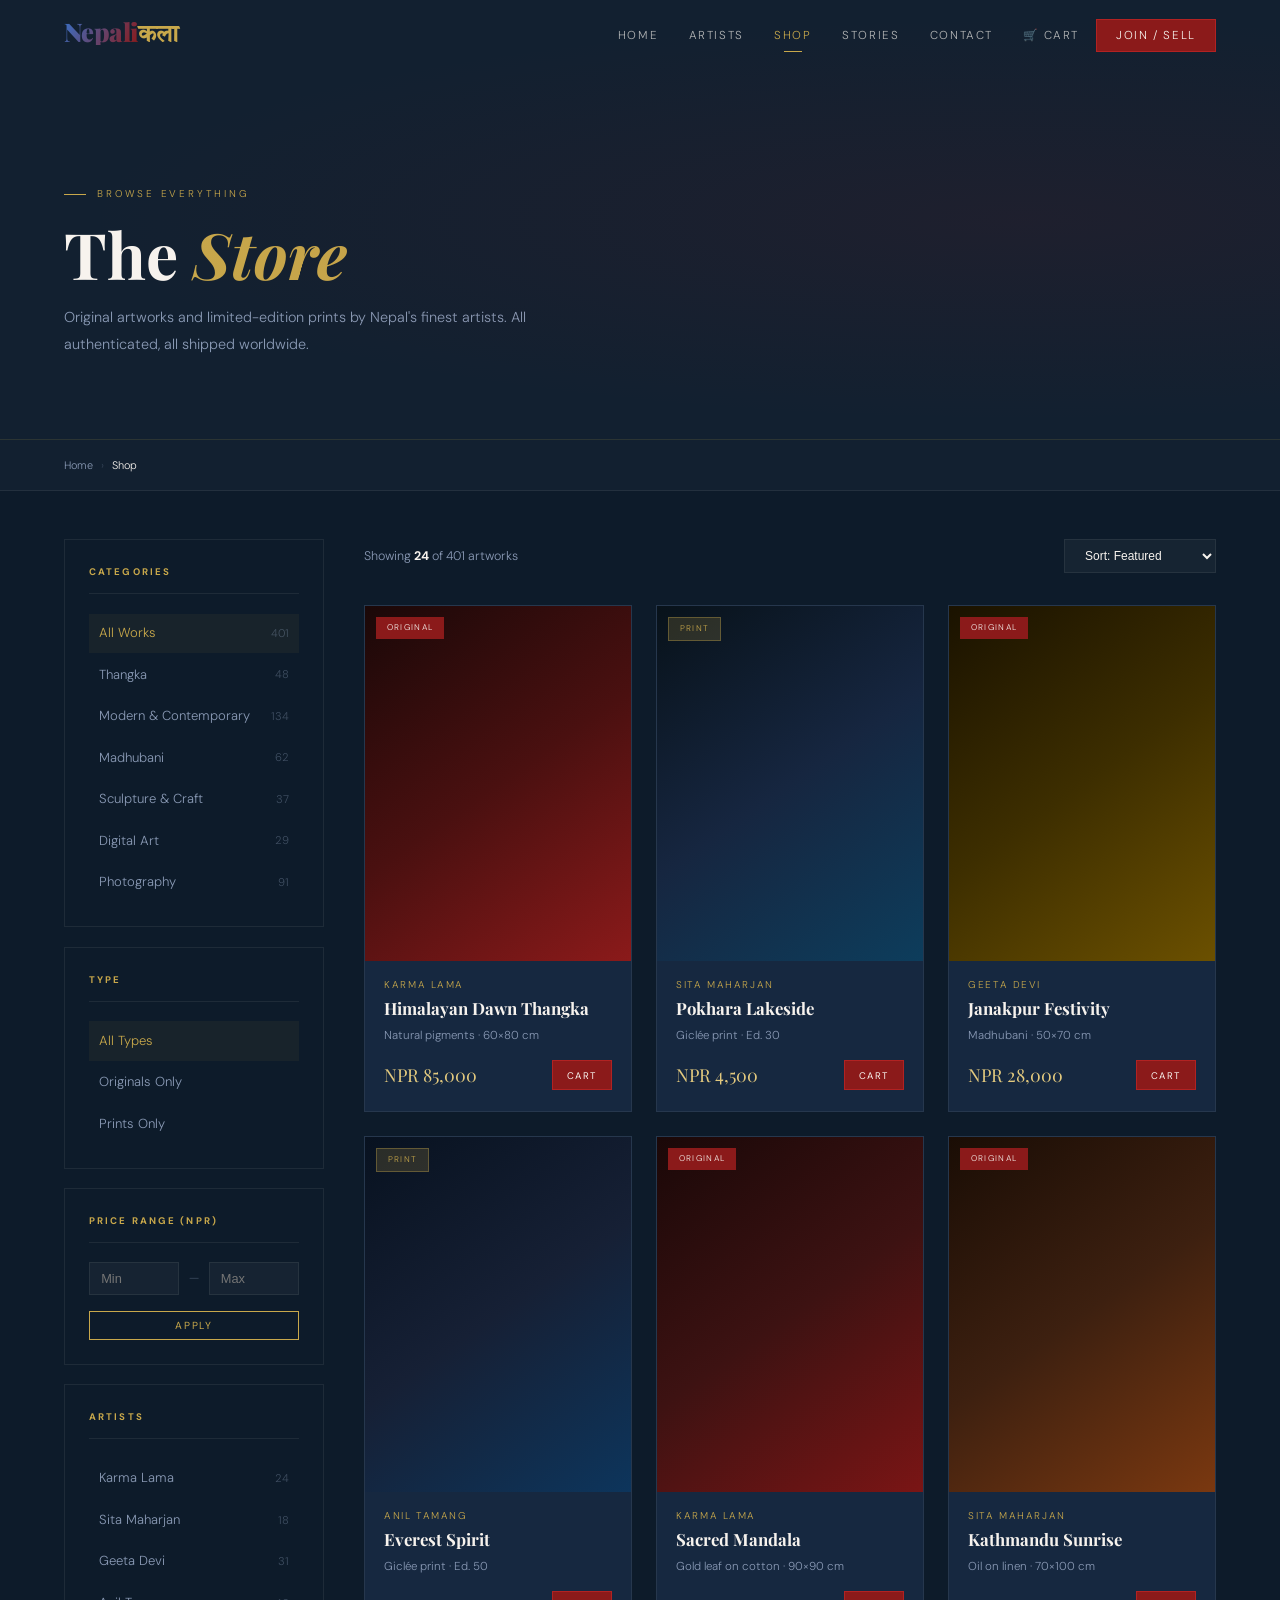
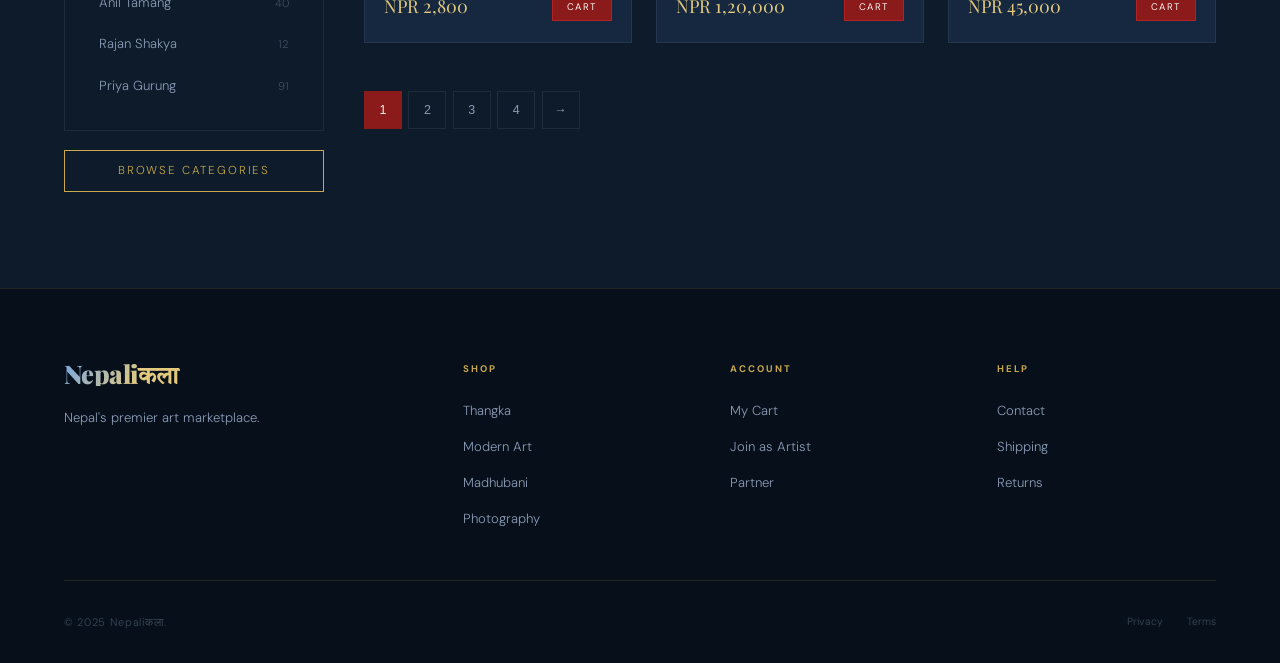
<file: shop.html>
<!DOCTYPE html>
<html lang="en">
<head>
<meta charset="UTF-8"/><meta name="viewport" content="width=device-width,initial-scale=1.0"/>
<title>Shop — Nepaliकला</title>
<link rel="stylesheet" href="styles.css"/>
<style>
.shop-layout{display:grid;grid-template-columns:260px 1fr;gap:2.5rem;padding:3rem 4rem 6rem;background:var(--navy);align-items:start;position:relative;z-index:1}
/* sidebar */
.shop-sidebar{position:sticky;top:90px}
.sidebar-block{border:1px solid var(--border-w);padding:1.5rem;margin-bottom:1.2rem}
.sidebar-block h3{font-size:.6rem;letter-spacing:.22em;text-transform:uppercase;color:var(--gold);margin-bottom:1.2rem;padding-bottom:.8rem;border-bottom:1px solid var(--border-w)}
.sidebar-list{list-style:none;display:flex;flex-direction:column;gap:.1rem}
.sidebar-list li a{display:flex;justify-content:space-between;align-items:center;padding:.55rem .6rem;font-size:.82rem;color:var(--muted);text-decoration:none;transition:color .2s,background .2s}
.sidebar-list li a:hover,.sidebar-list li a.active{color:var(--gold);background:rgba(200,168,75,.06)}
.sidebar-list li a .cnt{font-size:.7rem;color:rgba(138,154,181,.4)}
.price-range{display:flex;gap:.6rem;align-items:center;font-size:.78rem;color:var(--muted)}
.price-range input{background:rgba(255,255,255,.04);border:1px solid var(--border-w);padding:.5rem .7rem;color:var(--ivory);outline:none;width:100%;font-size:.8rem;transition:border-color .2s}
.price-range input:focus{border-color:var(--gold)}
.range-sep{flex-shrink:0;color:var(--muted-dim)}
/* main */
.shop-main{}
.shop-topbar{display:flex;justify-content:space-between;align-items:center;margin-bottom:2rem;flex-wrap:wrap;gap:1rem}
.results-count{font-size:.78rem;color:var(--muted)}
.sort-select{background:rgba(255,255,255,.04);border:1px solid var(--border-w);color:var(--ivory);padding:.5rem 1rem;font-size:.75rem;outline:none;cursor:pointer}
.sort-select option{background:var(--navy-mid)}
.shop-grid{display:grid;grid-template-columns:repeat(3,1fr);gap:1.5rem}
.pagination{display:flex;gap:.4rem;margin-top:3rem;flex-wrap:wrap}
.page-btn{width:38px;height:38px;display:flex;align-items:center;justify-content:center;font-size:.78rem;background:none;border:1px solid var(--border-w);color:var(--muted);cursor:pointer;transition:all .25s}
.page-btn.active,.page-btn:hover{background:var(--crimson);color:var(--ivory);border-color:var(--crimson)}
@media(max-width:960px){.shop-layout{grid-template-columns:1fr;padding:2rem 1.5rem 5rem}.shop-sidebar{position:static}}
@media(max-width:600px){.shop-grid{grid-template-columns:1fr}}
</style>
</head>
<body>
<nav id="navbar">
  <a href="/" class="brand"><span class="brand-latin">Nepali</span><span class="brand-deva">कला</span></a>
  <ul class="nav-links">
    <li><a href="/">Home</a></li>
    <li><a href="artistinfo.html">Artists</a></li>
    <li><a href="shop.html" class="active">Shop</a></li>
    <li><a href="blog.html">Stories</a></li>
    <li><a href="contact.html">Contact</a></li>
    <li class="nav-cart-wrap"><a href="cart.html" style="color:rgba(247,243,238,.7);text-decoration:none;font-size:.72rem;letter-spacing:.14em;text-transform:uppercase;padding:.42rem .85rem">🛒 Cart <span class="cart-count" style="display:none">0</span></a></li>
    <li><a href="join.html" class="nav-cta">Join / Sell</a></li>
  </ul>
  <div class="hamburger"><span></span><span></span><span></span></div>
</nav>

<div class="page-hero">
  <p class="eyebrow">Browse Everything</p>
  <h1>The <em>Store</em></h1>
  <p class="section-sub">Original artworks and limited-edition prints by Nepal's finest artists. All authenticated, all shipped worldwide.</p>
</div>
<div class="breadcrumb"><a href="/">Home</a><span class="sep">›</span><span class="current">Shop</span></div>

<div class="shop-layout">
  <!-- SIDEBAR -->
  <aside class="shop-sidebar">
    <div class="sidebar-block">
      <h3>Categories</h3>
      <ul class="sidebar-list">
        <li><a href="shop.html" class="active">All Works <span class="cnt">401</span></a></li>
        <li><a href="category.html?cat=thangka">Thangka <span class="cnt">48</span></a></li>
        <li><a href="category.html?cat=modern">Modern &amp; Contemporary <span class="cnt">134</span></a></li>
        <li><a href="category.html?cat=madhubani">Madhubani <span class="cnt">62</span></a></li>
        <li><a href="category.html?cat=sculpture">Sculpture &amp; Craft <span class="cnt">37</span></a></li>
        <li><a href="category.html?cat=digital">Digital Art <span class="cnt">29</span></a></li>
        <li><a href="category.html?cat=photography">Photography <span class="cnt">91</span></a></li>
      </ul>
    </div>
    <div class="sidebar-block">
      <h3>Type</h3>
      <ul class="sidebar-list filter-group" id="type-filter">
        <li><a href="#" class="active filter-btn" data-filter="all">All Types</a></li>
        <li><a href="#" class="filter-btn" data-filter="original">Originals Only</a></li>
        <li><a href="#" class="filter-btn" data-filter="print">Prints Only</a></li>
      </ul>
    </div>
    <div class="sidebar-block">
      <h3>Price Range (NPR)</h3>
      <div class="price-range">
        <input type="number" placeholder="Min" id="price-min" />
        <span class="range-sep">—</span>
        <input type="number" placeholder="Max" id="price-max" />
      </div>
      <button class="btn btn-outline btn-sm" style="margin-top:1rem;width:100%" onclick="filterPrice()">Apply</button>
    </div>
    <div class="sidebar-block">
      <h3>Artists</h3>
      <ul class="sidebar-list">
        <li><a href="artist-detail.html?id=1">Karma Lama <span class="cnt">24</span></a></li>
        <li><a href="artist-detail.html?id=2">Sita Maharjan <span class="cnt">18</span></a></li>
        <li><a href="artist-detail.html?id=3">Geeta Devi <span class="cnt">31</span></a></li>
        <li><a href="artist-detail.html?id=4">Anil Tamang <span class="cnt">40</span></a></li>
        <li><a href="artist-detail.html?id=5">Rajan Shakya <span class="cnt">12</span></a></li>
        <li><a href="artist-detail.html?id=6">Priya Gurung <span class="cnt">91</span></a></li>
      </ul>
    </div>
    <a href="#categories" class="btn btn-outline" style="width:100%;justify-content:center">Browse Categories</a>
  </aside>

  <!-- MAIN -->
  <main class="shop-main">
    <div class="shop-topbar">
      <div class="results-count">Showing <strong style="color:var(--ivory)">24</strong> of 401 artworks</div>
      <select class="sort-select"><option>Sort: Featured</option><option>Price: Low to High</option><option>Price: High to Low</option><option>Newest First</option><option>Artist A–Z</option></select>
    </div>
    <div class="shop-grid filterable-grid">

      <div class="product-card reveal" data-category="original" data-product-id="p1" data-title="Himalayan Dawn Thangka" data-price="85000" data-artist="Karma Lama" data-type="original">
        <div class="product-thumb"><div class="ap ap8"></div><span class="product-badge badge-original">Original</span>
          <div class="product-thumb-overlay"><a href="product-detail.html?id=p1" class="thumb-action">Quick View</a><button class="thumb-action btn-cart">+ Cart</button></div>
        </div>
        <div class="product-info"><a href="artist-detail.html?id=1" class="product-artist-link">Karma Lama</a><a href="product-detail.html?id=p1" class="product-title">Himalayan Dawn Thangka</a><div class="product-meta">Natural pigments · 60×80 cm</div><div class="product-price-row"><span class="product-price">NPR 85,000</span><button class="btn-cart">Cart</button></div></div>
      </div>

      <div class="product-card reveal reveal-delay-1" data-category="print" data-product-id="p2" data-title="Pokhara Lakeside" data-price="4500" data-artist="Sita Maharjan" data-type="print">
        <div class="product-thumb"><div class="ap ap2"></div><span class="product-badge badge-print">Print</span>
          <div class="product-thumb-overlay"><a href="product-detail.html?id=p2" class="thumb-action">Quick View</a><button class="thumb-action btn-cart">+ Cart</button></div>
        </div>
        <div class="product-info"><a href="artist-detail.html?id=2" class="product-artist-link">Sita Maharjan</a><a href="product-detail.html?id=p2" class="product-title">Pokhara Lakeside</a><div class="product-meta">Giclée print · Ed. 30</div><div class="product-price-row"><span class="product-price">NPR 4,500</span><button class="btn-cart">Cart</button></div></div>
      </div>

      <div class="product-card reveal reveal-delay-2" data-category="original" data-product-id="p3" data-title="Janakpur Festivity" data-price="28000" data-artist="Geeta Devi" data-type="original">
        <div class="product-thumb"><div class="ap ap3"></div><span class="product-badge badge-original">Original</span>
          <div class="product-thumb-overlay"><a href="product-detail.html?id=p3" class="thumb-action">Quick View</a><button class="thumb-action btn-cart">+ Cart</button></div>
        </div>
        <div class="product-info"><a href="artist-detail.html?id=3" class="product-artist-link">Geeta Devi</a><a href="product-detail.html?id=p3" class="product-title">Janakpur Festivity</a><div class="product-meta">Madhubani · 50×70 cm</div><div class="product-price-row"><span class="product-price">NPR 28,000</span><button class="btn-cart">Cart</button></div></div>
      </div>

      <div class="product-card reveal" data-category="print" data-product-id="p4" data-title="Everest Spirit" data-price="2800" data-artist="Anil Tamang" data-type="print">
        <div class="product-thumb"><div class="ap ap7"></div><span class="product-badge badge-print">Print</span>
          <div class="product-thumb-overlay"><a href="product-detail.html?id=p4" class="thumb-action">Quick View</a><button class="thumb-action btn-cart">+ Cart</button></div>
        </div>
        <div class="product-info"><a href="artist-detail.html?id=4" class="product-artist-link">Anil Tamang</a><a href="product-detail.html?id=p4" class="product-title">Everest Spirit</a><div class="product-meta">Giclée print · Ed. 50</div><div class="product-price-row"><span class="product-price">NPR 2,800</span><button class="btn-cart">Cart</button></div></div>
      </div>

      <div class="product-card reveal reveal-delay-1" data-category="original" data-product-id="p5" data-title="Sacred Mandala" data-price="120000" data-artist="Karma Lama" data-type="original">
        <div class="product-thumb"><div class="ap ap1"></div><span class="product-badge badge-original">Original</span>
          <div class="product-thumb-overlay"><a href="product-detail.html?id=p5" class="thumb-action">Quick View</a><button class="thumb-action btn-cart">+ Cart</button></div>
        </div>
        <div class="product-info"><a href="artist-detail.html?id=1" class="product-artist-link">Karma Lama</a><a href="product-detail.html?id=p5" class="product-title">Sacred Mandala</a><div class="product-meta">Gold leaf on cotton · 90×90 cm</div><div class="product-price-row"><span class="product-price">NPR 1,20,000</span><button class="btn-cart">Cart</button></div></div>
      </div>

      <div class="product-card reveal reveal-delay-2" data-category="original" data-product-id="p6" data-title="Kathmandu Sunrise" data-price="45000" data-artist="Sita Maharjan" data-type="original">
        <div class="product-thumb"><div class="ap ap6"></div><span class="product-badge badge-original">Original</span>
          <div class="product-thumb-overlay"><a href="product-detail.html?id=p6" class="thumb-action">Quick View</a><button class="thumb-action btn-cart">+ Cart</button></div>
        </div>
        <div class="product-info"><a href="artist-detail.html?id=2" class="product-artist-link">Sita Maharjan</a><a href="product-detail.html?id=p6" class="product-title">Kathmandu Sunrise</a><div class="product-meta">Oil on linen · 70×100 cm</div><div class="product-price-row"><span class="product-price">NPR 45,000</span><button class="btn-cart">Cart</button></div></div>
      </div>

    </div>
    <div class="pagination reveal">
      <button class="page-btn active">1</button>
      <button class="page-btn">2</button>
      <button class="page-btn">3</button>
      <button class="page-btn">4</button>
      <button class="page-btn">→</button>
    </div>
  </main>
</div>

<footer class="site-footer">
  <div class="footer-grid">
    <div><a href="/" class="brand brand-light footer-brand"><span class="brand-latin">Nepali</span><span class="brand-deva">कला</span></a><p class="footer-desc">Nepal's premier art marketplace.</p></div>
    <div class="footer-col"><h4>Shop</h4><ul><li><a href="category.html?cat=thangka">Thangka</a></li><li><a href="category.html?cat=modern">Modern Art</a></li><li><a href="category.html?cat=madhubani">Madhubani</a></li><li><a href="category.html?cat=photography">Photography</a></li></ul></div>
    <div class="footer-col"><h4>Account</h4><ul><li><a href="cart.html">My Cart</a></li><li><a href="join.html">Join as Artist</a></li><li><a href="partner.html">Partner</a></li></ul></div>
    <div class="footer-col"><h4>Help</h4><ul><li><a href="contact.html">Contact</a></li><li><a href="#">Shipping</a></li><li><a href="#">Returns</a></li></ul></div>
  </div>
  <div class="footer-bottom"><div class="footer-copy">© 2025 Nepaliकला.</div><div class="footer-links"><a href="#">Privacy</a><a href="#">Terms</a></div></div>
</footer>
<script src="script.js"></script>
<script>
function filterPrice(){
  const min=parseInt(document.getElementById('price-min').value)||0;
  const max=parseInt(document.getElementById('price-max').value)||Infinity;
  document.querySelectorAll('.product-card').forEach(c=>{
    const p=parseInt(c.dataset.price)||0;
    c.style.display=(p>=min&&p<=max)?'':'none';
  });
}
</script>
</body>
</html>
</file>
<file: styles.css>
/* ================================================================
   styles.css — Nepaliकला | Complete Design System v2
   Dark Navy × Crimson × Gold
   ================================================================ */
@import url('https://fonts.googleapis.com/css2?family=Playfair+Display:ital,wght@0,700;0,900;1,700&family=Tiro+Devanagari+Hindi:ital@0;1&family=DM+Sans:ital,wght@0,300;0,400;0,500;1,300&display=swap');

*,*::before,*::after{margin:0;padding:0;box-sizing:border-box}
:root{
  --navy:#0d1b2a; --navy-mid:#122030; --navy-lite:#1c3050; --navy-card:#162840;
  --crimson:#8b1a1a; --red:#b22222; --red-lite:#c93030;
  --gold:#c8a84b; --gold-lite:#e2c97e; --gold-dim:rgba(200,168,75,0.12);
  --ivory:#f7f3ee; --muted:#8a9ab5; --muted-dim:rgba(138,154,181,0.4);
  --border:rgba(200,168,75,0.14); --border-w:rgba(247,243,238,0.07);
  --success:#2a7a50;
  --serif:'Playfair Display',serif; --deva:'Tiro Devanagari Hindi',serif; --body:'DM Sans',sans-serif;
  --shadow:0 8px 32px rgba(0,0,0,0.45); --shadow-lg:0 20px 60px rgba(0,0,0,0.55);
}
html{scroll-behavior:smooth}
body{background:var(--navy);color:var(--ivory);font-family:var(--body);font-weight:300;line-height:1.7;overflow-x:hidden}

/* ── BRAND ── */
.brand{display:inline-flex;align-items:baseline;text-decoration:none;line-height:1}
.brand-latin{font-family:var(--serif);font-weight:900;font-size:1.6rem;background:linear-gradient(120deg,#3a6fc4 0%,var(--crimson) 100%);-webkit-background-clip:text;-webkit-text-fill-color:transparent;background-clip:text;letter-spacing:-0.02em}
.brand-deva{font-family:var(--deva);font-weight:700;font-size:1.5rem;color:var(--gold);-webkit-text-fill-color:var(--gold)}
.brand-light .brand-latin{background:linear-gradient(120deg,#7ba7e0 0%,var(--gold-lite) 100%);-webkit-background-clip:text;background-clip:text;-webkit-text-fill-color:transparent}
.brand-light .brand-deva{color:var(--gold-lite);-webkit-text-fill-color:var(--gold-lite)}

/* ── NAV ── */
nav{position:fixed;top:0;left:0;right:0;z-index:500;display:flex;align-items:center;justify-content:space-between;padding:1.2rem 4rem;transition:background .4s,padding .4s,border-color .4s;border-bottom:1px solid transparent}
nav.scrolled{background:rgba(13,27,42,.97);backdrop-filter:blur(20px);padding:.8rem 4rem;border-bottom-color:var(--border)}
.nav-links{display:flex;gap:.2rem;list-style:none;align-items:center}
.nav-links a{font-size:.72rem;letter-spacing:.14em;text-transform:uppercase;color:rgba(247,243,238,.7);text-decoration:none;padding:.42rem .85rem;position:relative;transition:color .25s,background .25s}
.nav-links a:hover{color:var(--gold);background:rgba(200,168,75,.07)}
.nav-links a.active{color:var(--gold)}
.nav-links a.active::after{content:'';position:absolute;bottom:-2px;left:50%;transform:translateX(-50%);width:18px;height:1px;background:var(--gold)}
.nav-cta{padding:.52rem 1.2rem!important;background:var(--crimson)!important;color:var(--ivory)!important;border:1px solid var(--red)!important;transition:background .25s!important}
.nav-cta:hover{background:var(--red-lite)!important}
.nav-cta.active::after{display:none!important}
.nav-cart-wrap{position:relative}
.cart-count{position:absolute;top:-5px;right:-6px;width:16px;height:16px;border-radius:50%;background:var(--crimson);color:#fff;font-size:.52rem;font-weight:500;display:flex;align-items:center;justify-content:center;pointer-events:none}
.hamburger{display:none;flex-direction:column;gap:5px;cursor:pointer;padding:4px}
.hamburger span{width:22px;height:1.5px;background:var(--ivory);display:block;transition:transform .3s,opacity .3s}

/* ── SECTIONS ── */
section,.section{padding:6rem 4rem;position:relative;z-index:1}
.eyebrow{display:inline-flex;align-items:center;gap:.7rem;font-size:.62rem;letter-spacing:.28em;text-transform:uppercase;color:var(--gold);margin-bottom:1rem}
.eyebrow::before{content:'';width:22px;height:1px;background:var(--gold)}
.section-title{font-family:var(--serif);font-size:clamp(2rem,3.5vw,3.8rem);font-weight:700;line-height:1.1;color:var(--ivory)}
.section-title em{font-style:italic;color:var(--gold)}
.section-title .red{color:var(--red-lite)}
.section-sub{font-size:.9rem;color:var(--muted);line-height:1.9;max-width:520px;margin-top:1rem}
.divider-gold{width:46px;height:2px;background:linear-gradient(90deg,var(--gold),transparent);margin:1.5rem 0}
.divider-red{width:46px;height:2px;background:linear-gradient(90deg,var(--red-lite),transparent);margin:1.5rem 0}
.dhaka-stripe{width:4px;position:absolute;top:0;left:0;height:100%;background:repeating-linear-gradient(180deg,var(--gold) 0,var(--gold) 10px,var(--crimson) 10px,var(--crimson) 20px,var(--navy-lite) 20px,var(--navy-lite) 30px);pointer-events:none}

/* ── BUTTONS ── */
.btn{display:inline-flex;align-items:center;justify-content:center;gap:.5rem;font-family:var(--body);font-size:.72rem;letter-spacing:.16em;text-transform:uppercase;text-decoration:none;border:none;cursor:pointer;padding:.88rem 2rem;transition:all .25s;line-height:1;position:relative}
.btn:active{transform:translateY(1px)}
.btn-primary{background:var(--crimson);color:var(--ivory);border:1px solid var(--red)}
.btn-primary:hover{background:var(--red-lite);box-shadow:0 0 20px rgba(178,34,34,.3);color:var(--ivory)}
.btn-gold{background:var(--gold);color:var(--navy);border:1px solid var(--gold-lite);font-weight:500}
.btn-gold:hover{background:var(--gold-lite);box-shadow:0 0 20px rgba(200,168,75,.3);color:var(--navy)}
.btn-outline{background:transparent;color:var(--gold);border:1px solid var(--gold)}
.btn-outline:hover{background:var(--gold);color:var(--navy)}
.btn-outline-w{background:transparent;color:var(--ivory);border:1px solid rgba(247,243,238,.3)}
.btn-outline-w:hover{background:rgba(247,243,238,.08);border-color:var(--ivory);color:var(--ivory)}
.btn-ghost{background:transparent;color:var(--muted);border:none;padding:0;gap:.4rem}
.btn-ghost .arr{display:inline-block;transition:transform .25s}
.btn-ghost:hover{color:var(--gold)}
.btn-ghost:hover .arr{transform:translateX(5px)}
.btn-sm{padding:.52rem 1.1rem;font-size:.64rem}
.btn-lg{padding:1.1rem 2.8rem;font-size:.78rem}

/* ── PRODUCT CARD ── */
.product-card{background:var(--navy-card);border:1px solid var(--border-w);overflow:hidden;position:relative;transition:border-color .35s,transform .35s,box-shadow .35s;display:flex;flex-direction:column}
.product-card:hover{border-color:rgba(200,168,75,.4);transform:translateY(-5px);box-shadow:var(--shadow-lg)}
.product-thumb{overflow:hidden;position:relative;background:var(--navy-lite);aspect-ratio:3/4}
.product-thumb img,.product-thumb .ap{width:100%;height:100%;object-fit:cover;display:block;transition:transform .55s ease}
.product-card:hover .product-thumb img,.product-card:hover .product-thumb .ap{transform:scale(1.06)}
.product-thumb-overlay{position:absolute;inset:0;background:rgba(13,27,42,0);display:flex;align-items:center;justify-content:center;gap:.6rem;transition:background .3s;flex-wrap:wrap;padding:.5rem}
.product-card:hover .product-thumb-overlay{background:rgba(13,27,42,.55)}
.thumb-action{opacity:0;transform:translateY(8px);transition:opacity .3s,transform .3s;padding:.58rem 1rem;background:var(--ivory);color:var(--navy);font-size:.6rem;letter-spacing:.14em;text-transform:uppercase;text-decoration:none;font-family:var(--body);cursor:pointer;border:none;font-weight:500;white-space:nowrap}
.product-card:hover .thumb-action{opacity:1;transform:translateY(0)}
.thumb-action:nth-child(2){transition-delay:.07s}
.thumb-action:hover{background:var(--gold)}
.product-badge{position:absolute;top:.7rem;left:.7rem;z-index:2;padding:.22rem .65rem;font-size:.52rem;letter-spacing:.16em;text-transform:uppercase}
.badge-original{background:var(--crimson);color:var(--ivory)}
.badge-print{background:rgba(200,168,75,.18);color:var(--gold);border:1px solid rgba(200,168,75,.35)}
.badge-sold{background:rgba(100,100,100,.3);color:var(--muted)}
.badge-new{background:#1a4f2a;color:#5dd99a}
.product-info{padding:1rem 1.2rem 1.3rem;flex:1;display:flex;flex-direction:column}
.product-artist-link{font-size:.62rem;letter-spacing:.16em;text-transform:uppercase;color:var(--gold);text-decoration:none;transition:color .2s;margin-bottom:.25rem;display:block}
.product-artist-link:hover{color:var(--gold-lite)}
.product-title{font-family:var(--serif);font-size:1.05rem;font-weight:700;color:var(--ivory);line-height:1.3;margin-bottom:.4rem;text-decoration:none;display:block;transition:color .2s}
a.product-title:hover{color:var(--gold)}
.product-meta{font-size:.72rem;color:var(--muted);margin-bottom:.9rem;flex:1}
.product-price-row{display:flex;justify-content:space-between;align-items:center;margin-top:auto;gap:.5rem}
.product-price{font-family:var(--serif);font-size:1.12rem;color:var(--gold-lite)}
.btn-cart{padding:.48rem .9rem;background:var(--crimson);color:var(--ivory);border:1px solid var(--red);font-family:var(--body);font-size:.6rem;letter-spacing:.14em;text-transform:uppercase;cursor:pointer;transition:background .25s,border-color .25s;white-space:nowrap;flex-shrink:0}
.btn-cart:hover{background:var(--red-lite)}
.btn-cart.added{background:var(--success);border-color:var(--success)}

/* ── ARTIST CARD ── */
.artist-card{background:var(--navy-card);border:1px solid var(--border-w);overflow:hidden;text-decoration:none;transition:border-color .35s,transform .35s,box-shadow .35s;display:block}
.artist-card:hover{border-color:rgba(200,168,75,.4);transform:translateY(-4px);box-shadow:var(--shadow)}
.artist-portrait{aspect-ratio:1;overflow:hidden;position:relative;background:var(--navy-lite)}
.artist-portrait img,.artist-portrait .ap{width:100%;height:100%;object-fit:cover;display:block;transition:transform .5s}
.artist-card:hover .artist-portrait img,.artist-card:hover .artist-portrait .ap{transform:scale(1.06)}
.artist-portrait-overlay{position:absolute;inset:0;background:linear-gradient(to top,rgba(13,27,42,.88) 0%,transparent 55%)}
.artist-style-tag{position:absolute;bottom:.75rem;left:.75rem;font-size:.58rem;letter-spacing:.15em;text-transform:uppercase;color:var(--gold)}
.artist-card-body{padding:1rem 1.2rem 1.2rem}
.artist-card-name{font-family:var(--serif);font-size:1.1rem;font-weight:700;color:var(--ivory)}
.artist-card-loc{font-size:.7rem;color:var(--muted);margin-top:.15rem}
.artist-card-works{font-size:.62rem;color:var(--gold);letter-spacing:.1em;margin-top:.5rem}

/* ── FORMS ── */
.form-group{display:flex;flex-direction:column;gap:.4rem}
.form-group label{font-size:.6rem;letter-spacing:.2em;text-transform:uppercase;color:var(--muted)}
.form-group input,.form-group textarea,.form-group select{background:rgba(255,255,255,.04);border:1px solid var(--border-w);padding:.8rem 1rem;font-family:var(--body);font-size:.88rem;font-weight:300;color:var(--ivory);outline:none;width:100%;transition:border-color .25s,background .25s;-webkit-appearance:none;appearance:none}
.form-group input:focus,.form-group textarea:focus,.form-group select:focus{border-color:var(--gold);background:rgba(200,168,75,.04)}
.form-group input::placeholder,.form-group textarea::placeholder{color:rgba(138,154,181,.4)}
.form-group textarea{resize:vertical;min-height:100px}
.form-group select{cursor:pointer}
.form-group select option{background:var(--navy-mid);color:var(--ivory)}
.form-row{display:grid;grid-template-columns:1fr 1fr;gap:1.2rem}
.form-hint{font-size:.68rem;color:var(--muted-dim)}
.check-label{display:flex;align-items:flex-start;gap:.75rem;font-size:.82rem;color:var(--muted);cursor:pointer;line-height:1.6}
.check-label input{width:16px;height:16px;flex-shrink:0;margin-top:3px;accent-color:var(--gold);cursor:pointer}

/* ── PAGE HERO ── */
.page-hero{padding:11rem 4rem 5rem;position:relative;z-index:1;background:var(--navy-mid);border-bottom:1px solid var(--border);overflow:hidden}
.page-hero::before{content:'';position:absolute;inset:0;background:radial-gradient(ellipse at 80% 50%,rgba(139,26,26,.1),transparent 65%);pointer-events:none}
.page-hero h1{font-family:var(--serif);font-size:clamp(2.5rem,5vw,5rem);font-weight:700;line-height:1.08}
.page-hero h1 em{font-style:italic;color:var(--gold)}

/* ── BREADCRUMB ── */
.breadcrumb{display:flex;align-items:center;gap:.5rem;font-size:.68rem;color:var(--muted);padding:1rem 4rem;background:var(--navy-mid);border-bottom:1px solid var(--border-w);position:relative;z-index:1}
.breadcrumb a{color:var(--muted);text-decoration:none;transition:color .2s}
.breadcrumb a:hover{color:var(--gold)}
.breadcrumb .sep{color:rgba(138,154,181,.3)}
.breadcrumb .current{color:var(--ivory)}

/* ── TAG ── */
.tag{display:inline-block;padding:.2rem .7rem;font-size:.58rem;letter-spacing:.16em;text-transform:uppercase;border:1px solid var(--border);color:var(--gold)}
.tag-red{border-color:rgba(178,34,34,.3);color:var(--red-lite)}
.tag-gray{border-color:var(--border-w);color:var(--muted)}

/* ── TOAST ── */
.toast{position:fixed;bottom:2rem;right:2rem;z-index:9500;background:var(--navy-mid);border:1px solid var(--gold);padding:1rem 1.4rem;min-width:260px;max-width:340px;box-shadow:var(--shadow-lg);transform:translateY(130%);opacity:0;transition:transform .4s cubic-bezier(.16,1,.3,1),opacity .35s;display:flex;align-items:center;gap:.9rem}
.toast.show{transform:translateY(0);opacity:1}
.toast-icon{color:var(--gold);font-size:1.1rem;flex-shrink:0}
.toast-title{font-family:var(--serif);font-size:.9rem;font-weight:700;margin-bottom:.1rem}
.toast-sub{font-size:.72rem;color:var(--muted)}

/* ── FOOTER ── */
.site-footer{background:#07101a;border-top:1px solid var(--border);padding:4.5rem 4rem 2rem;position:relative;z-index:1}
.footer-grid{display:grid;grid-template-columns:1.6fr 1fr 1fr 1fr;gap:3rem;padding-bottom:3rem;border-bottom:1px solid var(--border)}
.footer-brand{margin-bottom:1rem;display:inline-flex}
.footer-desc{font-size:.82rem;color:var(--muted);line-height:1.8;margin-bottom:1.5rem}
.footer-social-row{display:flex;gap:.6rem}
.footer-social-btn{width:34px;height:34px;border:1px solid var(--border-w);display:flex;align-items:center;justify-content:center;color:var(--muted);text-decoration:none;font-size:.7rem;transition:border-color .25s,color .25s,background .25s}
.footer-social-btn:hover{border-color:var(--gold);color:var(--gold);background:var(--gold-dim)}
.footer-col h4{font-size:.6rem;letter-spacing:.22em;text-transform:uppercase;color:var(--gold);margin-bottom:1.2rem}
.footer-col ul{list-style:none;display:flex;flex-direction:column;gap:.55rem}
.footer-col ul li a{font-size:.82rem;color:var(--muted);text-decoration:none;transition:color .25s}
.footer-col ul li a:hover{color:var(--ivory)}
.footer-bottom{display:flex;justify-content:space-between;align-items:center;padding-top:2rem;flex-wrap:wrap;gap:1rem}
.footer-copy{font-size:.68rem;color:rgba(138,154,181,.4);letter-spacing:.06em}
.footer-links{display:flex;gap:1.5rem}
.footer-links a{font-size:.65rem;color:rgba(138,154,181,.4);text-decoration:none;transition:color .2s}
.footer-links a:hover{color:var(--gold)}

/* ── ANIMATIONS ── */
@keyframes fadeUp{from{opacity:0;transform:translateY(24px)}to{opacity:1;transform:translateY(0)}}
@keyframes fadeIn{from{opacity:0}to{opacity:1}}
@keyframes pulse{0%,100%{opacity:1}50%{opacity:.3}}
@keyframes spin{to{transform:rotate(360deg)}}
.reveal{opacity:0;transform:translateY(28px);transition:opacity .75s ease,transform .75s ease}
.reveal.visible{opacity:1;transform:translateY(0)}
.reveal-delay-1{transition-delay:.1s}
.reveal-delay-2{transition-delay:.2s}
.reveal-delay-3{transition-delay:.3s}
.reveal-delay-4{transition-delay:.4s}

/* ── AP GRADIENTS ── */
.ap{display:block;width:100%;height:100%}
.ap1{background:linear-gradient(145deg,#1a0808,#3d1212,#7a1515)}
.ap2{background:linear-gradient(145deg,#08121a,#162640,#0d3d5c)}
.ap3{background:linear-gradient(145deg,#1a1200,#3d2e00,#6b5000)}
.ap4{background:linear-gradient(145deg,#0a1a10,#14321e,#1a5c30)}
.ap5{background:linear-gradient(145deg,#180818,#350d35,#5c1a5c)}
.ap6{background:linear-gradient(145deg,#1a0d05,#3d2010,#7a3810)}
.ap7{background:linear-gradient(145deg,#081220,#162035,#0d355c)}
.ap8{background:linear-gradient(145deg,#1a0808,#4a1010,#8b1a1a)}

/* ── RESPONSIVE ── */
@media(max-width:960px){
  nav{padding:1.1rem 1.5rem}
  nav.scrolled{padding:.75rem 1.5rem}
  .nav-links{display:none}
  .hamburger{display:flex}
  section,.section{padding:4.5rem 1.5rem}
  .page-hero{padding:9rem 1.5rem 4rem}
  .breadcrumb{padding:.9rem 1.5rem}
  .site-footer{padding:3.5rem 1.5rem 2rem}
  .footer-grid{grid-template-columns:1fr 1fr;gap:2rem}
  .footer-bottom{flex-direction:column;text-align:center}
  .form-row{grid-template-columns:1fr}
}
@media(max-width:600px){.footer-grid{grid-template-columns:1fr}}
</file>
